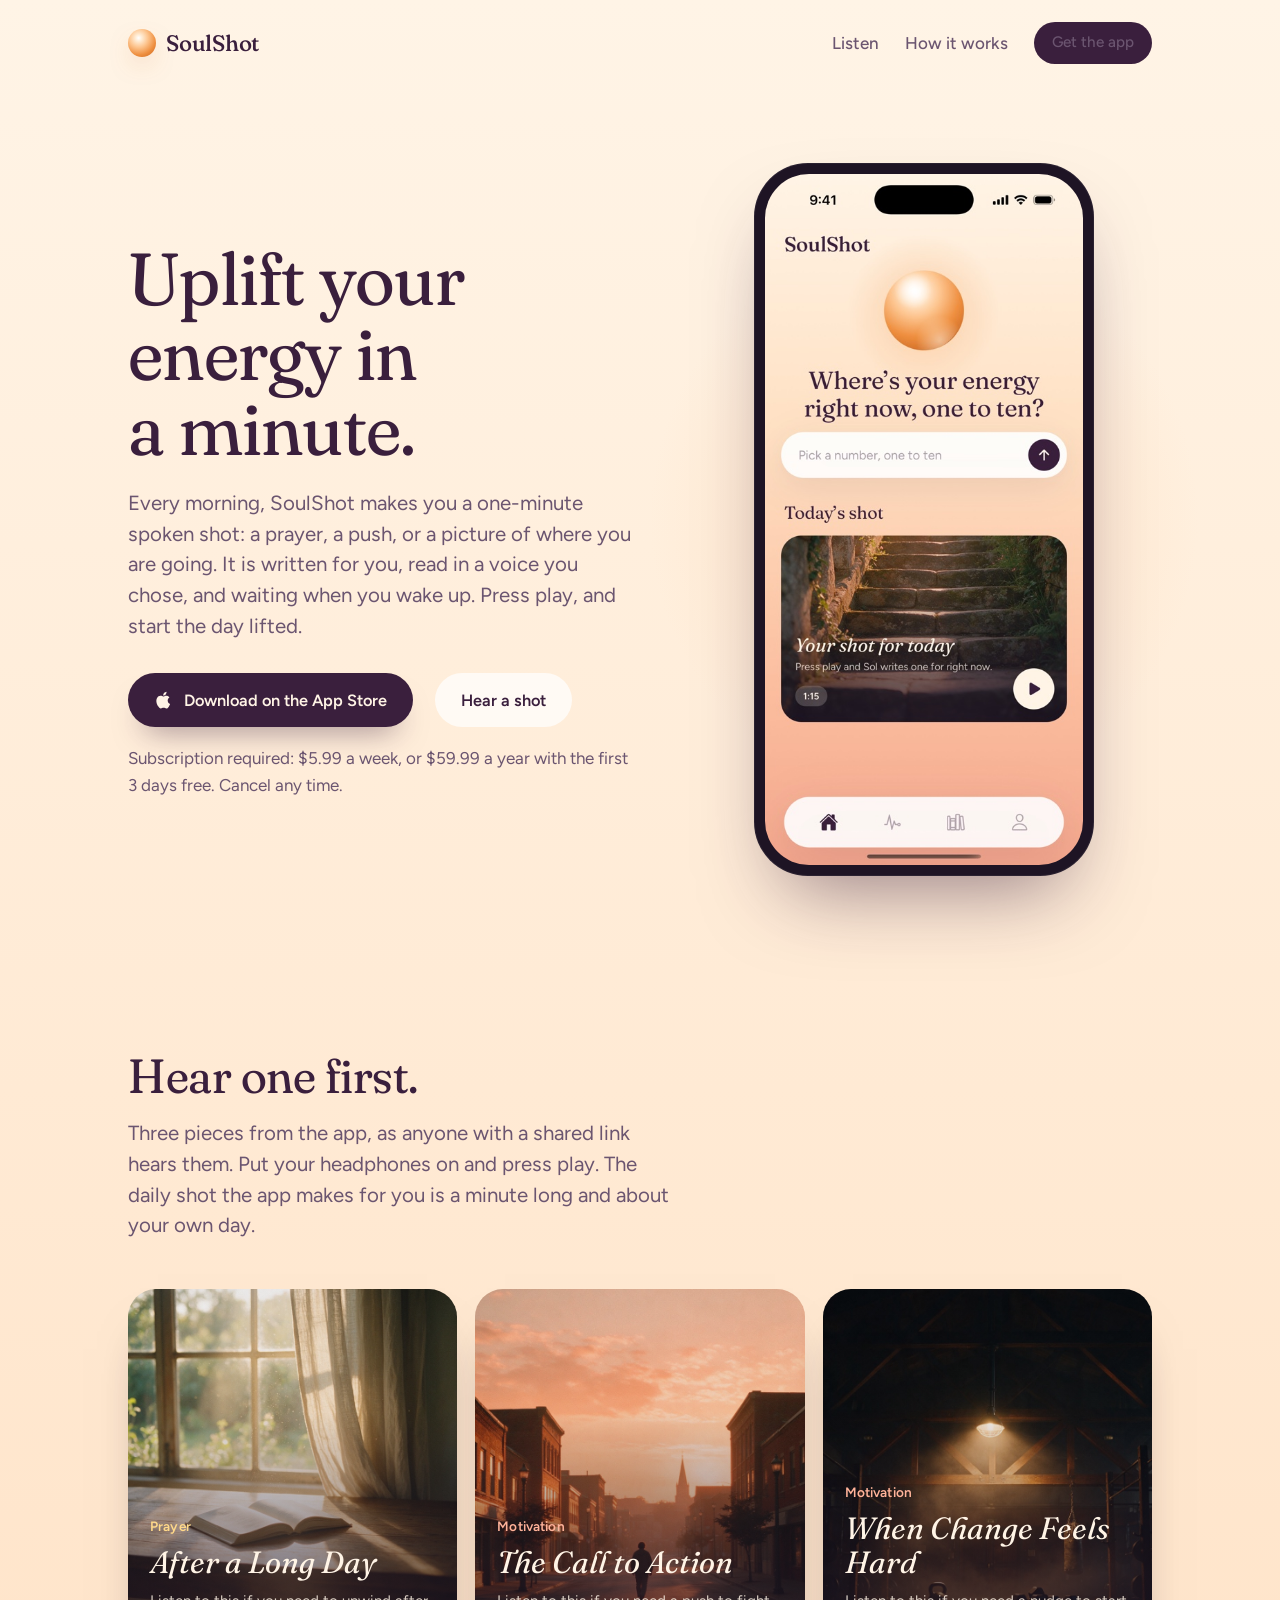
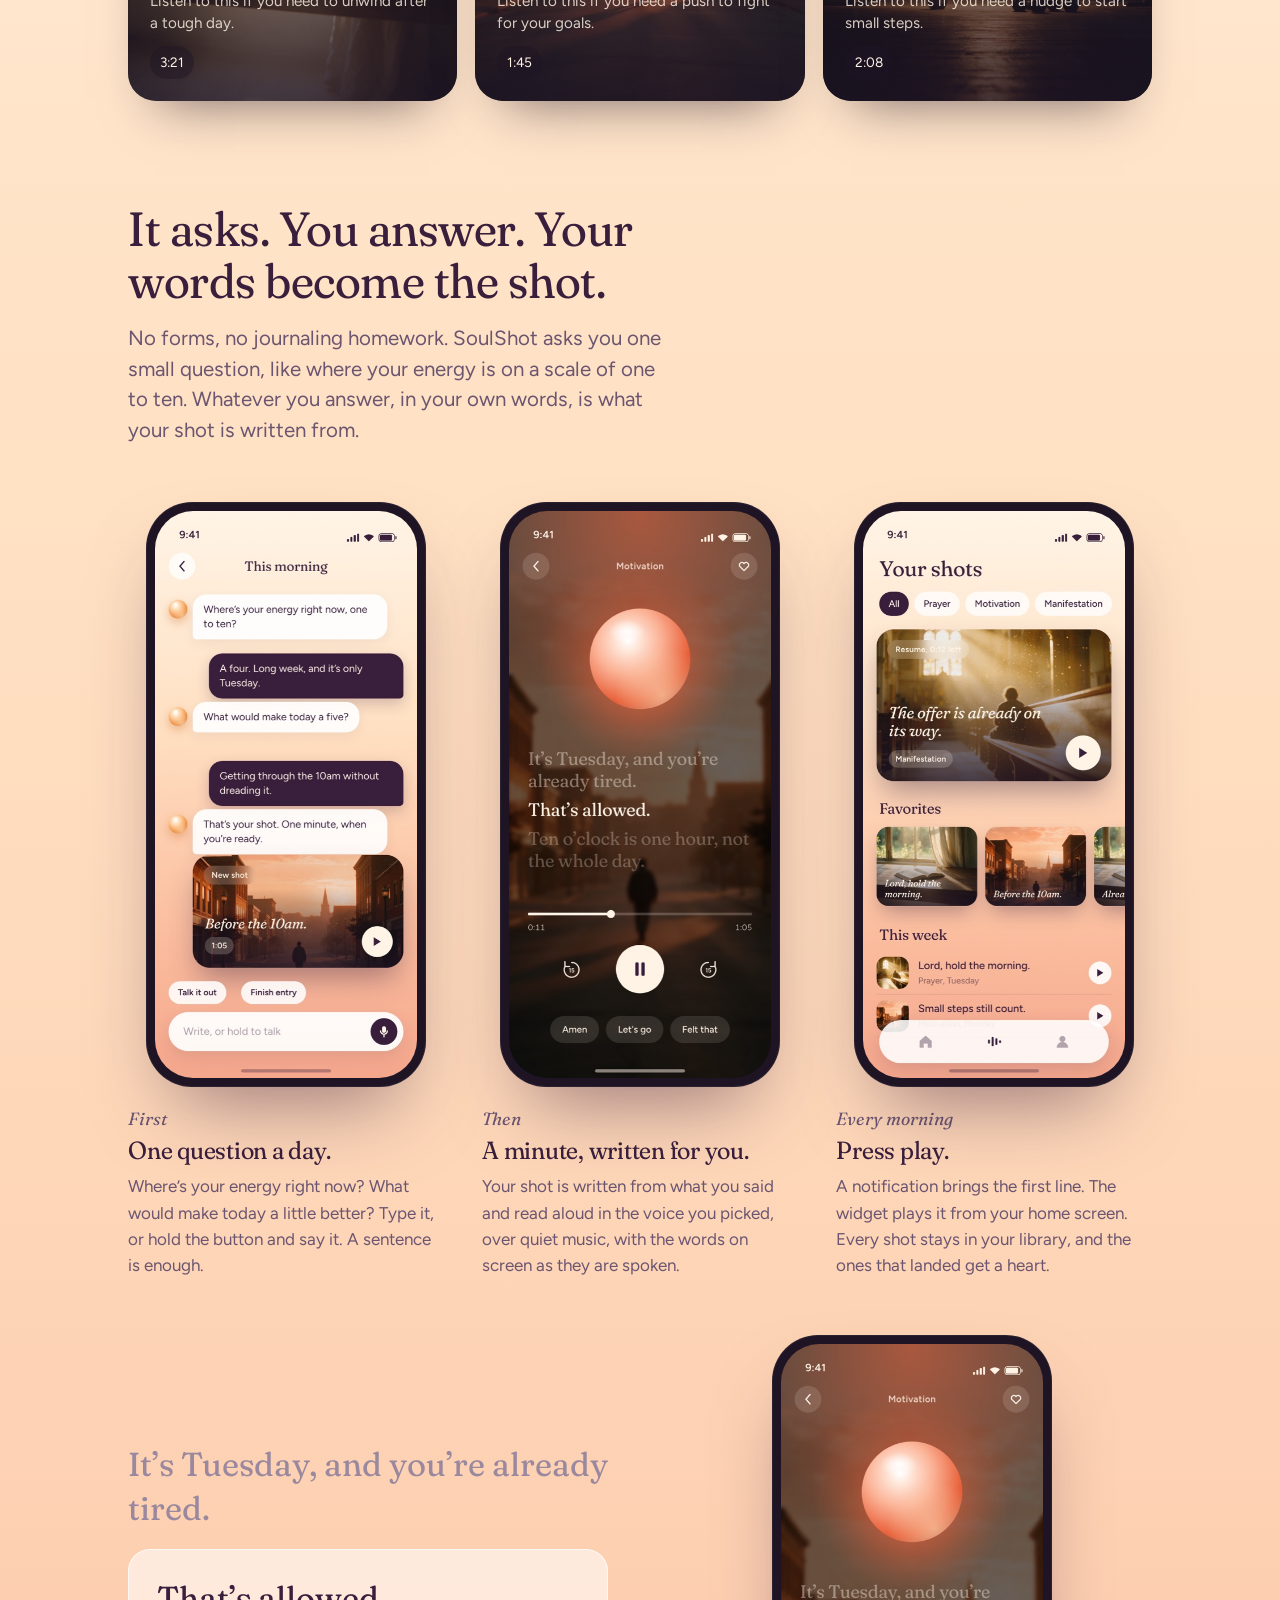
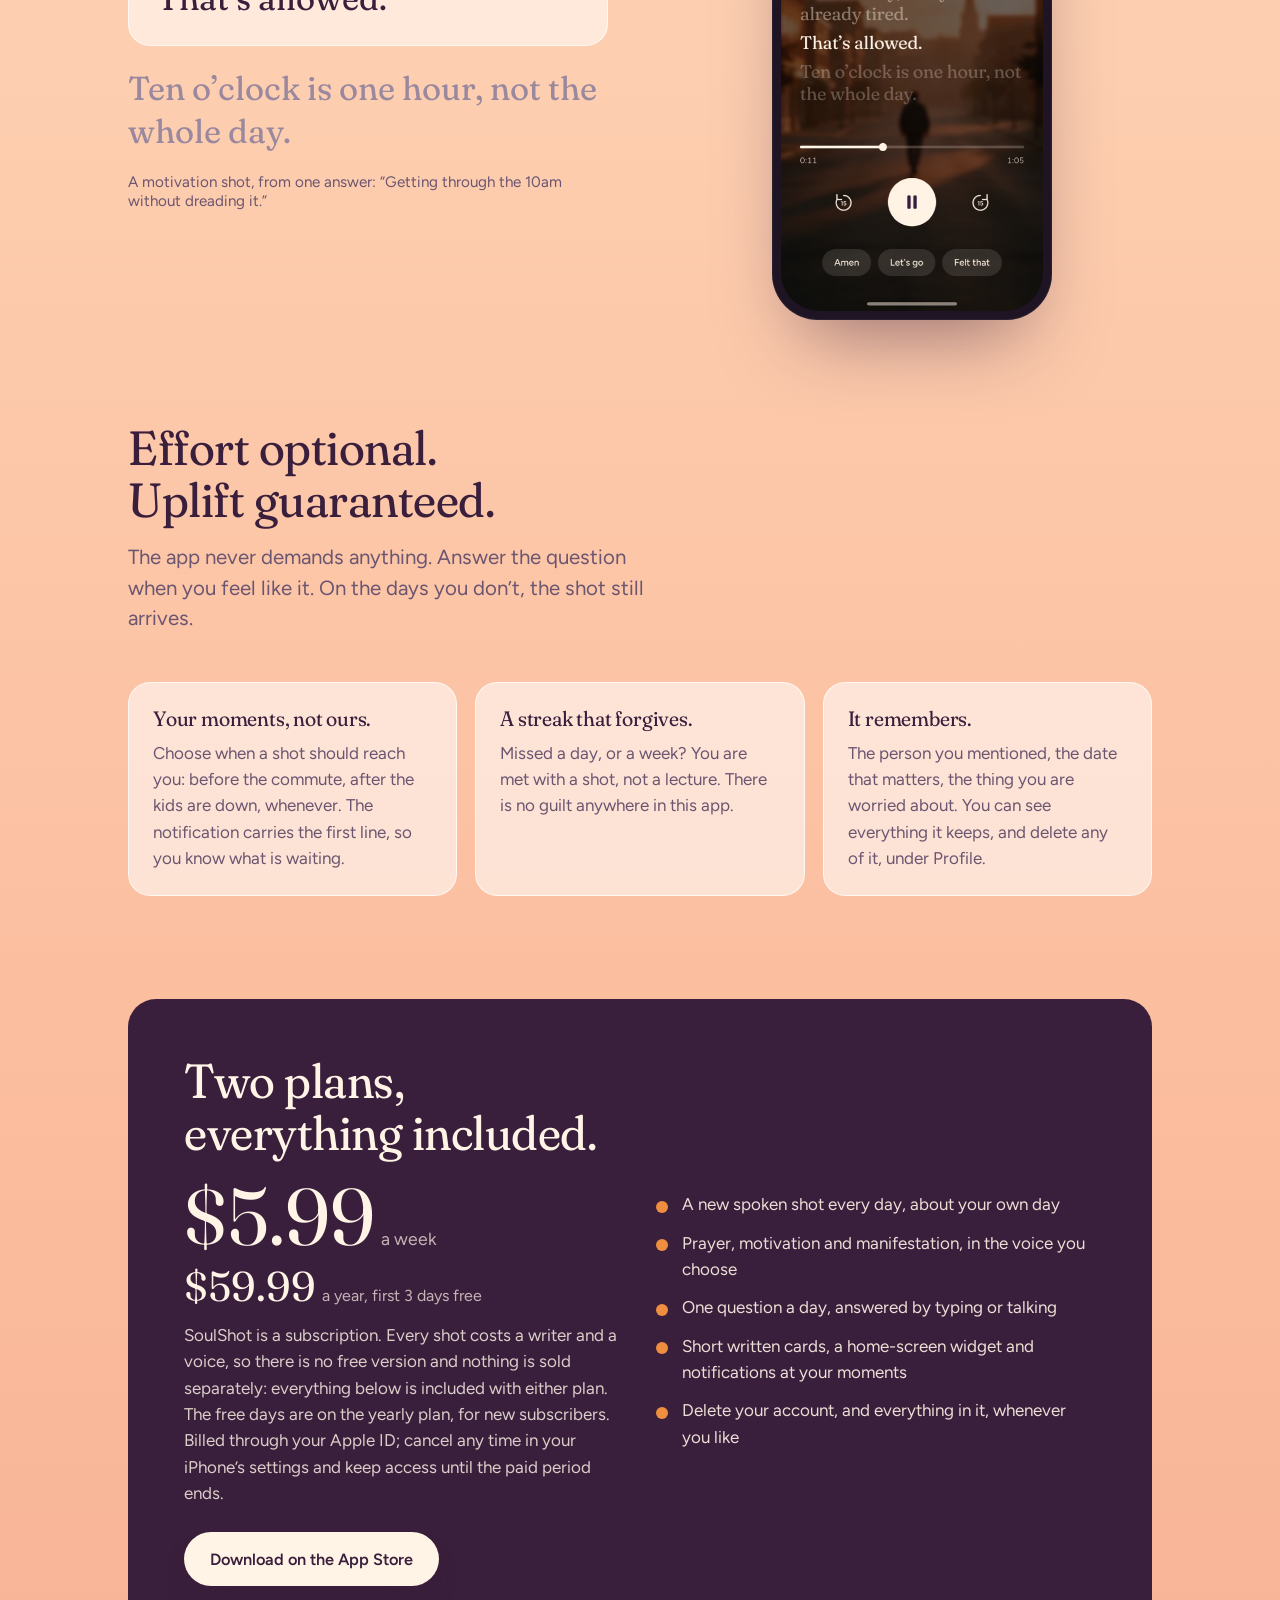
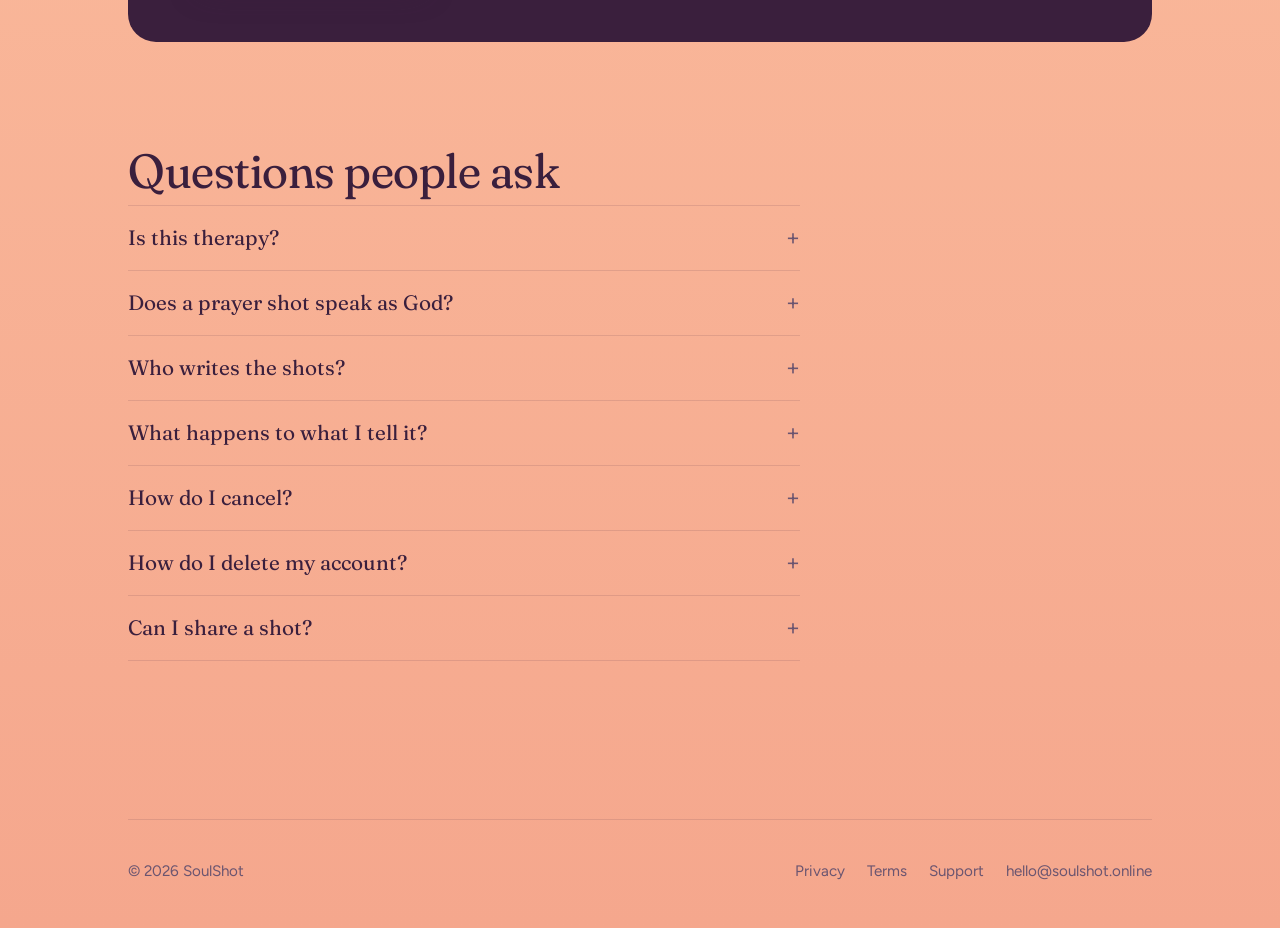
<file: index.html>
<!doctype html>
<html lang="en">
<head>
<meta charset="utf-8">
<meta name="viewport" content="width=device-width, initial-scale=1, viewport-fit=cover">
<title>SoulShot</title>
<meta name="description" content="Uplift your energy in a minute. A one-minute spoken shot of prayer, motivation or manifestation, made for you every morning. Press play. Subscription required.">
<link rel="canonical" href="https://soulshot.online/">
<meta property="og:type" content="website">
<meta property="og:site_name" content="SoulShot">
<meta property="og:title" content="SoulShot">
<meta property="og:description" content="Uplift your energy in a minute. A one-minute spoken shot of prayer, motivation or manifestation, made for you every morning.">
<meta property="og:url" content="https://soulshot.online/">
<meta property="og:image" content="https://soulshot.online/img/og.png">
<meta name="twitter:card" content="summary_large_image">
<meta name="theme-color" content="#FFF4E6">
<meta name="apple-itunes-app" content="app-id=6813150517">
<link rel="icon" href="img/favicon.png" type="image/png">
<link rel="apple-touch-icon" href="img/apple-touch-icon.png">
<link rel="preconnect" href="https://fonts.googleapis.com">
<link rel="preconnect" href="https://fonts.gstatic.com" crossorigin>
<link rel="stylesheet" href="https://fonts.googleapis.com/css2?family=Fraunces:ital,opsz,wght,SOFT@0,9..144,400;0,9..144,500;1,9..144,400;1,9..144,500&family=Figtree:wght@400;500;600&display=swap">
<link rel="stylesheet" href="site.css">
<script>
  // Shared shots used to open at the site root (?t=token). They now live at /s/.
  (function(){var q=location.search;if(/[?&]t=/.test(q)){location.replace('s/'+q+location.hash)}})();
</script>
</head>
<body>
<div class="sky">
<header class="wrap">
  <nav class="nav" aria-label="Site">
    <a class="brand" href="./"><span class="orb" aria-hidden="true"></span>SoulShot</a>
    <div class="nav-links">
      <a class="plain listen-only" href="#listen" hidden>Listen</a>
      <a class="plain" href="#how">How it works</a>
      <a class="btn sm" href="https://apps.apple.com/app/id6813150517">Get the app</a>
    </div>
  </nav>
</header>

<main class="wrap">
  <section class="hero" aria-labelledby="hero-title">
    <div class="hero-copy">
      <h1 id="hero-title">Uplift your energy in a minute.</h1>
      <p class="lede">Every morning, SoulShot makes you a one-minute spoken shot: a prayer, a push, or a picture of where you are going. It is written for you, read in a voice you chose, and waiting when you wake up. Press play, and start the day lifted.</p>
      <div class="hero-cta">
        <a class="btn" href="https://apps.apple.com/app/id6813150517">
          <svg viewBox="0 0 24 24" aria-hidden="true"><path d="M16.4 12.6c0-2.5 2-3.7 2.1-3.7-1.2-1.7-3-1.9-3.6-2-1.5-.2-3 .9-3.8.9-.8 0-2-.9-3.3-.8-1.7 0-3.2 1-4.1 2.5-1.8 3-.5 7.6 1.3 10.1.9 1.2 1.9 2.6 3.2 2.6 1.3-.1 1.8-.8 3.3-.8 1.6 0 2 .8 3.3.8 1.4 0 2.3-1.3 3.1-2.5 1-1.4 1.4-2.8 1.4-2.9-.1 0-2.9-1.1-2.9-4.2zM14 5.3c.7-.8 1.2-2 1-3.2-1 .1-2.2.7-2.9 1.5-.6.7-1.2 1.9-1.1 3.1 1.1.1 2.3-.6 3-1.4z"/></svg>
          Download on the App Store
        </a>
        <a class="btn ghost listen-only" href="#listen" hidden>Hear a shot</a>
      </div>
      <p class="hero-price">Subscription required: $5.99 a week, or $59.99 a year with the first 3 days free. Cancel any time.</p>
    </div>
    <div class="hero-art">
      <div class="orb-video" aria-hidden="true">
        <video autoplay muted loop playsinline src="img/orb.mp4"></video>
      </div>
      <div class="glow" aria-hidden="true"></div>
      <div class="phone">
        <img src="img/home.jpg" width="1000" height="2174" alt="The SoulShot home screen: the orb, the question ‘Where’s your energy right now, one to ten?’, and today’s shot ready to play." fetchpriority="high">
      </div>
    </div>
  </section>

  <section class="section" id="listen" aria-labelledby="listen-title">
    <div class="section-head">
      <h2 id="listen-title" data-live="Hear one first." data-still="Three kinds of shot. You choose.">Three kinds of shot. You choose.</h2>
      <p class="lede" id="listen-lede" data-live="Three pieces from the app, as anyone with a shared link hears them. Put your headphones on and press play. The daily shot the app makes for you is a minute long and about your own day." data-still="Pick the kind of lift you want, and change it whenever you like.">Pick the kind of lift you want, and change it whenever you like.</p>
    </div>
    <div class="lanes samples" id="samples">
      <article class="shot prayer sample" data-token="long-d6a1d5a7-d20a-48a1-bf06-2ded9d63ea09">
        <img src="img/prayer.jpg" alt="" loading="lazy">
        <div class="lane">Prayer</div>
        <div class="title">After a Long Day</div>
        <p class="desc">Listen to this if you need to unwind after a tough day.</p>
        <div class="bar" aria-hidden="true"><i></i></div>
        <div class="meta"><span class="dur">3:21</span><button class="play" type="button" aria-label="Play After a Long Day"><svg class="ic-play" viewBox="0 0 24 24"><path d="M8 5v14l11-7z"/></svg><svg class="ic-pause" viewBox="0 0 24 24"><path d="M6 5h4v14H6zm8 0h4v14h-4z"/></svg></button></div>
      </article>
      <article class="shot motivation sample" data-token="long-bce236e6-82da-464e-83e7-87c27c03a95f">
        <img src="img/motivation.jpg" alt="" loading="lazy">
        <div class="lane">Motivation</div>
        <div class="title">The Call to Action</div>
        <p class="desc">Listen to this if you need a push to fight for your goals.</p>
        <div class="bar" aria-hidden="true"><i></i></div>
        <div class="meta"><span class="dur">1:45</span><button class="play" type="button" aria-label="Play The Call to Action"><svg class="ic-play" viewBox="0 0 24 24"><path d="M8 5v14l11-7z"/></svg><svg class="ic-pause" viewBox="0 0 24 24"><path d="M6 5h4v14H6zm8 0h4v14h-4z"/></svg></button></div>
      </article>
      <article class="shot motivation sample" data-token="long-a0811104-c10b-48c2-85b3-9d3c6eac5b7a">
        <img src="img/fire.jpg" alt="" loading="lazy">
        <div class="lane">Motivation</div>
        <div class="title">When Change Feels Hard</div>
        <p class="desc">Listen to this if you need a nudge to start small steps.</p>
        <div class="bar" aria-hidden="true"><i></i></div>
        <div class="meta"><span class="dur">2:08</span><button class="play" type="button" aria-label="Play When Change Feels Hard"><svg class="ic-play" viewBox="0 0 24 24"><path d="M8 5v14l11-7z"/></svg><svg class="ic-pause" viewBox="0 0 24 24"><path d="M6 5h4v14H6zm8 0h4v14h-4z"/></svg></button></div>
      </article>
    </div>
    <div class="now" id="now" hidden>
      <div class="now-head"><span class="now-lane" id="now-lane"></span><span class="now-title serif" id="now-title"></span></div>
      <div class="now-words" id="now-words"></div>
    </div>
    <audio id="voice" preload="none"></audio>
    <audio id="bed" preload="none" loop></audio>
  </section>

  <section class="section" id="how" aria-labelledby="how-title">
    <div class="section-head">
      <h2 id="how-title">It asks. You answer. Your words become the shot.</h2>
      <p class="lede">No forms, no journaling homework. SoulShot asks you one small question, like where your energy is on a scale of one to ten. Whatever you answer, in your own words, is what your shot is written from.</p>
    </div>
    <div class="steps">
      <div class="step">
        <div class="phone sm"><img src="img/thread.jpg" width="1000" height="2164" alt="A conversation in the app: it asks where your energy is, you say a four, it asks what would make today a five." loading="lazy"></div>
        <div>
          <div class="step-num">First</div>
          <h3>One question a day.</h3>
          <p>Where’s your energy right now? What would make today a little better? Type it, or hold the button and say it. A sentence is enough.</p>
        </div>
      </div>
      <div class="step">
        <div class="phone sm"><img src="img/player.jpg" width="1000" height="2164" alt="The player: a dark photo, the orb, and the shot’s words lighting up line by line as they are spoken." loading="lazy"></div>
        <div>
          <div class="step-num">Then</div>
          <h3>A minute, written for you.</h3>
          <p>Your shot is written from what you said and read aloud in the voice you picked, over quiet music, with the words on screen as they are spoken.</p>
        </div>
      </div>
      <div class="step">
        <div class="phone sm"><img src="img/library.jpg" width="1000" height="2164" alt="The library: every shot kept as a photo card, with the ones you hearted." loading="lazy"></div>
        <div>
          <div class="step-num">Every morning</div>
          <h3>Press play.</h3>
          <p>A notification brings the first line. The widget plays it from your home screen. Every shot stays in your library, and the ones that landed get a heart.</p>
        </div>
      </div>
    </div>
    <div class="words">
      <div class="script" aria-label="Sample shot">
        <p>It’s Tuesday, and you’re already tired.</p>
        <p class="now">That’s allowed.</p>
        <p>Ten o’clock is one hour, not the whole day.</p>
        <small>A motivation shot, from one answer: “Getting through the 10am without dreading it.”</small>
      </div>
      <div class="phone sm"><img src="img/player.jpg" width="1000" height="2164" alt="" loading="lazy"></div>
    </div>
  </section>

  <section class="section" id="ritual" aria-labelledby="ritual-title">
    <div class="section-head">
      <h2 id="ritual-title">Effort optional. Uplift guaranteed.</h2>
      <p class="lede">The app never demands anything. Answer the question when you feel like it. On the days you don’t, the shot still arrives.</p>
    </div>
    <div class="ritual">
      <div>
        <h3>Your moments, not ours.</h3>
        <p>Choose when a shot should reach you: before the commute, after the kids are down, whenever. The notification carries the first line, so you know what is waiting.</p>
      </div>
      <div>
        <h3>A streak that forgives.</h3>
        <p>Missed a day, or a week? You are met with a shot, not a lecture. There is no guilt anywhere in this app.</p>
      </div>
      <div>
        <h3>It remembers.</h3>
        <p>The person you mentioned, the date that matters, the thing you are worried about. You can see everything it keeps, and delete any of it, under Profile.</p>
      </div>
    </div>
  </section>

  <section class="section" id="price" aria-labelledby="price-title">
    <div class="price">
      <div>
        <h2 id="price-title">Two plans, everything included.</h2>
        <div class="amount" style="margin-top:18px">$5.99<span>a week</span></div>
        <div class="amount alt">$59.99<span>a year, first 3 days free</span></div>
        <p>SoulShot is a subscription. Every shot costs a writer and a voice, so there is no free version and nothing is sold separately: everything below is included with either plan. The free days are on the yearly plan, for new subscribers. Billed through your Apple ID; cancel any time in your iPhone’s settings and keep access until the paid period ends.</p>
        <a class="btn" href="https://apps.apple.com/app/id6813150517" style="margin-top:26px">Download on the App Store</a>
      </div>
      <ul>
        <li>A new spoken shot every day, about your own day</li>
        <li>Prayer, motivation and manifestation, in the voice you choose</li>
        <li>One question a day, answered by typing or talking</li>
        <li>Short written cards, a home-screen widget and notifications at your moments</li>
        <li>Delete your account, and everything in it, whenever you like</li>
      </ul>
    </div>
  </section>

  <section class="section" id="faq" aria-labelledby="faq-title">
    <h2 id="faq-title">Questions people ask</h2>
    <div class="faq">
      <details>
        <summary>Is this therapy?</summary>
        <p>No. SoulShot asks a question and writes you a minute of encouragement from your answer. It is not medical, psychological, financial or legal advice. If something you write suggests you may be in danger, the app shows support resources instead of a reply.</p>
      </details>
      <details>
        <summary>Does a prayer shot speak as God?</summary>
        <p>Never. A prayer shot is written in your own voice, addressed to God as you understand God. It does not claim to know God’s will, and you can tell the app your tradition so the words fit.</p>
      </details>
      <details>
        <summary>Who writes the shots?</summary>
        <p>AI writes and voices them, from your own answers, with rules about what a shot may and may not say. A shot can still miss the point; tap thumbs-down and the next one learns from it.</p>
      </details>
      <details>
        <summary>What happens to what I tell it?</summary>
        <p>It is used for one thing: to write your shots. Entries are stored encrypted and only your account can read them. We do not sell your information or use it for ads. The <a href="privacy/">Privacy Policy</a> lists every company that touches it and why.</p>
      </details>
      <details>
        <summary>How do I cancel?</summary>
        <p>In your iPhone’s Settings: tap your name, then Subscriptions, then SoulShot. Cancel at least 24 hours before the current period ends (or before the free days end) to avoid the next charge. You keep access until then.</p>
      </details>
      <details>
        <summary>How do I delete my account?</summary>
        <p>Profile, then Delete account. It removes every entry, every shot and its audio, and everything the app remembered. It cannot be undone, and it does not cancel your subscription, so cancel first.</p>
      </details>
      <details>
        <summary>Can I share a shot?</summary>
        <p>Yes. Tap Share in the player and you get a link anyone can open in a browser, no app needed. Only that one shot is on the link.</p>
      </details>
    </div>
  </section>
</main>

<script>
(function(){
  // The hero clip: some browsers hold a muted autoplay until the page settles.
  var v=document.querySelector('.orb-video video');
  if(v){var go=function(){v.play().catch(function(){})};if(v.readyState>=2)go();else v.addEventListener('canplay',go,{once:true})}

  // The samples: three published long plays, fetched from the share function
  // by their public id (the same way a shared link plays), voice over the
  // lane's music bed. A card with no token stays a still card.
  var API='https://uipfkozpxhfnmvrdkhsc.supabase.co/functions/v1/share/';
  var voice=document.getElementById('voice'),bed=document.getElementById('bed');
  var cards=Array.prototype.slice.call(document.querySelectorAll('.sample'));
  var live=cards.filter(function(c){return c.dataset.token});
  var on=live.length>0,h=document.getElementById('listen-title'),l=document.getElementById('listen-lede');
  h.textContent=on?h.dataset.live:h.dataset.still;l.textContent=on?l.dataset.live:l.dataset.still;
  Array.prototype.forEach.call(document.querySelectorAll('.listen-only'),function(a){a.hidden=!on});
  cards.forEach(function(c){if(!c.dataset.token)c.classList.add('still')});
  var current=null,gain=0,fade=null;
  function fmt(s){s=Math.max(0,Math.round(s));return Math.floor(s/60)+':'+String(s%60).padStart(2,'0')}
  function ramp(to,ms,done){clearInterval(fade);var from=bed.volume,steps=10,i=0;fade=setInterval(function(){i++;bed.volume=Math.max(0,Math.min(1,from+(to-from)*i/steps));if(i>=steps){clearInterval(fade);done&&done()}},ms/steps)}
  var now=document.getElementById('now');
  function showWords(card,s){
    document.getElementById('now-lane').textContent=card.querySelector('.lane').textContent;
    document.getElementById('now-title').textContent=s.title||'';
    var w=document.getElementById('now-words');w.innerHTML='';
    String(s.script||'').split(/\n+/).forEach(function(p){p=p.trim();if(!p)return;var el=document.createElement('p');el.textContent=p;w.appendChild(el)});
    now.hidden=false;
  }
  function stop(){if(!current)return;voice.pause();current.classList.remove('playing');current.querySelector('.bar i').style.width='0';current=null}
  live.forEach(function(card){
    var btn=card.querySelector('.play'),shot=null;
    fetch(API+encodeURIComponent(card.dataset.token)+'?format=json',{headers:{accept:'application/json'}})
      .then(function(r){if(!r.ok)throw 0;return r.json()})
      .then(function(s){shot=s;if(s.title)card.querySelector('.title').textContent=s.title;if(s.durationSeconds)card.querySelector('.dur').textContent=fmt(s.durationSeconds)})
      .catch(function(){card.classList.add('still')});
    btn.addEventListener('click',function(){
      if(current===card){if(voice.paused){voice.play()}else{voice.pause()}return}
      if(!shot||!shot.audioUrl)return;
      stop();current=card;showWords(card,shot);
      voice.src=shot.audioUrl;
      gain=shot.bed&&shot.bed.url?Math.max(0,Math.min(1,shot.bed.gain||0.3)):0;
      if(gain){bed.src=shot.bed.url;bed.volume=0}
      voice.play().catch(function(){});
    });
  });
  voice.addEventListener('play',function(){if(!current)return;current.classList.add('playing');current.querySelector('.play').setAttribute('aria-label','Pause');if(gain){bed.play().catch(function(){});ramp(gain,900)}});
  voice.addEventListener('pause',function(){if(!current)return;current.classList.remove('playing');current.querySelector('.play').setAttribute('aria-label','Play');if(gain&&!voice.ended)ramp(0,400,function(){bed.pause()})});
  voice.addEventListener('timeupdate',function(){if(current&&voice.duration)current.querySelector('.bar i').style.width=(voice.currentTime/voice.duration*100)+'%'});
  voice.addEventListener('ended',function(){if(gain)ramp(0,1500,function(){bed.pause();bed.currentTime=0});stop()});
})();
</script>

<footer class="wrap">
  <div class="foot">
    <div>© 2026 SoulShot</div>
    <nav aria-label="Legal">
      <a href="privacy/">Privacy</a>
      <a href="terms/">Terms</a>
      <a href="support/">Support</a>
      <a href="mailto:hello@soulshot.online">hello@soulshot.online</a>
    </nav>
  </div>
</footer>
</div>
</body>
</html>
</file>
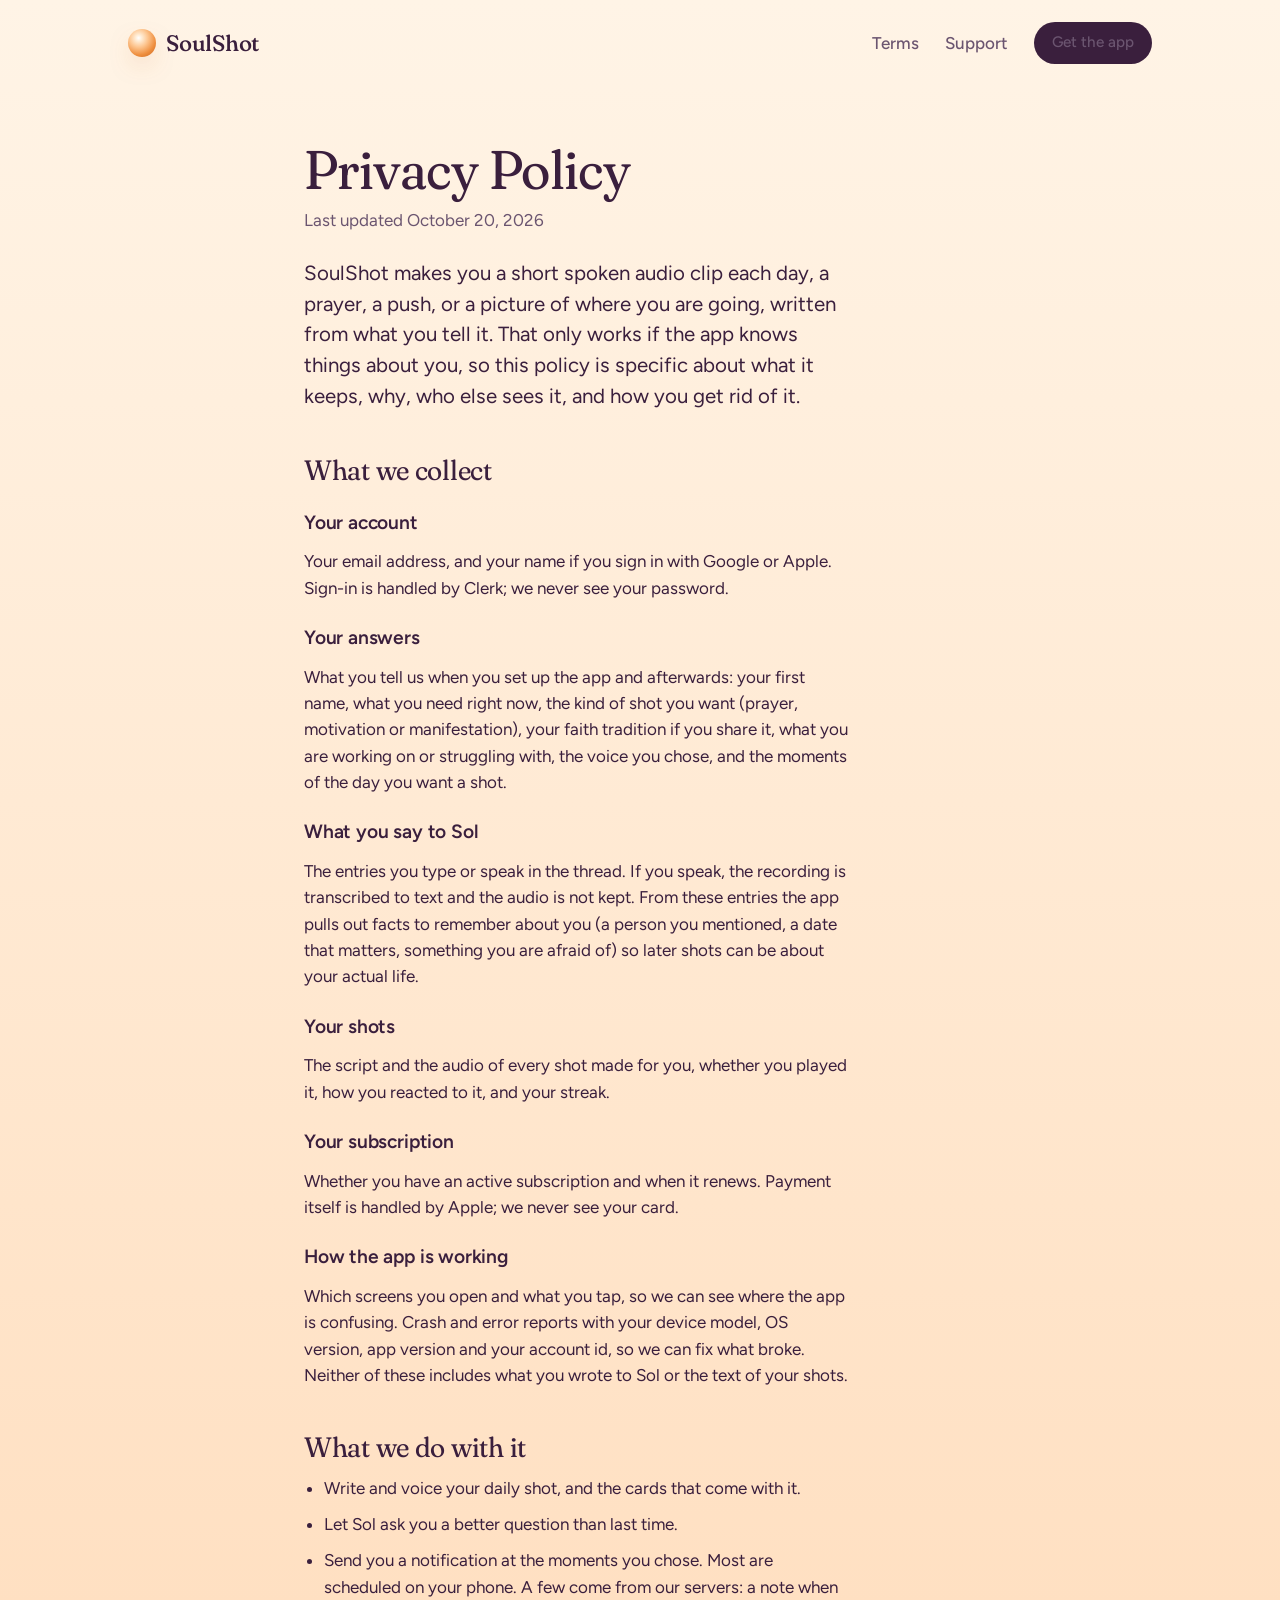
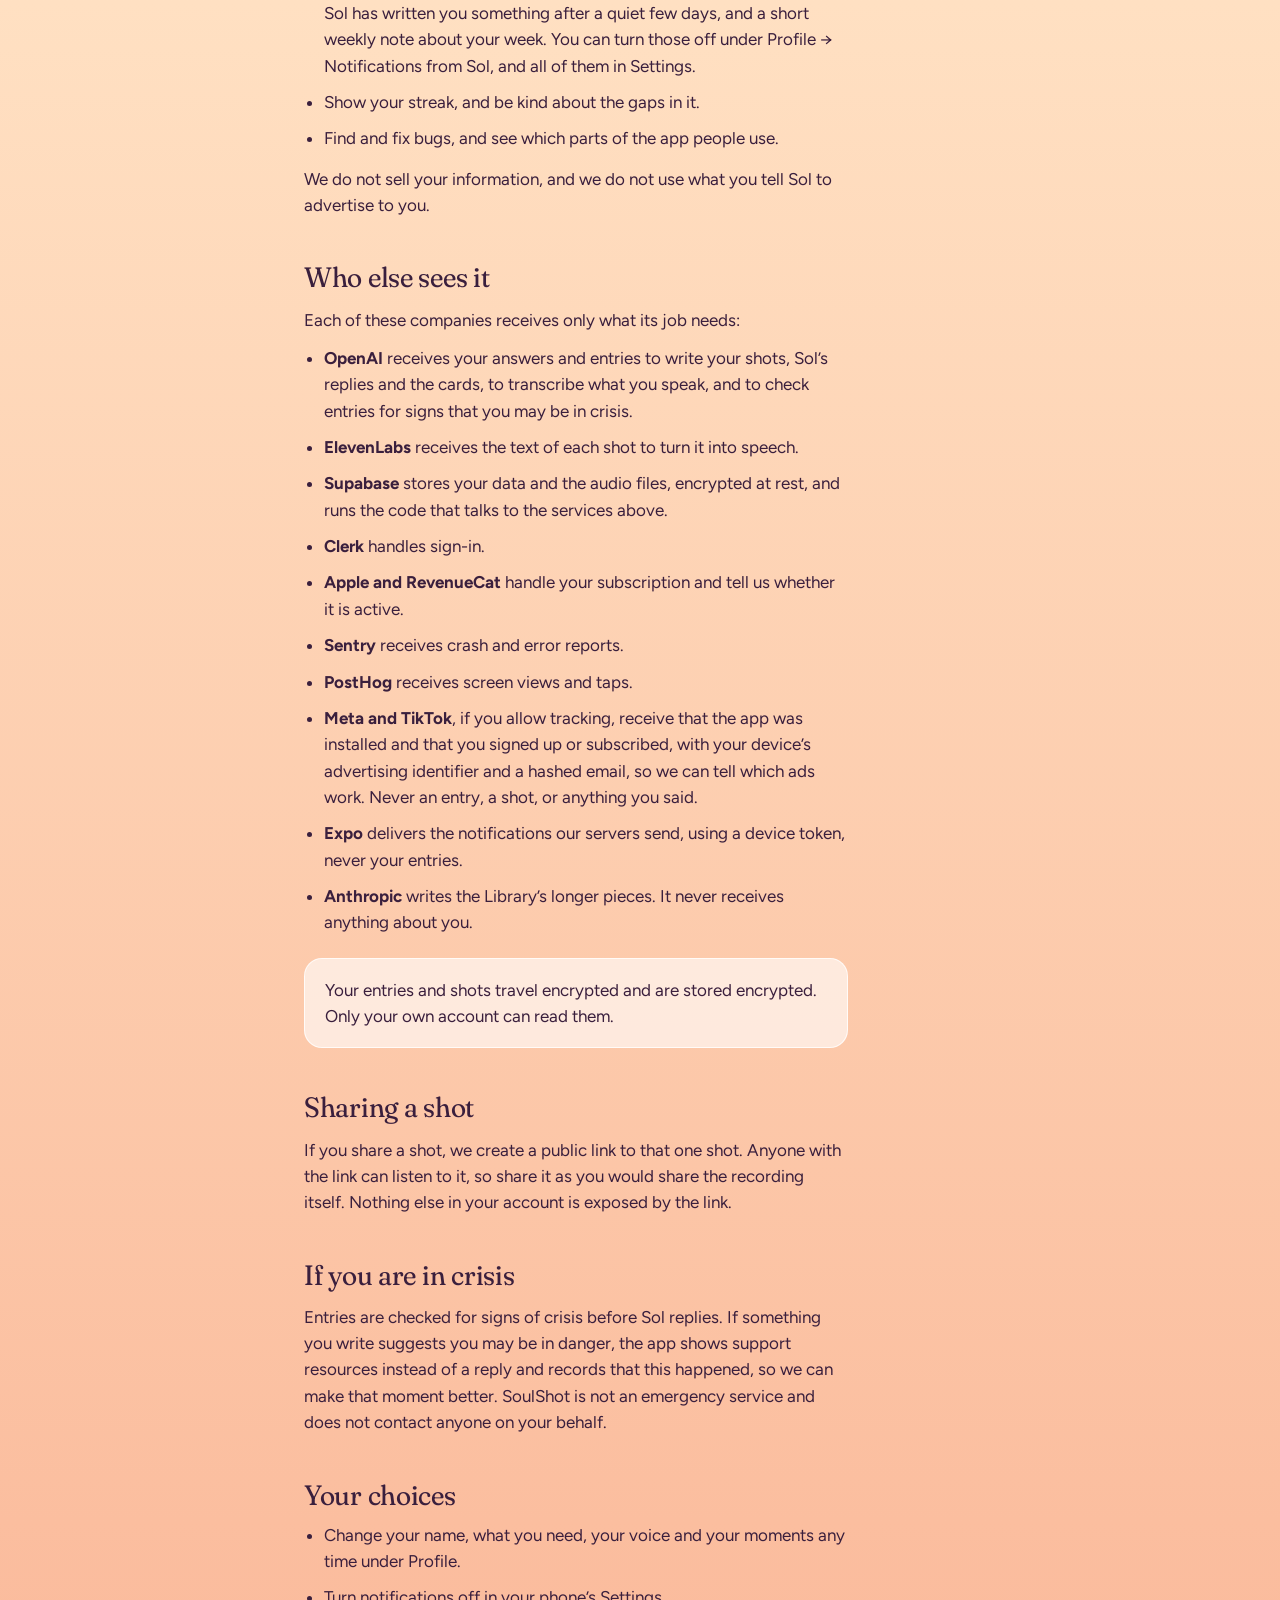
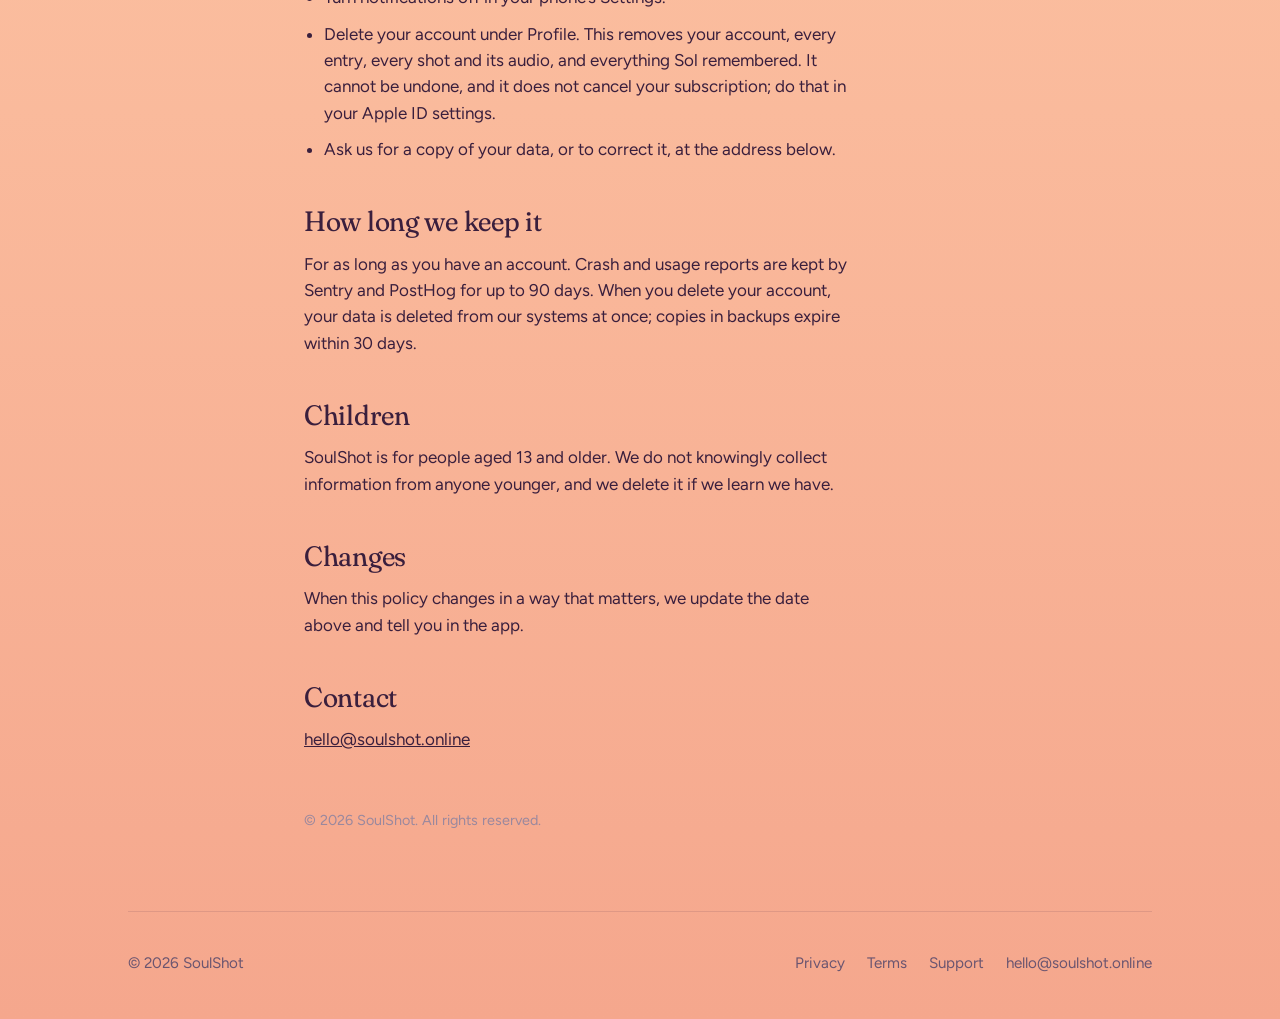
<file: privacy/index.html>
<!doctype html>
<html lang="en">
<head>
<meta charset="utf-8">
<meta name="viewport" content="width=device-width, initial-scale=1, viewport-fit=cover">
<title>Privacy Policy · SoulShot</title>
<meta name="description" content="What SoulShot keeps about you, why, who else sees it, and how you get rid of it.">
<link rel="canonical" href="https://soulshot.online/privacy/">
<meta name="theme-color" content="#FFF4E6">
<link rel="icon" href="../img/favicon.png" type="image/png">
<link rel="apple-touch-icon" href="../img/apple-touch-icon.png">
<link rel="preconnect" href="https://fonts.googleapis.com">
<link rel="preconnect" href="https://fonts.gstatic.com" crossorigin>
<link rel="stylesheet" href="https://fonts.googleapis.com/css2?family=Fraunces:ital,opsz,wght,SOFT@0,9..144,400;0,9..144,500;1,9..144,400&family=Figtree:wght@400;500;600&display=swap">
<link rel="stylesheet" href="../site.css">
</head>
<body>
<div class="sky">
<header class="wrap">
  <nav class="nav" aria-label="Site">
    <a class="brand" href="../"><span class="orb" aria-hidden="true"></span>SoulShot</a>
    <div class="nav-links">
      <a class="plain" href="../terms/">Terms</a>
      <a class="plain" href="../support/">Support</a>
      <a class="btn sm" href="https://apps.apple.com/app/id6813150517">Get the app</a>
    </div>
  </nav>
</header>

<main class="narrow doc">
  <h1>Privacy Policy</h1>
  <p class="updated">Last updated October 20, 2026</p>

  <p class="lede">SoulShot makes you a short spoken audio clip each day, a prayer, a push, or a picture of where you are going, written from what you tell it. That only works if the app knows things about you, so this policy is specific about what it keeps, why, who else sees it, and how you get rid of it.</p>

  <h2>What we collect</h2>

  <h3>Your account</h3>
  <p>Your email address, and your name if you sign in with Google or Apple. Sign-in is handled by Clerk; we never see your password.</p>

  <h3>Your answers</h3>
  <p>What you tell us when you set up the app and afterwards: your first name, what you need right now, the kind of shot you want (prayer, motivation or manifestation), your faith tradition if you share it, what you are working on or struggling with, the voice you chose, and the moments of the day you want a shot.</p>

  <h3>What you say to Sol</h3>
  <p>The entries you type or speak in the thread. If you speak, the recording is transcribed to text and the audio is not kept. From these entries the app pulls out facts to remember about you (a person you mentioned, a date that matters, something you are afraid of) so later shots can be about your actual life.</p>

  <h3>Your shots</h3>
  <p>The script and the audio of every shot made for you, whether you played it, how you reacted to it, and your streak.</p>

  <h3>Your subscription</h3>
  <p>Whether you have an active subscription and when it renews. Payment itself is handled by Apple; we never see your card.</p>

  <h3>How the app is working</h3>
  <p>Which screens you open and what you tap, so we can see where the app is confusing. Crash and error reports with your device model, OS version, app version and your account id, so we can fix what broke. Neither of these includes what you wrote to Sol or the text of your shots.</p>

  <h2>What we do with it</h2>
  <ul>
    <li>Write and voice your daily shot, and the cards that come with it.</li>
    <li>Let Sol ask you a better question than last time.</li>
    <li>Send you a notification at the moments you chose. Most are scheduled on your phone. A few come from our servers: a note when Sol has written you something after a quiet few days, and a short weekly note about your week. You can turn those off under Profile → Notifications from Sol, and all of them in Settings.</li>
    <li>Show your streak, and be kind about the gaps in it.</li>
    <li>Find and fix bugs, and see which parts of the app people use.</li>
  </ul>
  <p>We do not sell your information, and we do not use what you tell Sol to advertise to you.</p>

  <h2>Who else sees it</h2>
  <p>Each of these companies receives only what its job needs:</p>
  <ul>
    <li><strong>OpenAI</strong> receives your answers and entries to write your shots, Sol’s replies and the cards, to transcribe what you speak, and to check entries for signs that you may be in crisis.</li>
    <li><strong>ElevenLabs</strong> receives the text of each shot to turn it into speech.</li>
    <li><strong>Supabase</strong> stores your data and the audio files, encrypted at rest, and runs the code that talks to the services above.</li>
    <li><strong>Clerk</strong> handles sign-in.</li>
    <li><strong>Apple and RevenueCat</strong> handle your subscription and tell us whether it is active.</li>
    <li><strong>Sentry</strong> receives crash and error reports.</li>
    <li><strong>PostHog</strong> receives screen views and taps.</li>
    <li><strong>Meta and TikTok</strong>, if you allow tracking, receive that the app was installed and that you signed up or subscribed, with your device’s advertising identifier and a hashed email, so we can tell which ads work. Never an entry, a shot, or anything you said.</li>
    <li><strong>Expo</strong> delivers the notifications our servers send, using a device token, never your entries.</li>
    <li><strong>Anthropic</strong> writes the Library’s longer pieces. It never receives anything about you.</li>
  </ul>
  <div class="note">Your entries and shots travel encrypted and are stored encrypted. Only your own account can read them.</div>

  <h2>Sharing a shot</h2>
  <p>If you share a shot, we create a public link to that one shot. Anyone with the link can listen to it, so share it as you would share the recording itself. Nothing else in your account is exposed by the link.</p>

  <h2>If you are in crisis</h2>
  <p>Entries are checked for signs of crisis before Sol replies. If something you write suggests you may be in danger, the app shows support resources instead of a reply and records that this happened, so we can make that moment better. SoulShot is not an emergency service and does not contact anyone on your behalf.</p>

  <h2>Your choices</h2>
  <ul>
    <li>Change your name, what you need, your voice and your moments any time under Profile.</li>
    <li>Turn notifications off in your phone’s Settings.</li>
    <li>Delete your account under Profile. This removes your account, every entry, every shot and its audio, and everything Sol remembered. It cannot be undone, and it does not cancel your subscription; do that in your Apple ID settings.</li>
    <li>Ask us for a copy of your data, or to correct it, at the address below.</li>
  </ul>

  <h2>How long we keep it</h2>
  <p>For as long as you have an account. Crash and usage reports are kept by Sentry and PostHog for up to 90 days. When you delete your account, your data is deleted from our systems at once; copies in backups expire within 30 days.</p>

  <h2>Children</h2>
  <p>SoulShot is for people aged 13 and older. We do not knowingly collect information from anyone younger, and we delete it if we learn we have.</p>

  <h2>Changes</h2>
  <p>When this policy changes in a way that matters, we update the date above and tell you in the app.</p>

  <h2>Contact</h2>
  <p><a href="mailto:hello@soulshot.online?subject=Privacy">hello@soulshot.online</a></p>

  <p class="copyright">© 2026 SoulShot. All rights reserved.</p>
</main>

<footer class="wrap">
  <div class="foot">
    <div>© 2026 SoulShot</div>
    <nav aria-label="Legal">
      <a href="../privacy/">Privacy</a>
      <a href="../terms/">Terms</a>
      <a href="../support/">Support</a>
      <a href="mailto:hello@soulshot.online">hello@soulshot.online</a>
    </nav>
  </div>
</footer>
</div>
</body>
</html>
</file>
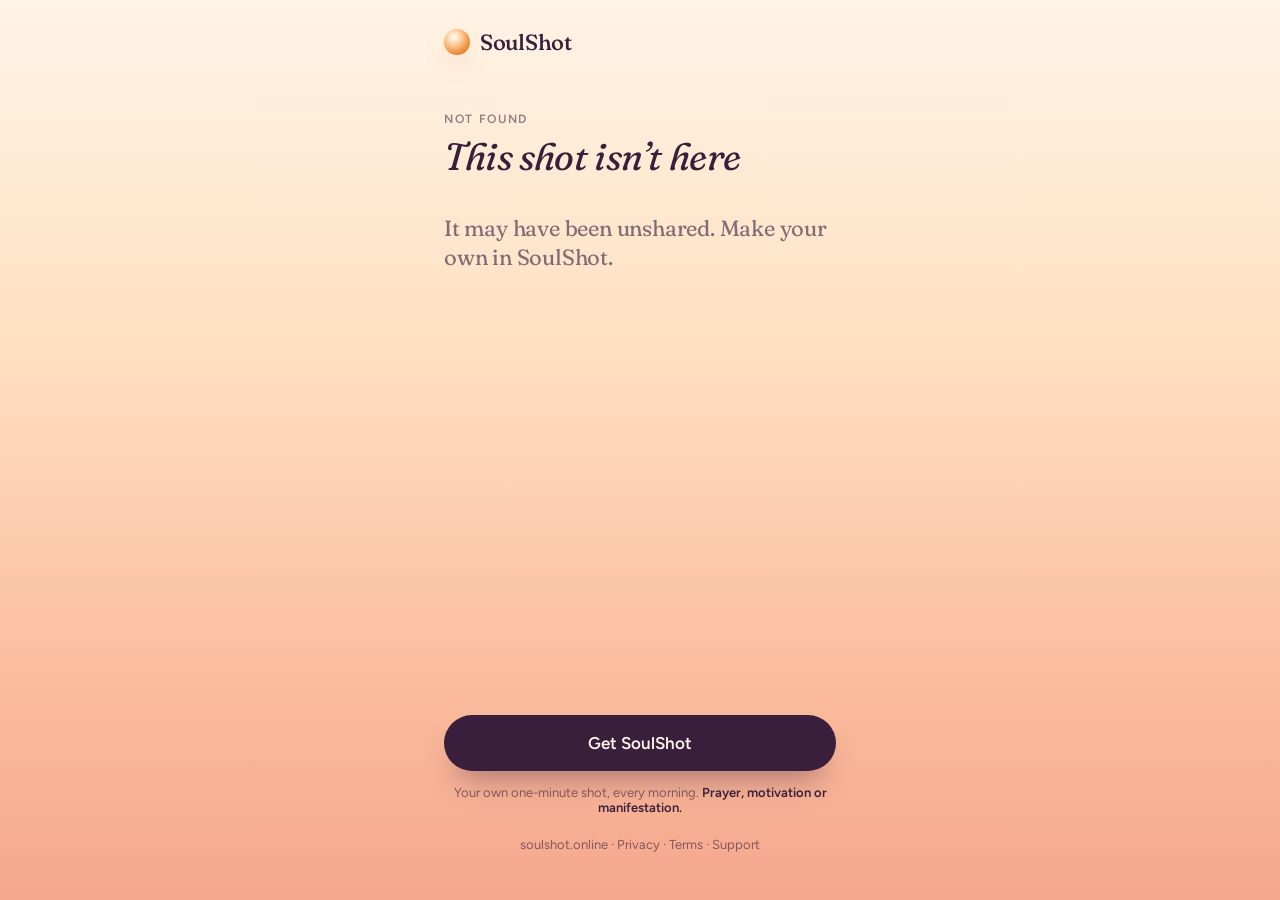
<file: s/index.html>
<!doctype html>
<html lang="en">
<head>
<meta charset="utf-8">
<meta name="viewport" content="width=device-width, initial-scale=1, viewport-fit=cover">
<title>A shot, shared with you · SoulShot</title>
<meta name="description" content="A one-minute shot from SoulShot. Tap to listen.">
<meta property="og:title" content="A SoulShot, shared with you">
<meta property="og:description" content="A one-minute shot. Tap to listen.">
<meta property="og:site_name" content="SoulShot">
<meta name="twitter:card" content="summary">
<meta property="og:url" content="https://soulshot.online/s/">
<link rel="icon" href="../img/favicon.png" type="image/png">
<link rel="apple-touch-icon" href="../img/apple-touch-icon.png">
<meta name="apple-itunes-app" content="app-id=6813150517">
<meta name="theme-color" content="#FFF4E6">
<link rel="preconnect" href="https://fonts.gstatic.com" crossorigin>
<link rel="stylesheet" href="https://fonts.googleapis.com/css2?family=Fraunces:ital,opsz,wght,SOFT@0,9..144,400;0,9..144,500;1,9..144,400&family=Figtree:wght@400;500;600&display=swap">
<style>
  :root{--plum:#3A1F3D;--night:#1E1424;--cream:#FFF4E6;--peach:#FFE0C2;--salmon:#F5A78D;--sun:#EE8E3E;--lane:#E9633C}
  *{box-sizing:border-box}
  html,body{margin:0;min-height:100%}
  body{font-family:Figtree,-apple-system,"Segoe UI",sans-serif;color:var(--plum);background:linear-gradient(180deg,var(--cream) 0%,var(--peach) 38%,#FBBE9F 74%,var(--salmon) 100%) fixed;-webkit-font-smoothing:antialiased}
  .wrap{max-width:440px;margin:0 auto;padding:max(28px,env(safe-area-inset-top)) 24px 48px;min-height:100vh;display:flex;flex-direction:column}
  .brand{display:flex;align-items:center;gap:10px;font-family:Fraunces,Georgia,serif;font-variation-settings:"SOFT" 60;font-weight:500;font-size:22px;letter-spacing:-.3px}
  .orb{width:26px;height:26px;border-radius:50%;background:radial-gradient(circle at 38% 32%,#fff 0%,#FFEBD3 13%,#FDC58F 36%,#EE8E3E 66%,#C4611E 100%);box-shadow:0 10px 24px -8px rgba(200,100,30,.55);animation:breathe 4.4s ease-in-out infinite}
  @keyframes breathe{50%{transform:scale(1.06)}}
  .eyebrow{margin-top:56px;font-size:12px;font-weight:600;letter-spacing:.14em;text-transform:uppercase;color:rgba(58,31,61,.55)}
  h1{font-family:Fraunces,Georgia,serif;font-variation-settings:"SOFT" 60;font-style:italic;font-weight:400;font-size:38px;line-height:1.08;letter-spacing:-.4px;margin:10px 0 0;text-wrap:balance;min-height:1.1em}
  .lane{display:inline-block;align-self:flex-start;margin-top:8px;padding:5px 10px;border-radius:999px;background:rgba(255,255,255,.7);font-size:12px;font-weight:600;color:var(--lane);text-transform:capitalize}
  .player{margin-top:28px;display:flex;align-items:center;gap:16px}
  button.play{width:72px;height:72px;border-radius:50%;border:0;background:var(--plum);color:var(--cream);display:grid;place-items:center;cursor:pointer;box-shadow:0 18px 30px -14px rgba(58,31,61,.5);flex:0 0 auto}
  button.play svg{width:26px;height:26px;fill:currentColor}
  button.play .pause{display:none}
  button.play.on .play{display:none}
  button.play.on .pause{display:block}
  .track{flex:1}
  .bar{height:4px;border-radius:4px;background:rgba(58,31,61,.18);overflow:hidden}
  .fill{height:100%;width:0;background:var(--plum);border-radius:4px;transition:width .2s linear}
  .times{display:flex;justify-content:space-between;font-size:12px;color:rgba(58,31,61,.6);margin-top:8px;font-variant-numeric:tabular-nums}
  .words{margin-top:36px;font-family:Fraunces,Georgia,serif;font-variation-settings:"SOFT" 60;font-size:22px;line-height:1.35;letter-spacing:-.2px}
  .words p{margin:0 0 14px}
  .quiet{color:rgba(58,31,61,.62)}
  .get{margin-top:auto;padding-top:48px}
  a.cta{display:flex;align-items:center;justify-content:center;height:56px;border-radius:999px;background:var(--plum);color:var(--cream);text-decoration:none;font-weight:600;font-size:17px;box-shadow:0 18px 30px -14px rgba(58,31,61,.5)}
  .foot{margin-top:14px;text-align:center;font-size:13px;color:rgba(58,31,61,.6)}
  .foot b{font-weight:600;color:var(--plum)}
  .foot.links{margin-top:22px}.foot.links a{color:inherit;text-decoration:none}.foot.links a:hover{text-decoration:underline}
  [hidden]{display:none!important}
  @media (prefers-reduced-motion:reduce){.fill{transition:none}.orb{animation:none}}
</style>
</head>
<body>
<div class="wrap">
  <a class="brand" href="../" style="text-decoration:none;color:inherit"><span class="orb"></span>SoulShot</a>
  <div class="eyebrow" id="eyebrow">A shot, shared with you</div>
  <h1 id="title"></h1>
  <span class="lane" id="lane" hidden></span>
  <div class="player" id="player" hidden>
    <button class="play" id="play" aria-label="Play">
      <svg class="play" viewBox="0 0 24 24"><path d="M8 5v14l11-7z"/></svg>
      <svg class="pause" viewBox="0 0 24 24"><path d="M6 5h4v14H6zm8 0h4v14h-4z"/></svg>
    </button>
    <div class="track"><div class="bar"><div class="fill" id="fill"></div></div>
      <div class="times"><span id="now">0:00</span><span id="end">1:15</span></div>
    </div>
  </div>
  <audio id="audio" preload="metadata"></audio>
  <audio id="bed" preload="auto" loop></audio>
  <div class="words" id="words"><p class="quiet">Opening…</p></div>
  <div class="get">
    <a class="cta" id="cta" href="https://apps.apple.com/app/id6813150517">Get SoulShot</a>
    <div class="foot">Your own one-minute shot, every morning. <b>Prayer, motivation or manifestation.</b></div>
    <div class="foot links"><a href="../">soulshot.online</a> · <a href="../privacy/">Privacy</a> · <a href="../terms/">Terms</a> · <a href="../support/">Support</a></div>
  </div>
</div>
<script>
(function(){
  // The shot comes from the SoulShot backend by its share token; only shots
  // their owner shared have one, and the link names nothing else.
  var API='https://uipfkozpxhfnmvrdkhsc.supabase.co/functions/v1/share/';
  var LANE={prayer:'#D9A23F',motivation:'#E9633C',manifestation:'#7F63C8'};
  var q=new URLSearchParams(location.search);
  var token=q.get('t')||(location.hash||'').replace(/^#/,'');
  var $=function(id){return document.getElementById(id)};
  function fmt(s){s=Math.max(0,Math.round(s));return Math.floor(s/60)+':'+String(s%60).padStart(2,'0')}
  function notFound(){
    $('eyebrow').textContent='Not found';
    $('title').textContent='This shot isn’t here';
    $('words').innerHTML='<p class="quiet">It may have been unshared. Make your own in SoulShot.</p>';
  }
  if(!token||!/^[A-Za-z0-9_-]{6,64}$/.test(token)){notFound();return}
  fetch(API+encodeURIComponent(token)+'?format=json',{headers:{accept:'application/json'}})
    .then(function(r){if(!r.ok)throw new Error(String(r.status));return r.json()})
    .then(function(shot){
      document.title=shot.title+' · SoulShot';
      $('title').textContent=shot.title;
      var lane=$('lane');lane.textContent=shot.lane;lane.style.color=LANE[shot.lane]||LANE.motivation;lane.hidden=false;
      var words=$('words');words.innerHTML='';
      String(shot.script||'').split(/(?<=[.!?…]["'”’)\]]*)\s+/).forEach(function(s){s=s.trim();if(!s)return;var p=document.createElement('p');p.textContent=s;words.appendChild(p)});
      if(shot.appStoreUrl)$('cta').href=shot.appStoreUrl;
      if(!shot.audioUrl)return;
      var a=$('audio'),b=$('play'),f=$('fill'),n=$('now'),m=$('bed');
      a.src=shot.audioUrl;
      // The music under the voice, as the app plays it: the delivery's own
      // bed, looping quietly, in with the voice and out with the last word.
      var bed=shot.bed&&shot.bed.url?shot.bed:null,gain=bed?Math.max(0,Math.min(1,bed.gain||0.3)):0,fade=null;
      if(bed){m.src=bed.url;m.volume=gain}
      function ramp(to,ms,done){if(!bed)return;clearInterval(fade);var from=m.volume,steps=10,i=0;fade=setInterval(function(){i++;m.volume=Math.max(0,Math.min(1,from+(to-from)*i/steps));if(i>=steps){clearInterval(fade);done&&done()}},ms/steps)}
      $('end').textContent=fmt(shot.durationSeconds||75);
      $('player').hidden=false;
      b.addEventListener('click',function(){if(a.paused){a.play()}else{a.pause()}});
      a.addEventListener('play',function(){b.classList.add('on');b.setAttribute('aria-label','Pause');if(bed){m.volume=0;m.play().catch(function(){});ramp(gain,900)}});
      a.addEventListener('pause',function(){b.classList.remove('on');b.setAttribute('aria-label','Play');if(bed&&!a.ended)ramp(0,400,function(){m.pause()})});
      a.addEventListener('loadedmetadata',function(){if(a.duration)$('end').textContent=fmt(a.duration)});
      a.addEventListener('timeupdate',function(){if(a.duration){f.style.width=(a.currentTime/a.duration*100)+'%';n.textContent=fmt(a.currentTime)}});
      a.addEventListener('ended',function(){f.style.width='100%';if(bed)ramp(0,1500,function(){m.pause();m.currentTime=0})});
    })
    .catch(notFound);
})();
</script>
</body>
</html>
</file>
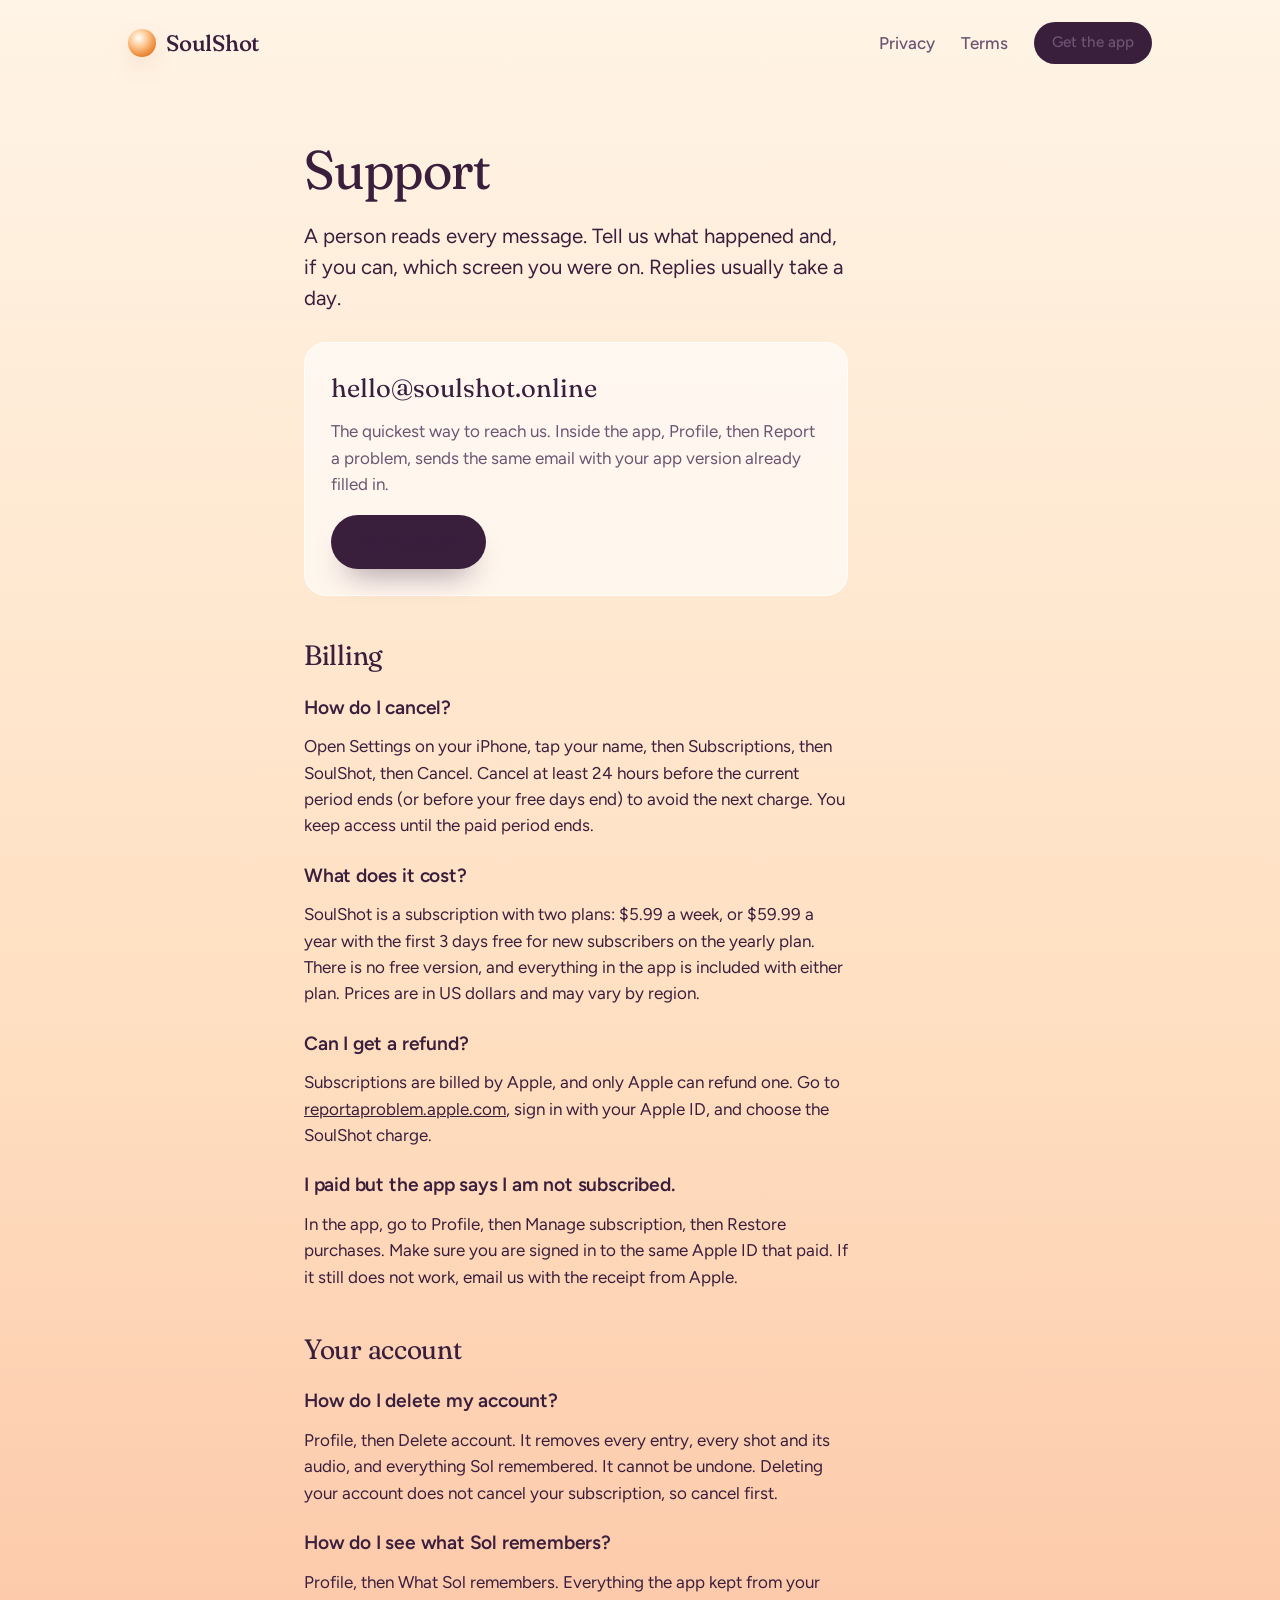
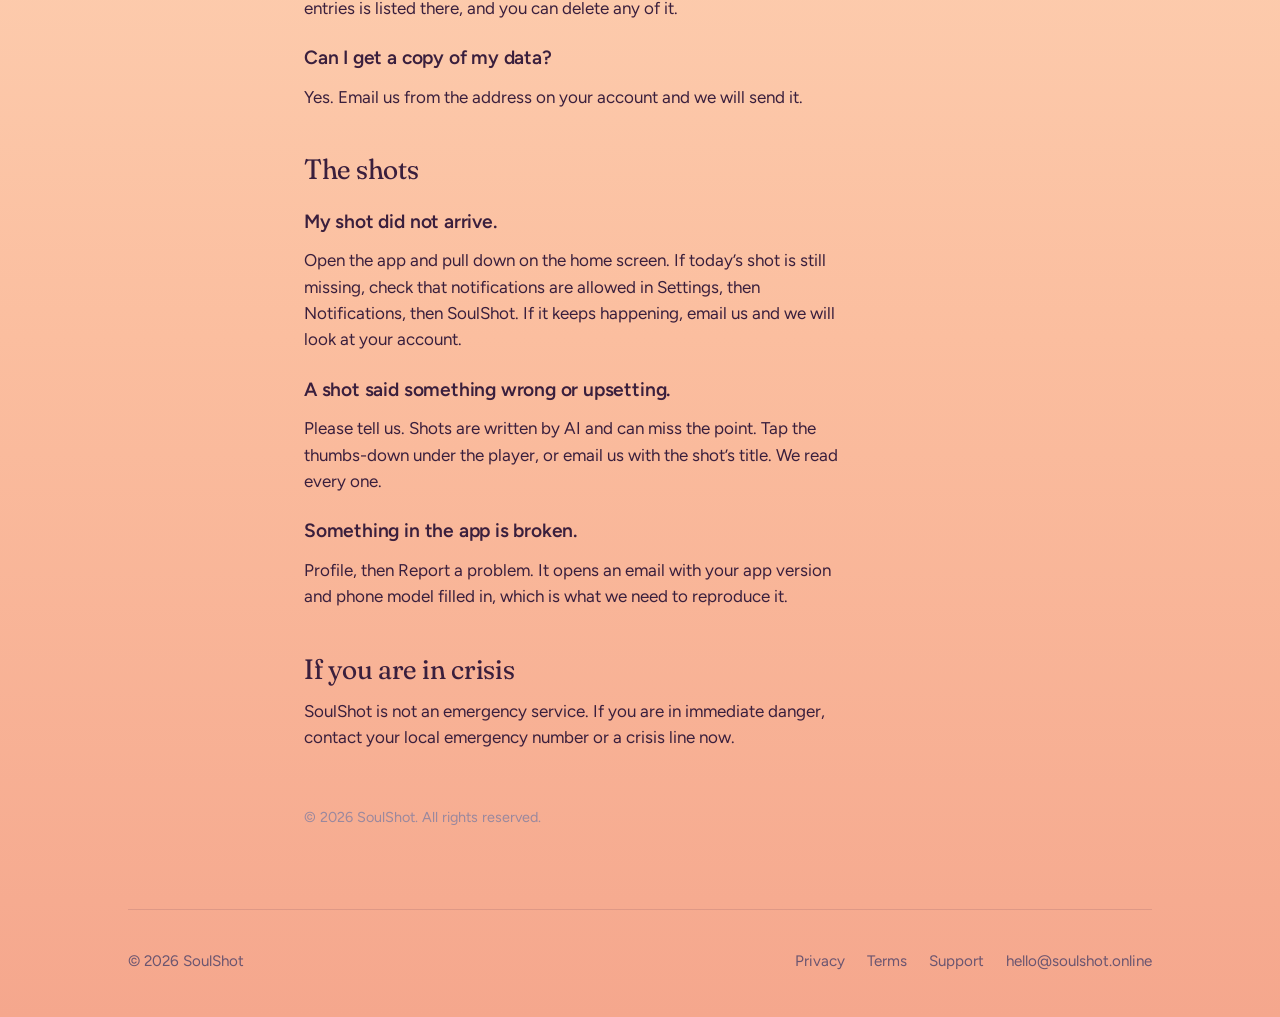
<file: support/index.html>
<!doctype html>
<html lang="en">
<head>
<meta charset="utf-8">
<meta name="viewport" content="width=device-width, initial-scale=1, viewport-fit=cover">
<title>Support · SoulShot</title>
<meta name="description" content="Get help with SoulShot: billing, cancelling, deleting your account, and anything that broke.">
<link rel="canonical" href="https://soulshot.online/support/">
<meta name="theme-color" content="#FFF4E6">
<link rel="icon" href="../img/favicon.png" type="image/png">
<link rel="apple-touch-icon" href="../img/apple-touch-icon.png">
<link rel="preconnect" href="https://fonts.googleapis.com">
<link rel="preconnect" href="https://fonts.gstatic.com" crossorigin>
<link rel="stylesheet" href="https://fonts.googleapis.com/css2?family=Fraunces:ital,opsz,wght,SOFT@0,9..144,400;0,9..144,500;1,9..144,400&family=Figtree:wght@400;500;600&display=swap">
<link rel="stylesheet" href="../site.css">
</head>
<body>
<div class="sky">
<header class="wrap">
  <nav class="nav" aria-label="Site">
    <a class="brand" href="../"><span class="orb" aria-hidden="true"></span>SoulShot</a>
    <div class="nav-links">
      <a class="plain" href="../privacy/">Privacy</a>
      <a class="plain" href="../terms/">Terms</a>
      <a class="btn sm" href="https://apps.apple.com/app/id6813150517">Get the app</a>
    </div>
  </nav>
</header>

<main class="narrow doc">
  <h1>Support</h1>
  <p class="lede">A person reads every message. Tell us what happened and, if you can, which screen you were on. Replies usually take a day.</p>

  <div class="contact-card">
    <div class="email">hello@soulshot.online</div>
    <p>The quickest way to reach us. Inside the app, Profile, then Report a problem, sends the same email with your app version already filled in.</p>
    <a class="btn" href="mailto:hello@soulshot.online?subject=SoulShot%20help">Email support</a>
  </div>

  <h2>Billing</h2>

  <h3>How do I cancel?</h3>
  <p>Open Settings on your iPhone, tap your name, then Subscriptions, then SoulShot, then Cancel. Cancel at least 24 hours before the current period ends (or before your free days end) to avoid the next charge. You keep access until the paid period ends.</p>

  <h3>What does it cost?</h3>
  <p>SoulShot is a subscription with two plans: $5.99 a week, or $59.99 a year with the first 3 days free for new subscribers on the yearly plan. There is no free version, and everything in the app is included with either plan. Prices are in US dollars and may vary by region.</p>

  <h3>Can I get a refund?</h3>
  <p>Subscriptions are billed by Apple, and only Apple can refund one. Go to <a href="https://reportaproblem.apple.com">reportaproblem.apple.com</a>, sign in with your Apple ID, and choose the SoulShot charge.</p>

  <h3>I paid but the app says I am not subscribed.</h3>
  <p>In the app, go to Profile, then Manage subscription, then Restore purchases. Make sure you are signed in to the same Apple ID that paid. If it still does not work, email us with the receipt from Apple.</p>

  <h2>Your account</h2>

  <h3>How do I delete my account?</h3>
  <p>Profile, then Delete account. It removes every entry, every shot and its audio, and everything Sol remembered. It cannot be undone. Deleting your account does not cancel your subscription, so cancel first.</p>

  <h3>How do I see what Sol remembers?</h3>
  <p>Profile, then What Sol remembers. Everything the app kept from your entries is listed there, and you can delete any of it.</p>

  <h3>Can I get a copy of my data?</h3>
  <p>Yes. Email us from the address on your account and we will send it.</p>

  <h2>The shots</h2>

  <h3>My shot did not arrive.</h3>
  <p>Open the app and pull down on the home screen. If today’s shot is still missing, check that notifications are allowed in Settings, then Notifications, then SoulShot. If it keeps happening, email us and we will look at your account.</p>

  <h3>A shot said something wrong or upsetting.</h3>
  <p>Please tell us. Shots are written by AI and can miss the point. Tap the thumbs-down under the player, or email us with the shot’s title. We read every one.</p>

  <h3>Something in the app is broken.</h3>
  <p>Profile, then Report a problem. It opens an email with your app version and phone model filled in, which is what we need to reproduce it.</p>

  <h2>If you are in crisis</h2>
  <p>SoulShot is not an emergency service. If you are in immediate danger, contact your local emergency number or a crisis line now.</p>

  <p class="copyright">© 2026 SoulShot. All rights reserved.</p>
</main>

<footer class="wrap">
  <div class="foot">
    <div>© 2026 SoulShot</div>
    <nav aria-label="Legal">
      <a href="../privacy/">Privacy</a>
      <a href="../terms/">Terms</a>
      <a href="../support/">Support</a>
      <a href="mailto:hello@soulshot.online">hello@soulshot.online</a>
    </nav>
  </div>
</footer>
</div>
</body>
</html>
</file>
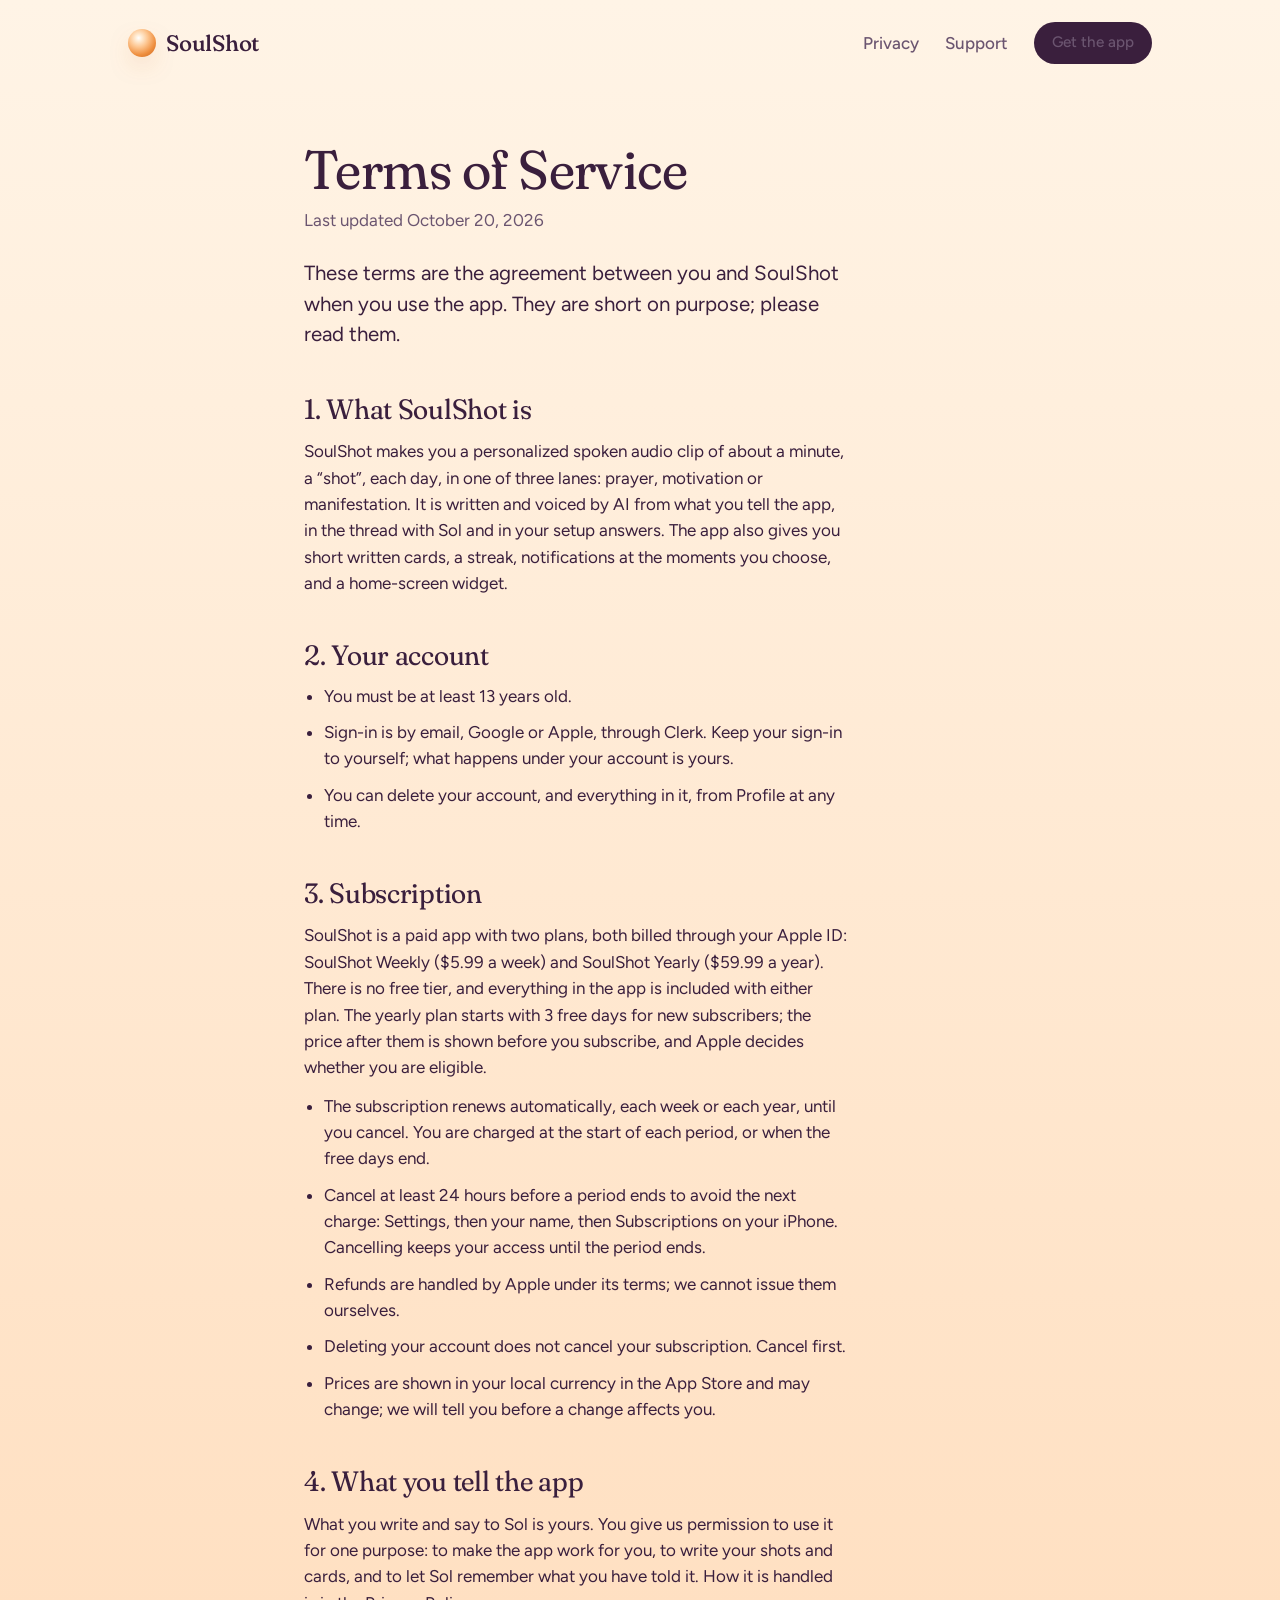
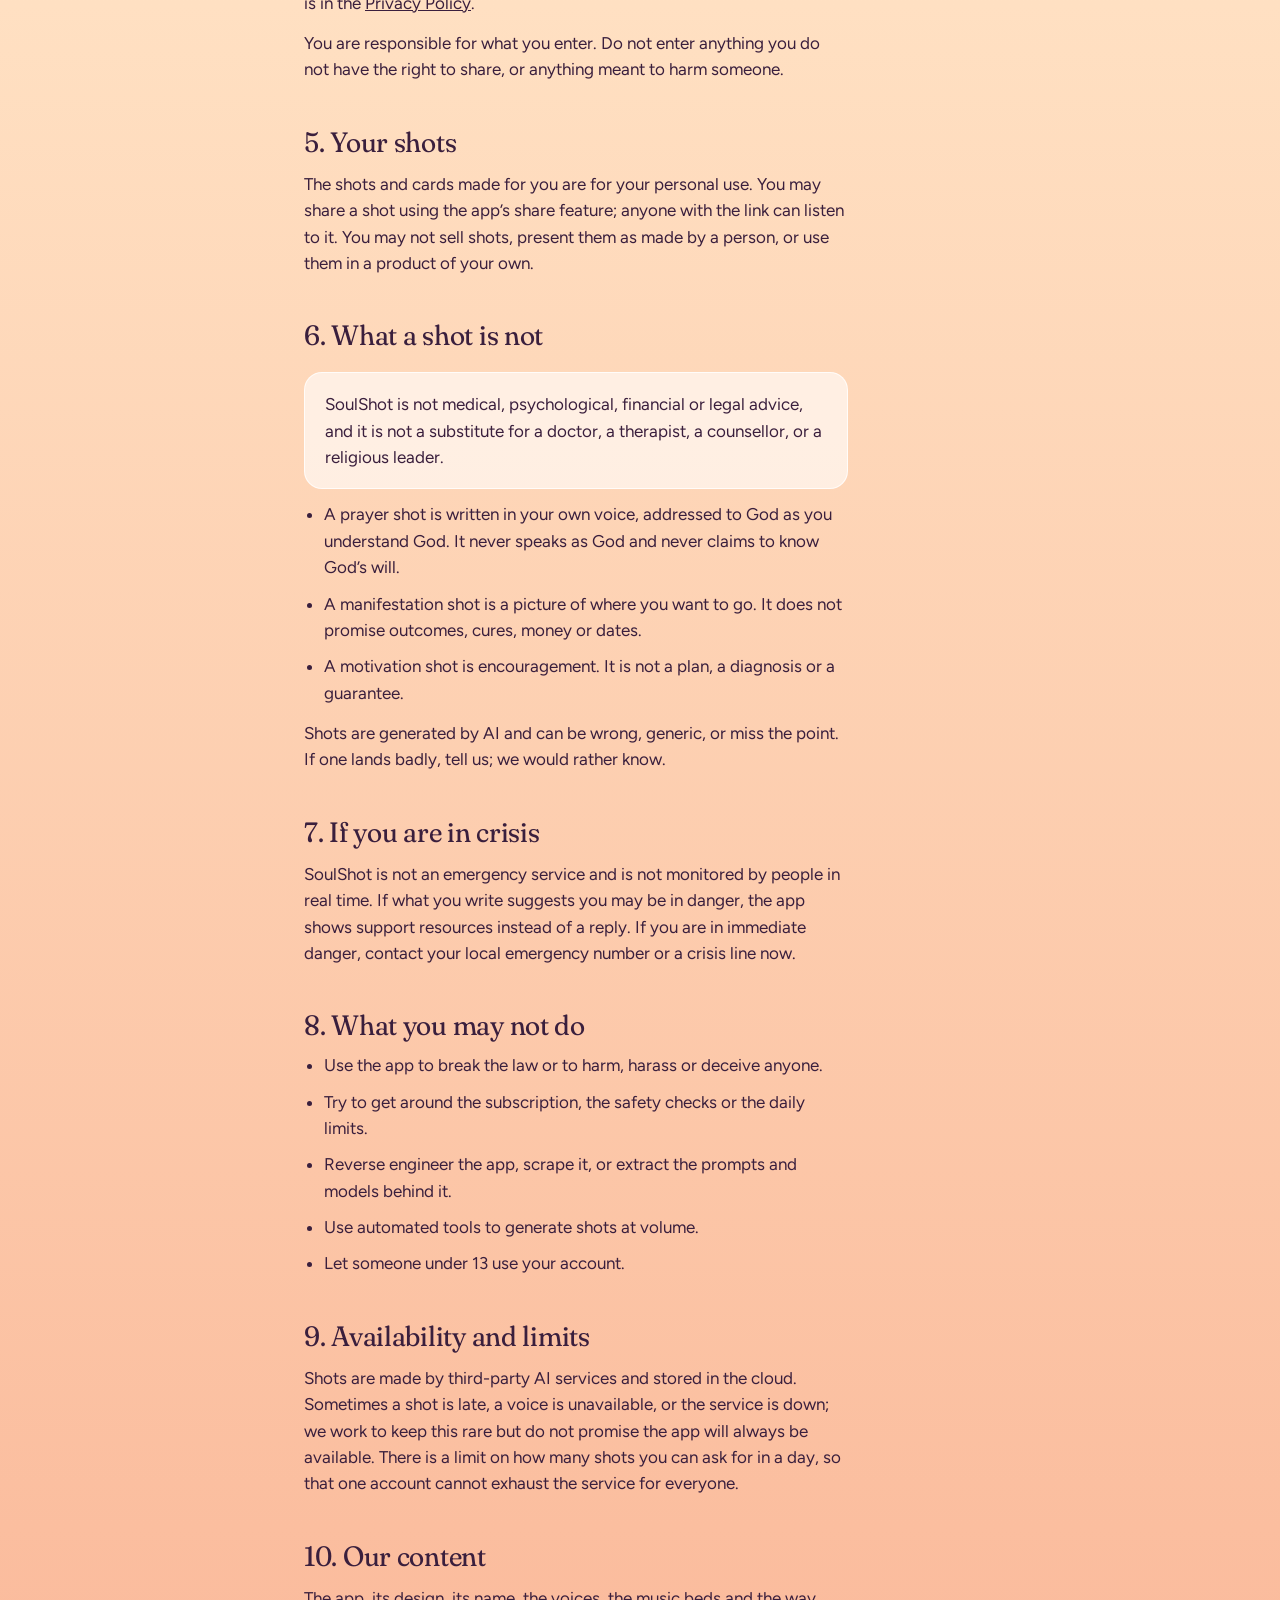
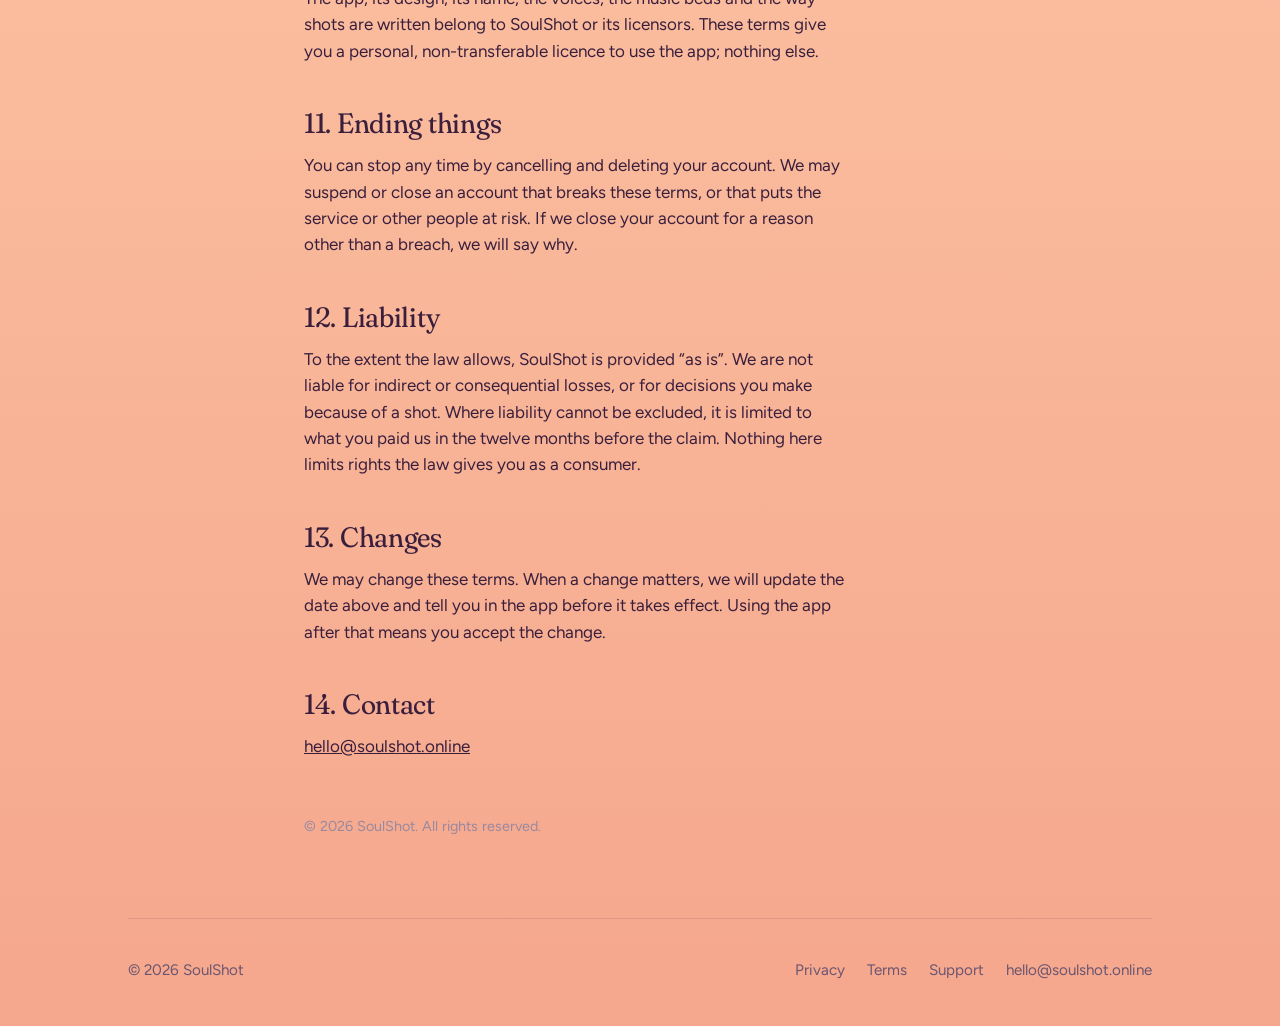
<file: terms/index.html>
<!doctype html>
<html lang="en">
<head>
<meta charset="utf-8">
<meta name="viewport" content="width=device-width, initial-scale=1, viewport-fit=cover">
<title>Terms of Service · SoulShot</title>
<meta name="description" content="The agreement between you and SoulShot when you use the app. Short on purpose.">
<link rel="canonical" href="https://soulshot.online/terms/">
<meta name="theme-color" content="#FFF4E6">
<link rel="icon" href="../img/favicon.png" type="image/png">
<link rel="apple-touch-icon" href="../img/apple-touch-icon.png">
<link rel="preconnect" href="https://fonts.googleapis.com">
<link rel="preconnect" href="https://fonts.gstatic.com" crossorigin>
<link rel="stylesheet" href="https://fonts.googleapis.com/css2?family=Fraunces:ital,opsz,wght,SOFT@0,9..144,400;0,9..144,500;1,9..144,400&family=Figtree:wght@400;500;600&display=swap">
<link rel="stylesheet" href="../site.css">
</head>
<body>
<div class="sky">
<header class="wrap">
  <nav class="nav" aria-label="Site">
    <a class="brand" href="../"><span class="orb" aria-hidden="true"></span>SoulShot</a>
    <div class="nav-links">
      <a class="plain" href="../privacy/">Privacy</a>
      <a class="plain" href="../support/">Support</a>
      <a class="btn sm" href="https://apps.apple.com/app/id6813150517">Get the app</a>
    </div>
  </nav>
</header>

<main class="narrow doc">
  <h1>Terms of Service</h1>
  <p class="updated">Last updated October 20, 2026</p>

  <p class="lede">These terms are the agreement between you and SoulShot when you use the app. They are short on purpose; please read them.</p>

  <h2>1. What SoulShot is</h2>
  <p>SoulShot makes you a personalized spoken audio clip of about a minute, a “shot”, each day, in one of three lanes: prayer, motivation or manifestation. It is written and voiced by AI from what you tell the app, in the thread with Sol and in your setup answers. The app also gives you short written cards, a streak, notifications at the moments you choose, and a home-screen widget.</p>

  <h2>2. Your account</h2>
  <ul>
    <li>You must be at least 13 years old.</li>
    <li>Sign-in is by email, Google or Apple, through Clerk. Keep your sign-in to yourself; what happens under your account is yours.</li>
    <li>You can delete your account, and everything in it, from Profile at any time.</li>
  </ul>

  <h2>3. Subscription</h2>
  <p>SoulShot is a paid app with two plans, both billed through your Apple ID: SoulShot Weekly ($5.99 a week) and SoulShot Yearly ($59.99 a year). There is no free tier, and everything in the app is included with either plan. The yearly plan starts with 3 free days for new subscribers; the price after them is shown before you subscribe, and Apple decides whether you are eligible.</p>
  <ul>
    <li>The subscription renews automatically, each week or each year, until you cancel. You are charged at the start of each period, or when the free days end.</li>
    <li>Cancel at least 24 hours before a period ends to avoid the next charge: Settings, then your name, then Subscriptions on your iPhone. Cancelling keeps your access until the period ends.</li>
    <li>Refunds are handled by Apple under its terms; we cannot issue them ourselves.</li>
    <li>Deleting your account does not cancel your subscription. Cancel first.</li>
    <li>Prices are shown in your local currency in the App Store and may change; we will tell you before a change affects you.</li>
  </ul>

  <h2>4. What you tell the app</h2>
  <p>What you write and say to Sol is yours. You give us permission to use it for one purpose: to make the app work for you, to write your shots and cards, and to let Sol remember what you have told it. How it is handled is in the <a href="../privacy/">Privacy Policy</a>.</p>
  <p>You are responsible for what you enter. Do not enter anything you do not have the right to share, or anything meant to harm someone.</p>

  <h2>5. Your shots</h2>
  <p>The shots and cards made for you are for your personal use. You may share a shot using the app’s share feature; anyone with the link can listen to it. You may not sell shots, present them as made by a person, or use them in a product of your own.</p>

  <h2>6. What a shot is not</h2>
  <div class="note">SoulShot is not medical, psychological, financial or legal advice, and it is not a substitute for a doctor, a therapist, a counsellor, or a religious leader.</div>
  <ul>
    <li>A prayer shot is written in your own voice, addressed to God as you understand God. It never speaks as God and never claims to know God’s will.</li>
    <li>A manifestation shot is a picture of where you want to go. It does not promise outcomes, cures, money or dates.</li>
    <li>A motivation shot is encouragement. It is not a plan, a diagnosis or a guarantee.</li>
  </ul>
  <p>Shots are generated by AI and can be wrong, generic, or miss the point. If one lands badly, tell us; we would rather know.</p>

  <h2>7. If you are in crisis</h2>
  <p>SoulShot is not an emergency service and is not monitored by people in real time. If what you write suggests you may be in danger, the app shows support resources instead of a reply. If you are in immediate danger, contact your local emergency number or a crisis line now.</p>

  <h2>8. What you may not do</h2>
  <ul>
    <li>Use the app to break the law or to harm, harass or deceive anyone.</li>
    <li>Try to get around the subscription, the safety checks or the daily limits.</li>
    <li>Reverse engineer the app, scrape it, or extract the prompts and models behind it.</li>
    <li>Use automated tools to generate shots at volume.</li>
    <li>Let someone under 13 use your account.</li>
  </ul>

  <h2>9. Availability and limits</h2>
  <p>Shots are made by third-party AI services and stored in the cloud. Sometimes a shot is late, a voice is unavailable, or the service is down; we work to keep this rare but do not promise the app will always be available. There is a limit on how many shots you can ask for in a day, so that one account cannot exhaust the service for everyone.</p>

  <h2>10. Our content</h2>
  <p>The app, its design, its name, the voices, the music beds and the way shots are written belong to SoulShot or its licensors. These terms give you a personal, non-transferable licence to use the app; nothing else.</p>

  <h2>11. Ending things</h2>
  <p>You can stop any time by cancelling and deleting your account. We may suspend or close an account that breaks these terms, or that puts the service or other people at risk. If we close your account for a reason other than a breach, we will say why.</p>

  <h2>12. Liability</h2>
  <p>To the extent the law allows, SoulShot is provided “as is”. We are not liable for indirect or consequential losses, or for decisions you make because of a shot. Where liability cannot be excluded, it is limited to what you paid us in the twelve months before the claim. Nothing here limits rights the law gives you as a consumer.</p>

  <h2>13. Changes</h2>
  <p>We may change these terms. When a change matters, we will update the date above and tell you in the app before it takes effect. Using the app after that means you accept the change.</p>

  <h2>14. Contact</h2>
  <p><a href="mailto:hello@soulshot.online?subject=Terms">hello@soulshot.online</a></p>

  <p class="copyright">© 2026 SoulShot. All rights reserved.</p>
</main>

<footer class="wrap">
  <div class="foot">
    <div>© 2026 SoulShot</div>
    <nav aria-label="Legal">
      <a href="../privacy/">Privacy</a>
      <a href="../terms/">Terms</a>
      <a href="../support/">Support</a>
      <a href="mailto:hello@soulshot.online">hello@soulshot.online</a>
    </nav>
  </div>
</footer>
</div>
</body>
</html>
</file>
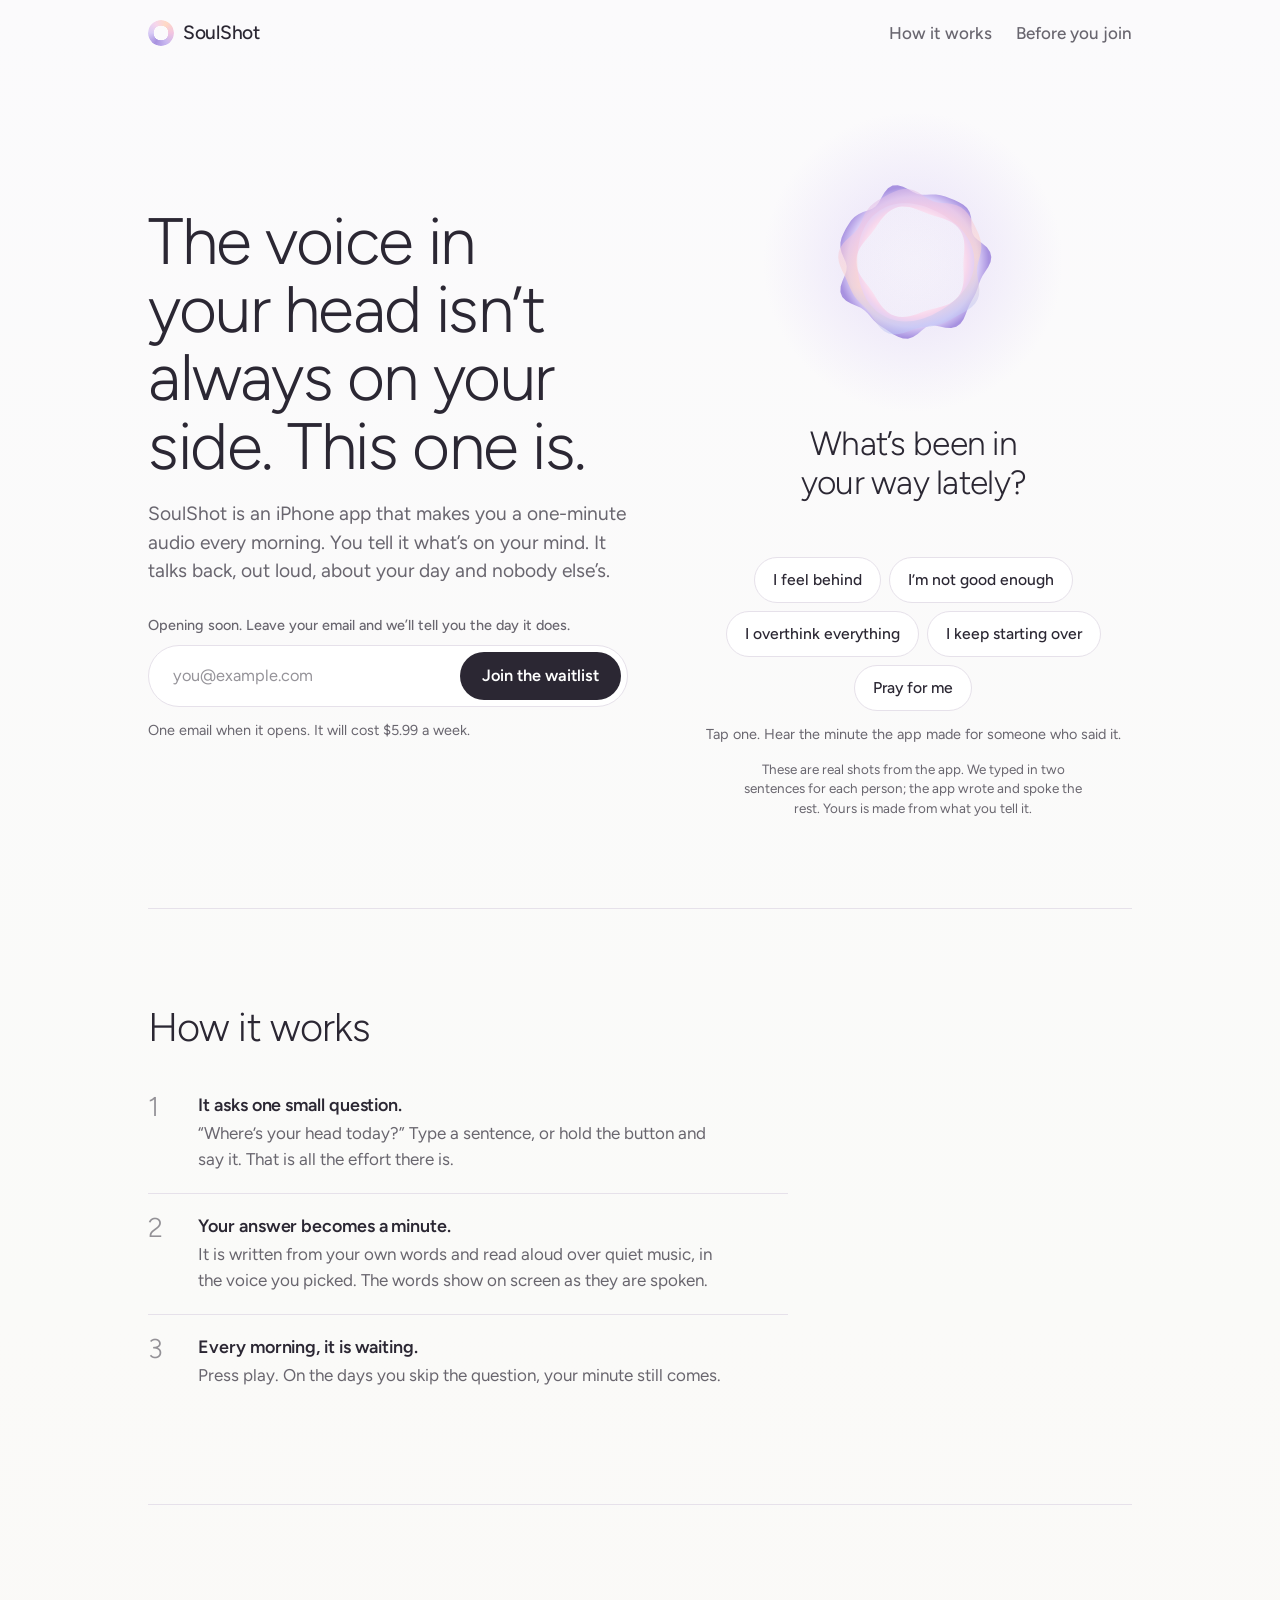
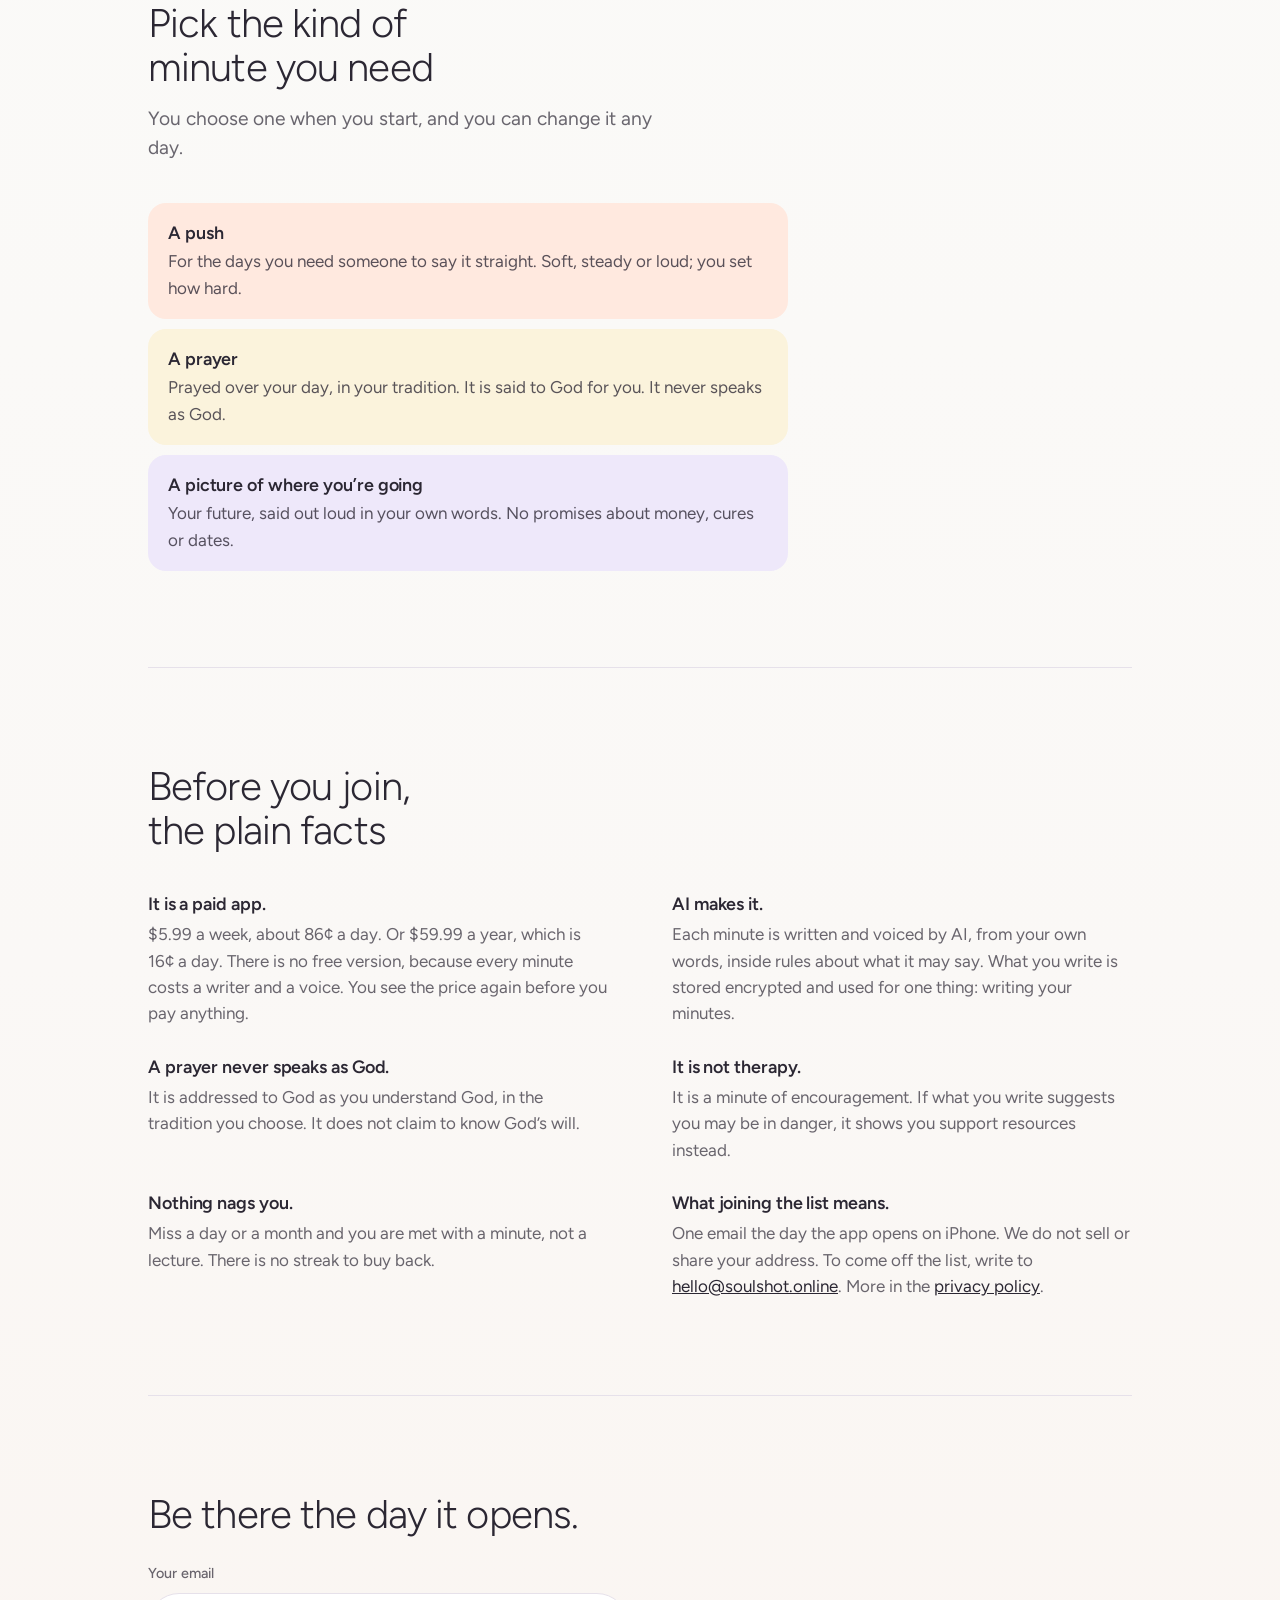
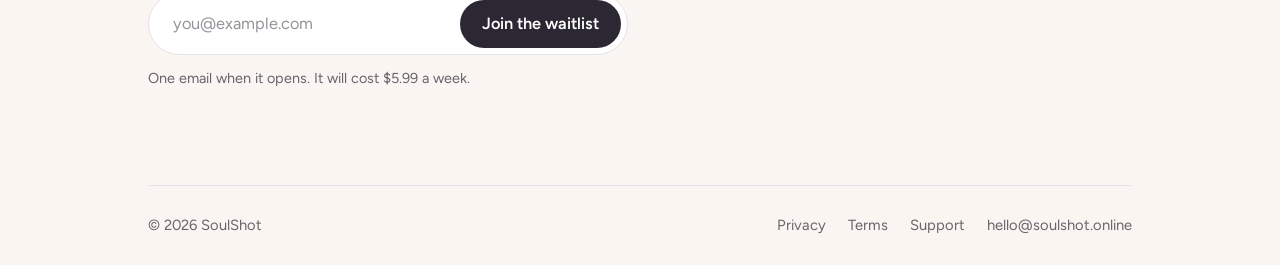
<file: waitlist/index.html>
<!doctype html>
<html lang="en">
<head>
<meta charset="utf-8">
<meta name="viewport" content="width=device-width, initial-scale=1, viewport-fit=cover">
<title>SoulShot: one minute a day, made for you</title>
<meta name="description" content="SoulShot is an iPhone app that makes you a one-minute audio every morning, from what you tell it. Opening soon. Join the waitlist.">
<link rel="canonical" href="https://soulshot.online/waitlist/">
<meta property="og:type" content="website">
<meta property="og:site_name" content="SoulShot">
<meta property="og:title" content="The voice in your head isn’t always on your side. This one is.">
<meta property="og:description" content="A one-minute audio made for you every morning, from what you tell it. Opening soon on iPhone. Join the waitlist.">
<meta property="og:url" content="https://soulshot.online/waitlist/">
<meta property="og:image" content="https://soulshot.online/waitlist/img/og.png">
<meta name="twitter:card" content="summary_large_image">
<meta name="theme-color" content="#FBFAFC">
<link rel="icon" href="img/favicon.png" type="image/png">
<link rel="apple-touch-icon" href="img/apple-touch-icon.png">
<link rel="preconnect" href="https://fonts.googleapis.com">
<link rel="preconnect" href="https://fonts.gstatic.com" crossorigin>
<link rel="stylesheet" href="https://fonts.googleapis.com/css2?family=Figtree:wght@300;400;500;600&family=Fraunces:opsz,wght,SOFT@9..144,400,50&display=swap">
<link rel="stylesheet" href="site.css">
<script>
  // Shared shots used to open at the site root (?t=token). They now live at /s/.
  (function(){var q=location.search;if(/[?&]t=/.test(q)){location.replace('s/'+q+location.hash)}})();

  // The one switch for launch day. While `live` is false the page collects
  // emails; set it to true and every form becomes the App Store button.
  window.SOULSHOT = {
    live: false,
    appStore: 'https://apps.apple.com/app/id6813150517',
    api: 'https://uipfkozpxhfnmvrdkhsc.supabase.co/functions/v1/waitlist'
  };
  // Which version of the page this is: soulshot.online/?for=prayer or ?for=manifest
  // (also reached as /prayer/ and /manifest/). Set before first paint so the right words show.
  (function(){
    var f=(new URLSearchParams(location.search).get('for')||'').toLowerCase();
    document.documentElement.dataset.for=(f==='prayer'||f==='manifest')?f:'main';
    if(window.SOULSHOT.live)document.documentElement.classList.add('is-live');
  })();
</script>
</head>
<body class="has-dock">
<div class="sky">
<header class="wrap">
  <nav class="nav" aria-label="Site">
    <a class="brand" href="./"><span class="orb" aria-hidden="true"></span>SoulShot</a>
    <div class="nav-links">
      <a class="plain" href="#how">How it works</a>
      <a class="plain" href="#answers">Before you join</a>
    </div>
  </nav>
</header>

<main class="wrap">
  <section class="hero" aria-labelledby="hero-title">
    <div class="hero-copy">
      <h1 id="hero-title"
          data-prayer="When you can’t find the words to pray, press play."
          data-manifest="Say where you’re going out loud, every morning.">The voice in your head isn’t always on your side. This one is.</h1>
      <p class="lede"
         data-prayer="SoulShot is an iPhone app that makes you a one-minute prayer every morning. You tell it what you’re carrying. It prays over your day, out loud, in a voice you pick."
         data-manifest="SoulShot is an iPhone app that makes you a one-minute audio every morning. You tell it where you’re headed. It says it back to you, out loud, in a voice you pick.">SoulShot is an iPhone app that makes you a one-minute audio every morning. You tell it what’s on your mind. It talks back, out loud, about your day and nobody else’s.</p>

      <form class="join" data-join novalidate>
        <label for="email-top">Opening soon. Leave your email and we’ll tell you the day it does.</label>
        <div class="field">
          <input id="email-top" name="email" type="email" inputmode="email" autocomplete="email" autocapitalize="off" spellcheck="false" placeholder="you@example.com" required>
          <button class="btn" type="submit">Join the waitlist</button>
        </div>
        <input class="hp" type="text" name="website" tabindex="-1" autocomplete="off" aria-hidden="true">
        <p class="form-note">One email when it opens. It will cost $5.99 a week.</p>
        <p class="form-error" role="alert" hidden></p>
      </form>

      <div class="get">
        <a class="btn" data-appstore href="https://apps.apple.com/app/id6813150517">
          <svg viewBox="0 0 24 24" aria-hidden="true"><path d="M16.4 12.6c0-2.5 2-3.7 2.1-3.7-1.2-1.7-3-1.9-3.6-2-1.5-.2-3 .9-3.8.9-.8 0-2-.9-3.3-.8-1.7 0-3.2 1-4.1 2.5-1.8 3-.5 7.6 1.3 10.1.9 1.2 1.9 2.6 3.2 2.6 1.3-.1 1.8-.8 3.3-.8 1.6 0 2 .8 3.3.8 1.4 0 2.3-1.3 3.1-2.5 1-1.4 1.4-2.8 1.4-2.9-.1 0-2.9-1.1-2.9-4.2zM14 5.3c.7-.8 1.2-2 1-3.2-1 .1-2.2.7-2.9 1.5-.6.7-1.2 1.9-1.1 3.1 1.1.1 2.3-.6 3-1.4z"/></svg>
          Download on the App Store
        </a>
        <p>Subscription required: $5.99 a week, or $59.99 a year with the first 3 days free.</p>
      </div>
    </div>

    <div class="stage" id="listen">
      <div class="orb-live" aria-hidden="true">
        <svg viewBox="0 0 400 400" role="presentation">
          <defs>
            <radialGradient id="g-halo" gradientUnits="userSpaceOnUse" cx="200" cy="200" r="200">
              <stop offset="0" stop-color="#D9CCF6" stop-opacity=".04"/>
              <stop offset=".48" stop-color="#D9CCF6" stop-opacity=".3"/>
              <stop offset="1" stop-color="#D9CCF6" stop-opacity="0"/>
            </radialGradient>
            <radialGradient id="g-core" gradientUnits="userSpaceOnUse" cx="200" cy="200" r="97">
              <stop offset="0" stop-color="#D9CCF6" stop-opacity=".18"/>
              <stop offset=".74" stop-color="#D9CCF6" stop-opacity=".05"/>
              <stop offset="1" stop-color="#D9CCF6" stop-opacity="0"/>
            </radialGradient>
            <radialGradient id="g-band" gradientUnits="userSpaceOnUse" cx="200" cy="200" r="101">
              <stop offset=".58" stop-color="#FFF0F6"/>
              <stop offset=".72" stop-color="#F6D6EC"/>
              <stop offset=".86" stop-color="#D9CCF6"/>
              <stop offset="1" stop-color="#A892E0"/>
            </radialGradient>
            <linearGradient id="g-spec" gradientUnits="userSpaceOnUse" x1="100" y1="100" x2="300" y2="300">
              <stop offset="0" stop-color="#C9B8F0"/>
              <stop offset=".3" stop-color="#F2C4E0"/>
              <stop offset=".55" stop-color="#FFD9C4"/>
              <stop offset=".8" stop-color="#BFC8F6"/>
              <stop offset="1" stop-color="#C9B8F0"/>
            </linearGradient>
          </defs>
          <circle cx="200" cy="200" r="200" fill="url(#g-halo)"/>
          <circle cx="200" cy="200" r="97" fill="url(#g-core)"/>
          <path id="orb-band" fill="url(#g-band)" fill-rule="evenodd"/>
          <path id="orb-spec" fill="url(#g-spec)" fill-rule="evenodd" opacity=".55"/>
        </svg>
      </div>

      <p class="told" id="said" hidden></p>

      <div class="screen">
        <h2 class="ask" id="ask"
            data-prayer="What are you carrying today?"
            data-manifest="What’s between you and where you’re going?">What’s been in your way lately?</h2>
        <div class="lyrics" id="lyrics" hidden><div class="lyrics-roll" id="lyrics-roll"></div></div>
      </div>

      <div class="transport" id="transport" hidden>
        <button class="toggle" id="toggle" type="button" aria-label="Pause">
          <svg class="ic-play" viewBox="0 0 24 24" aria-hidden="true"><path d="M8 5v14l11-7z"/></svg>
          <svg class="ic-pause" viewBox="0 0 24 24" aria-hidden="true"><path d="M6 5h4v14H6zm8 0h4v14h-4z"/></svg>
        </button>
        <div class="track" aria-hidden="true"><i id="progress"></i></div>
        <span class="left" id="left" aria-hidden="true"></span>
      </div>
      <p class="piece" id="piece" hidden></p>

      <div class="chips" role="group" aria-label="Pick one to hear the minute the app made for it">
        <button class="chip" type="button" data-sample="behind" aria-pressed="false">I feel behind</button>
        <button class="chip" type="button" data-sample="enough" aria-pressed="false">I’m not good enough</button>
        <button class="chip" type="button" data-sample="overthink" aria-pressed="false">I overthink everything</button>
        <button class="chip" type="button" data-sample="restart" aria-pressed="false">I keep starting over</button>
        <button class="chip" type="button" data-sample="prayer" aria-pressed="false">Pray for me</button>
      </div>
      <p class="hint" id="hint">Tap one. Hear the minute the app made for someone who said it.</p>
      <p class="fine">These are real shots from the app. We typed in two sentences for each person; the app wrote and spoke the rest. Yours is made from what you tell it.</p>
      <audio id="voice" preload="none" playsinline></audio>
    </div>
  </section>

  <section class="section" id="how" aria-labelledby="how-title">
    <h2 id="how-title">How it works</h2>
    <ol class="steps">
      <li>
        <h3>It asks one small question.</h3>
        <p data-prayer="“What are you carrying today?” Type a sentence, or hold the button and say it. That is all the effort there is."
           >“Where’s your head today?” Type a sentence, or hold the button and say it. That is all the effort there is.</p>
      </li>
      <li>
        <h3 data-prayer="Your answer becomes a prayer.">Your answer becomes a minute.</h3>
        <p data-prayer="It is written from your own words and prayed aloud over quiet music, in the voice you picked. Your name, your day, the people you mentioned."
           >It is written from your own words and read aloud over quiet music, in the voice you picked. The words show on screen as they are spoken.</p>
      </li>
      <li>
        <h3>Every morning, it is waiting.</h3>
        <p>Press play. On the days you skip the question, your minute still comes.</p>
      </li>
    </ol>
  </section>

  <section class="section" id="kinds" aria-labelledby="kinds-title" data-only="main">
    <h2 id="kinds-title">Pick the kind of minute you need</h2>
    <p class="lede">You choose one when you start, and you can change it any day.</p>
    <div class="kinds">
      <div class="kind push">
        <h3>A push</h3>
        <p>For the days you need someone to say it straight. Soft, steady or loud; you set how hard.</p>
      </div>
      <div class="kind prayer">
        <h3>A prayer</h3>
        <p>Prayed over your day, in your tradition. It is said to God for you. It never speaks as God.</p>
      </div>
      <div class="kind future">
        <h3>A picture of where you’re going</h3>
        <p>Your future, said out loud in your own words. No promises about money, cures or dates.</p>
      </div>
    </div>
  </section>

  <section class="section" id="answers" aria-labelledby="answers-title">
    <h2 id="answers-title">Before you join, the plain facts</h2>
    <div class="answers">
      <div>
        <h3>It is a paid app.</h3>
        <p>$5.99 a week, about 86¢ a day. Or $59.99 a year, which is 16¢ a day. There is no free version, because every minute costs a writer and a voice. You see the price again before you pay anything.</p>
      </div>
      <div>
        <h3>AI makes it.</h3>
        <p>Each minute is written and voiced by AI, from your own words, inside rules about what it may say. What you write is stored encrypted and used for one thing: writing your minutes.</p>
      </div>
      <div data-only="main prayer">
        <h3>A prayer never speaks as God.</h3>
        <p>It is addressed to God as you understand God, in the tradition you choose. It does not claim to know God’s will.</p>
      </div>
      <div>
        <h3>It is not therapy.</h3>
        <p>It is a minute of encouragement. If what you write suggests you may be in danger, it shows you support resources instead.</p>
      </div>
      <div>
        <h3>Nothing nags you.</h3>
        <p>Miss a day or a month and you are met with a minute, not a lecture. There is no streak to buy back.</p>
      </div>
      <div>
        <h3>What joining the list means.</h3>
        <p>One email the day the app opens on iPhone. We do not sell or share your address. To come off the list, write to <a href="mailto:hello@soulshot.online">hello@soulshot.online</a>. More in the <a href="privacy/">privacy policy</a>.</p>
      </div>
    </div>
  </section>

  <section class="section closing" aria-labelledby="closing-title">
    <h2 id="closing-title">Be there the day it opens.</h2>
    <form class="join" data-join novalidate>
      <label for="email-end">Your email</label>
      <div class="field">
        <input id="email-end" name="email" type="email" inputmode="email" autocomplete="email" autocapitalize="off" spellcheck="false" placeholder="you@example.com" required>
        <button class="btn" type="submit">Join the waitlist</button>
      </div>
      <input class="hp" type="text" name="website" tabindex="-1" autocomplete="off" aria-hidden="true">
      <p class="form-note">One email when it opens. It will cost $5.99 a week.</p>
      <p class="form-error" role="alert" hidden></p>
    </form>
    <div class="get">
      <a class="btn" data-appstore href="https://apps.apple.com/app/id6813150517">Download on the App Store</a>
      <p>Subscription required: $5.99 a week, or $59.99 a year with the first 3 days free.</p>
    </div>
  </section>
</main>

<!-- Shown where the form was, once someone has joined. -->
<template id="after-template">
  <div class="after" tabindex="-1">
    <p class="after-head">You’re on the list.</p>
    <p class="after-sub" data-after-sub>We’ll email you the day it opens.</p>
    <div class="after-q" data-q="lane">
      <p>Which would you press play on first?</p>
      <div class="picks">
        <button class="pick" type="button" data-lane="motivation">A push</button>
        <button class="pick" type="button" data-lane="prayer">A prayer</button>
        <button class="pick" type="button" data-lane="manifestation">A picture of where I’m going</button>
      </div>
    </div>
    <div class="after-q" data-q="price" hidden>
      <p>It will cost $5.99 a week. Is that okay for you?</p>
      <div class="picks">
        <button class="pick" type="button" data-price="yes">Yes</button>
        <button class="pick" type="button" data-price="maybe">Maybe</button>
        <button class="pick" type="button" data-price="no">No</button>
      </div>
    </div>
    <div class="after-q" data-q="share" hidden>
      <p>Know someone who needs a minute like that?</p>
      <div class="share-row">
        <button class="btn" type="button" data-share>Send them this page</button>
        <span class="share-done" data-share-done role="status"></span>
      </div>
    </div>
  </div>
</template>

<div class="dock" id="dock">
  <button class="btn" type="button" id="dock-join">Join the waitlist</button>
</div>

<footer class="wrap">
  <div class="foot">
    <div>© 2026 SoulShot</div>
    <nav aria-label="Legal">
      <a href="privacy/">Privacy</a>
      <a href="terms/">Terms</a>
      <a href="support/">Support</a>
      <a href="mailto:hello@soulshot.online">hello@soulshot.online</a>
    </nav>
  </div>
</footer>
</div>

<script src="samples.js"></script>
<script src="wait.js"></script>
</body>
</html>
</file>
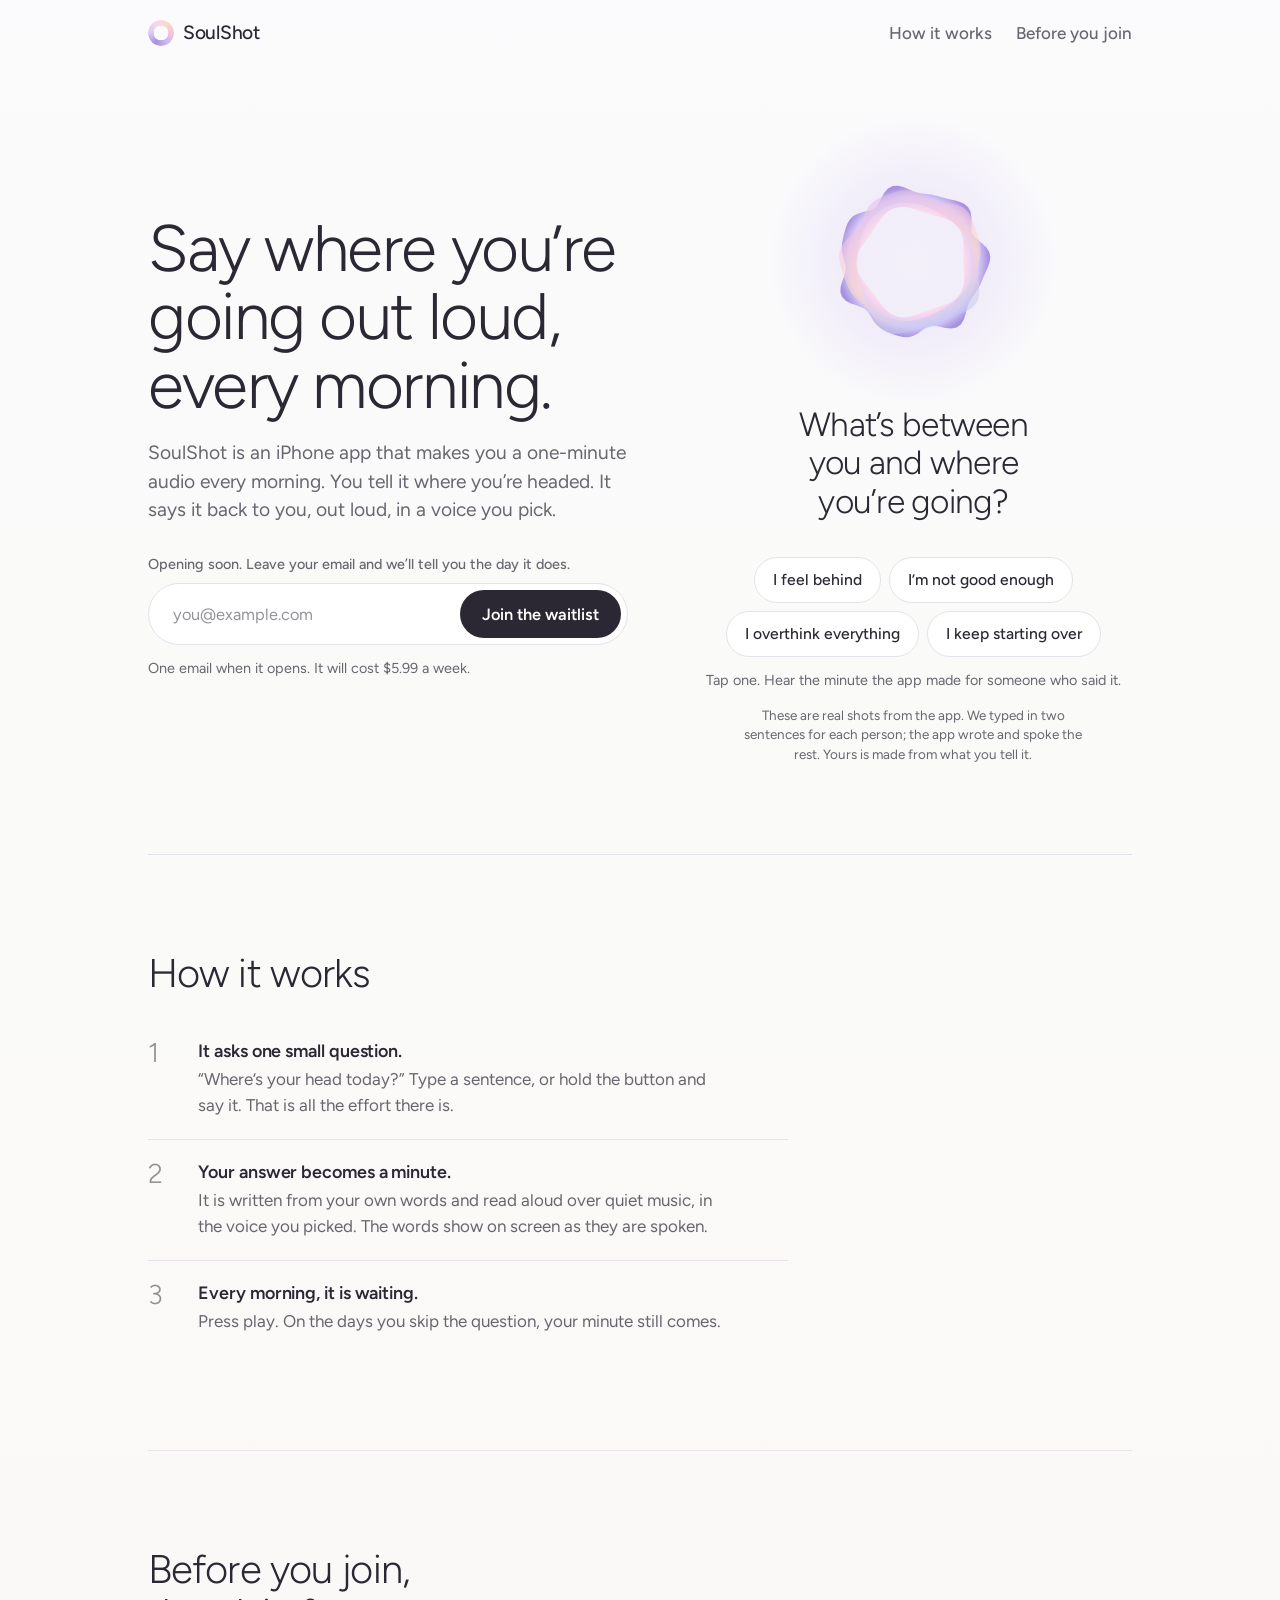
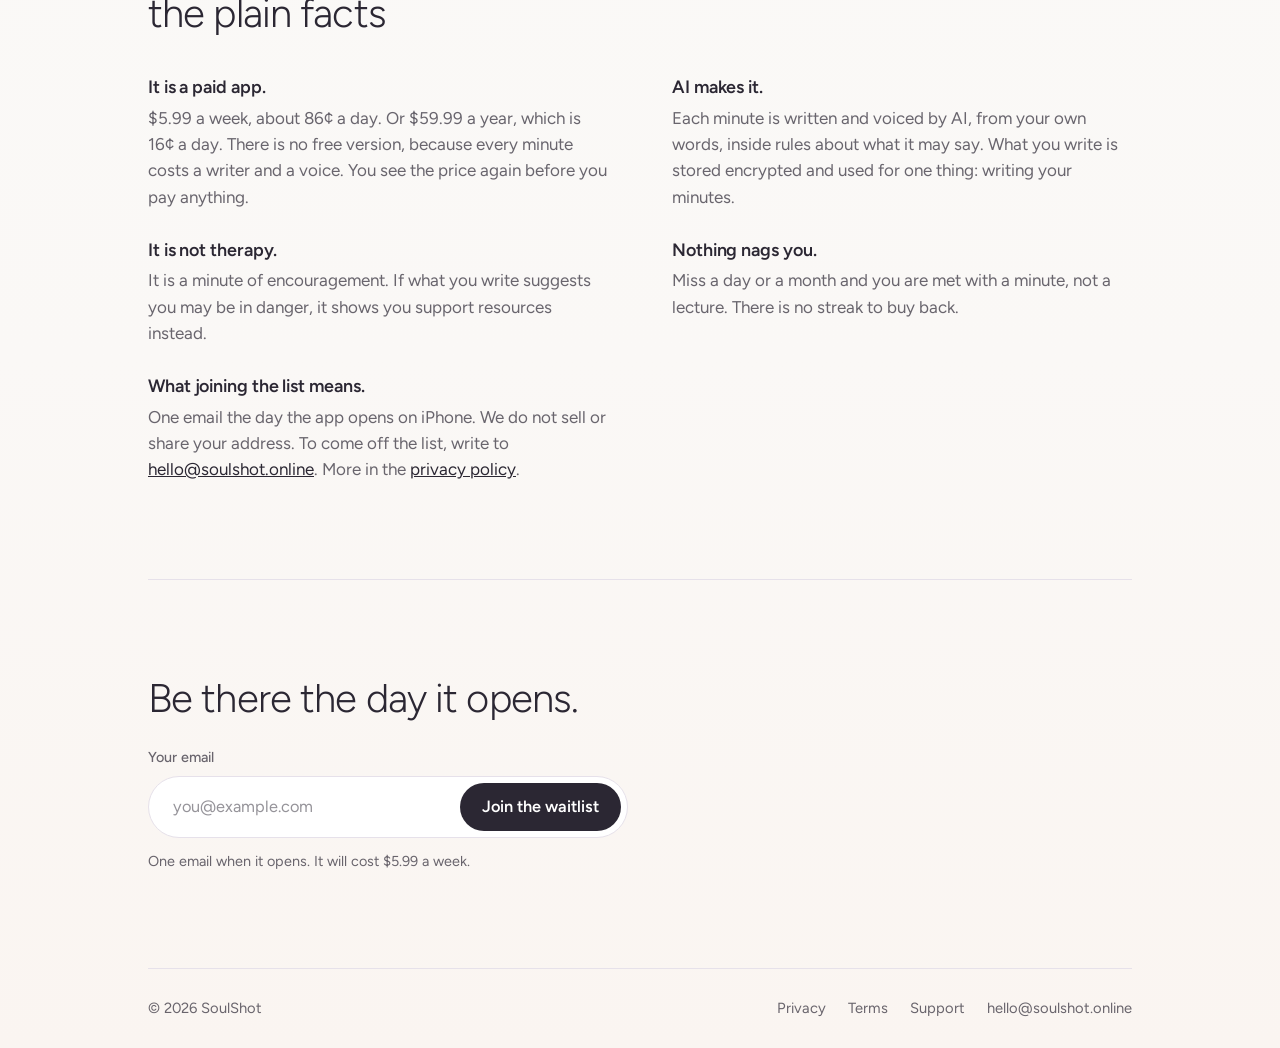
<file: waitlist/manifest/index.html>
<!doctype html>
<html lang="en">
<head>
<meta charset="utf-8">
<meta name="viewport" content="width=device-width, initial-scale=1">
<title>SoulShot</title>
<link rel="canonical" href="https://soulshot.online/?for=manifest">
<meta name="robots" content="noindex">
<script>
  // soulshot.online/manifest is the short link for a profile bio; the page itself is
  // the home page in its "manifest" wording. Campaign tags and a referral code ride along.
  (function(){var q=new URLSearchParams(location.search);q.set('for','manifest');location.replace('../?'+q.toString())})();
</script>
<meta http-equiv="refresh" content="0; url=../?for=manifest">
</head>
<body><p><a href="../?for=manifest">Continue to SoulShot</a></p></body>
</html>
</file>
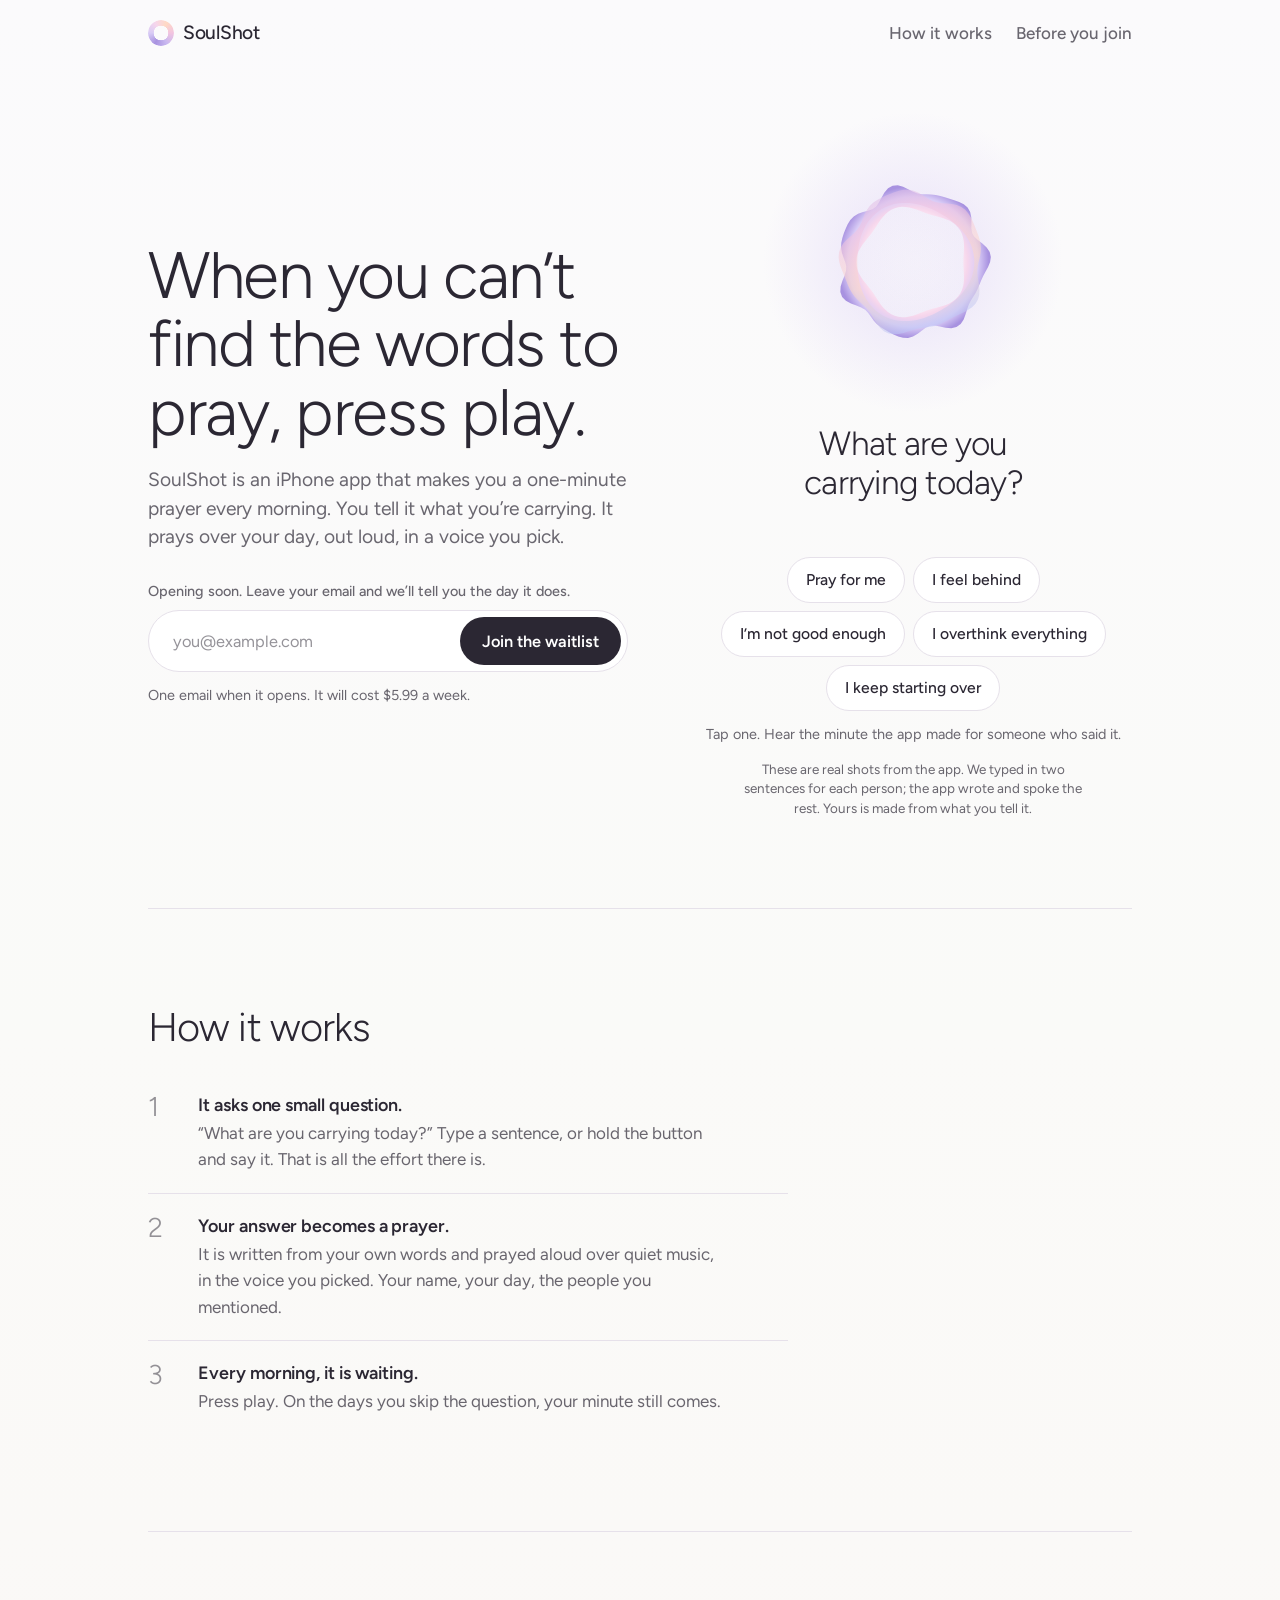
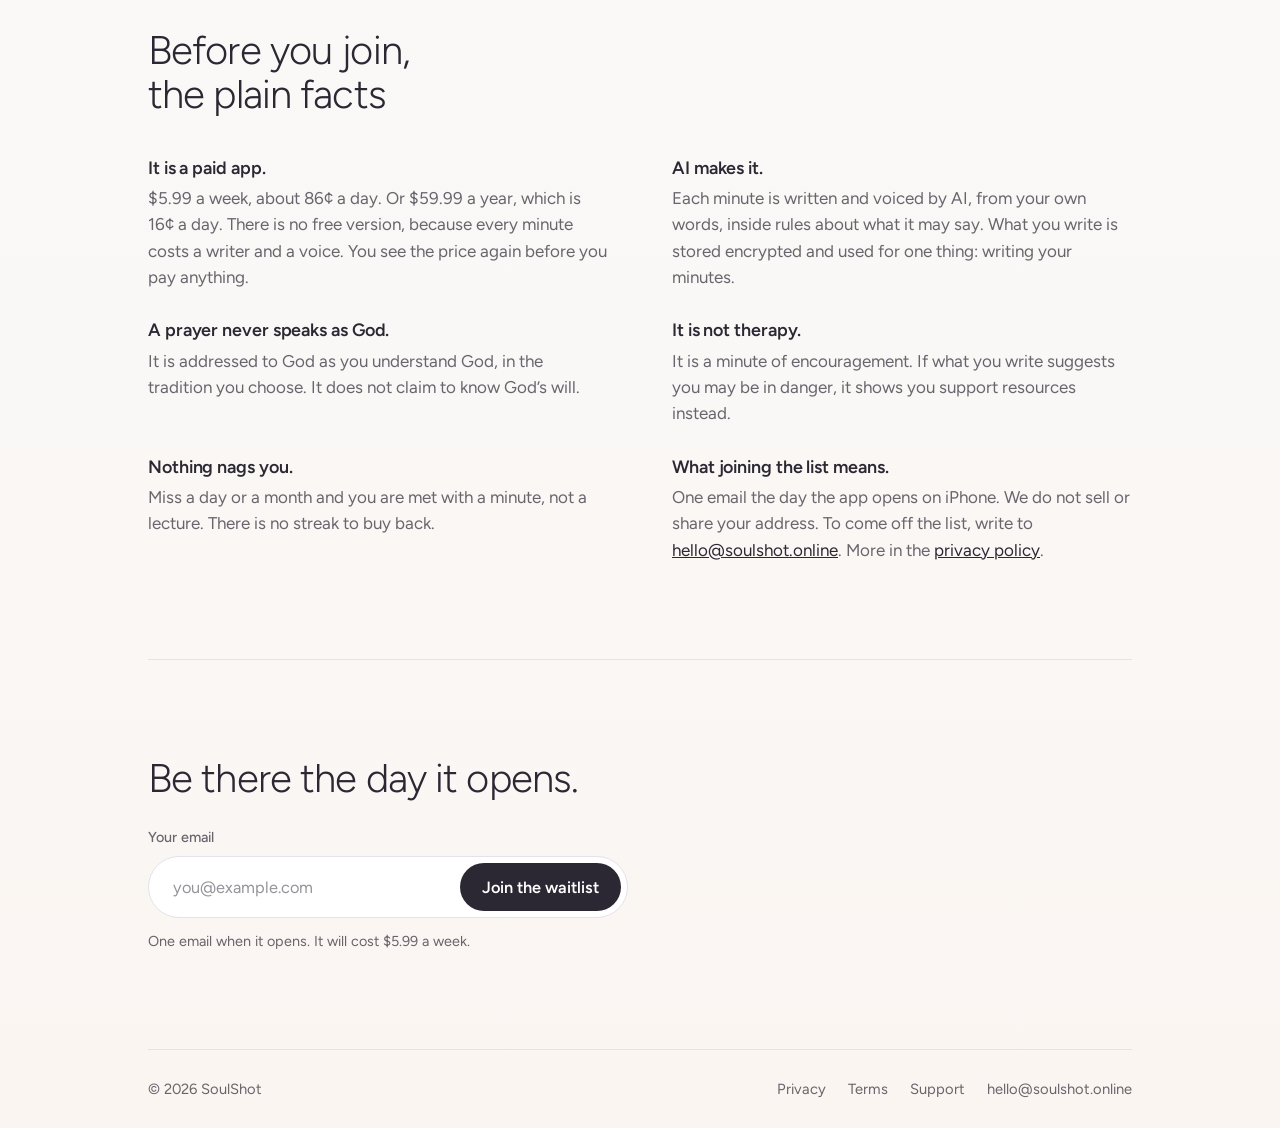
<file: waitlist/prayer/index.html>
<!doctype html>
<html lang="en">
<head>
<meta charset="utf-8">
<meta name="viewport" content="width=device-width, initial-scale=1">
<title>SoulShot</title>
<link rel="canonical" href="https://soulshot.online/?for=prayer">
<meta name="robots" content="noindex">
<script>
  // soulshot.online/prayer is the short link for a profile bio; the page itself is
  // the home page in its "prayer" wording. Campaign tags and a referral code ride along.
  (function(){var q=new URLSearchParams(location.search);q.set('for','prayer');location.replace('../?'+q.toString())})();
</script>
<meta http-equiv="refresh" content="0; url=../?for=prayer">
</head>
<body><p><a href="../?for=prayer">Continue to SoulShot</a></p></body>
</html>
</file>
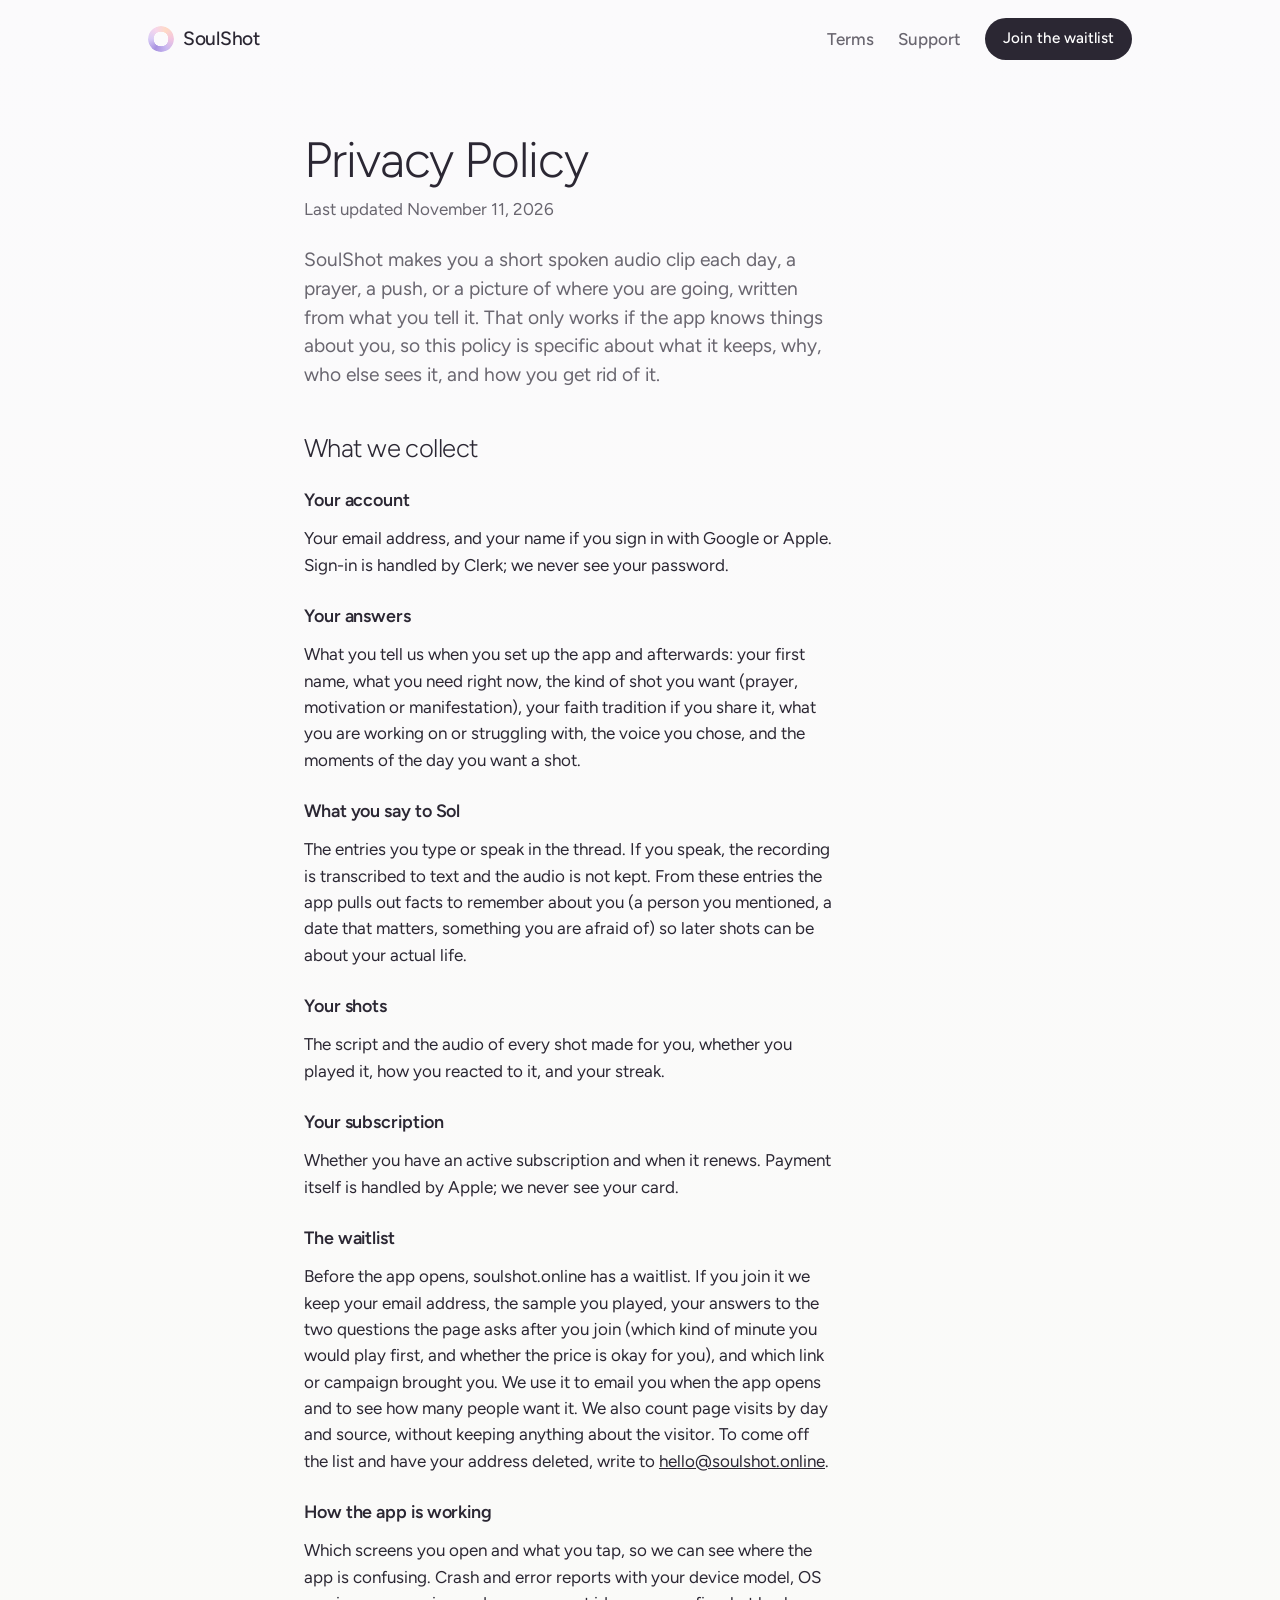
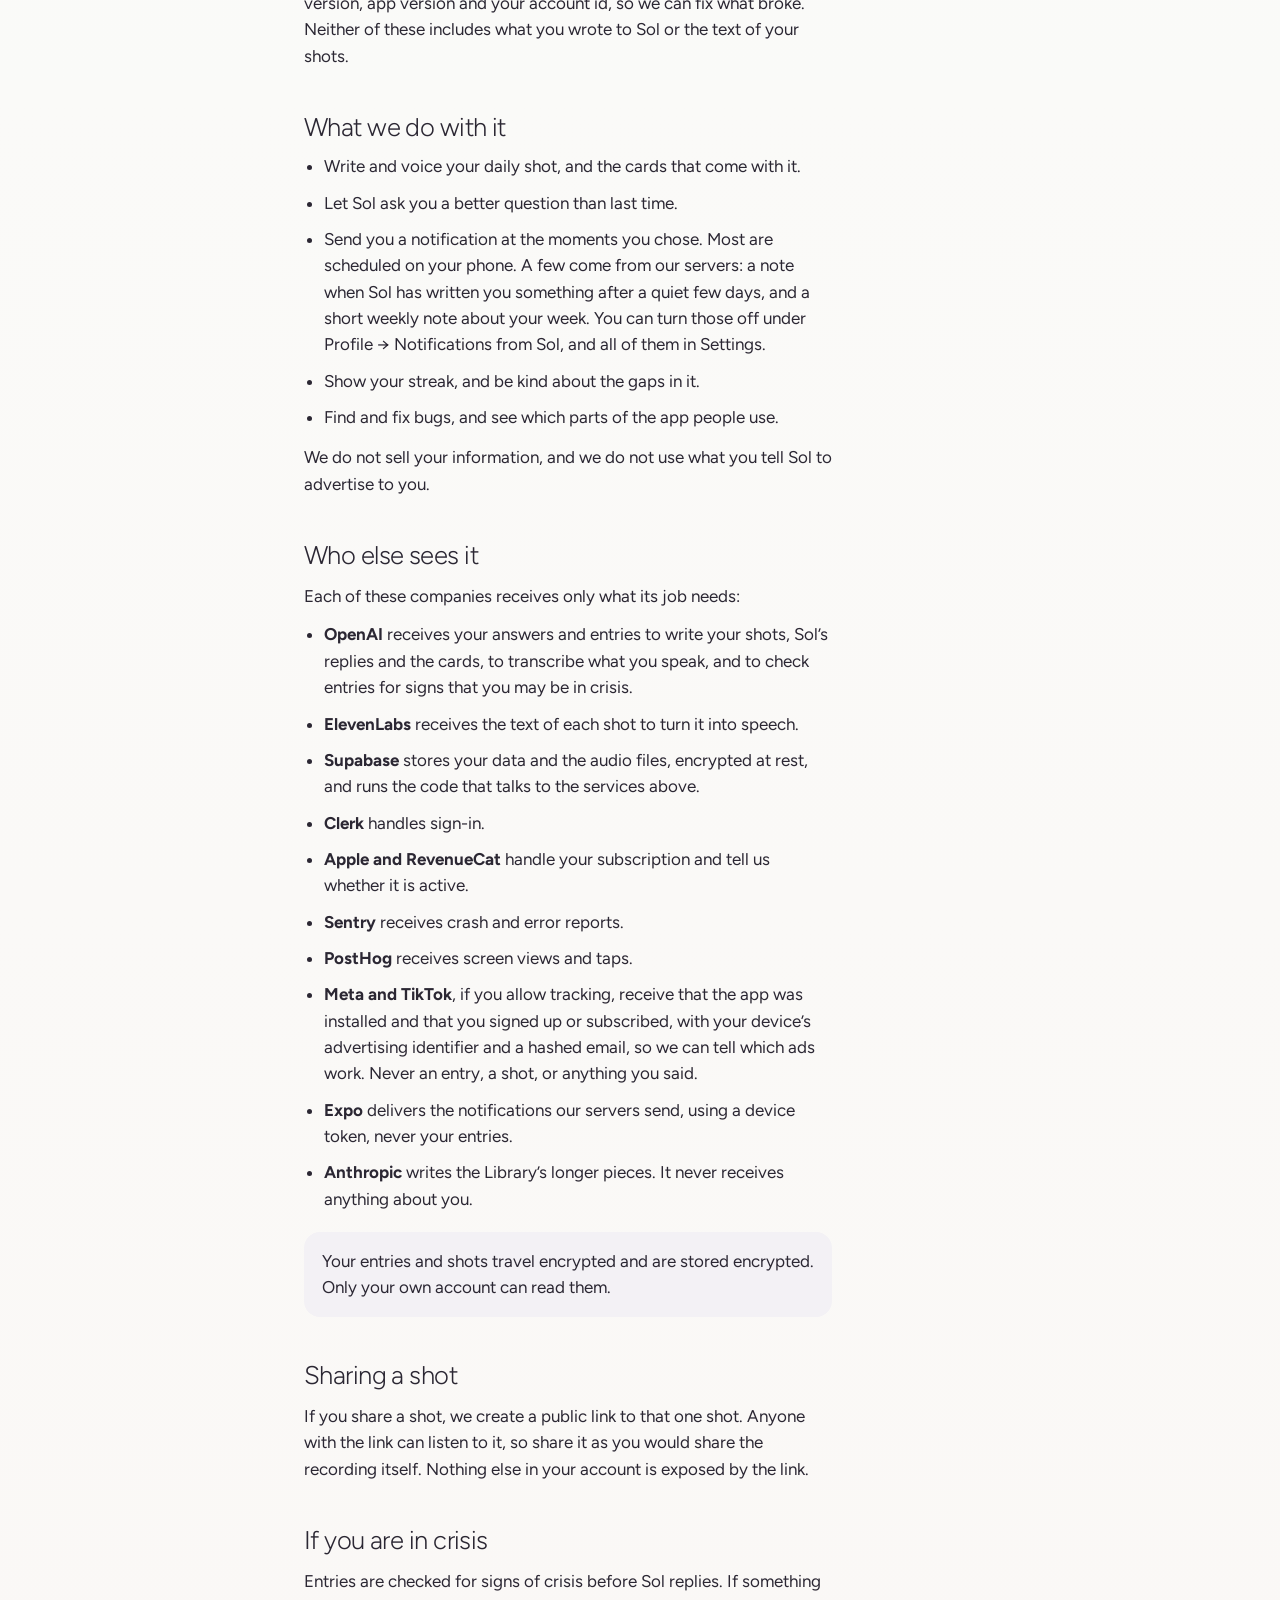
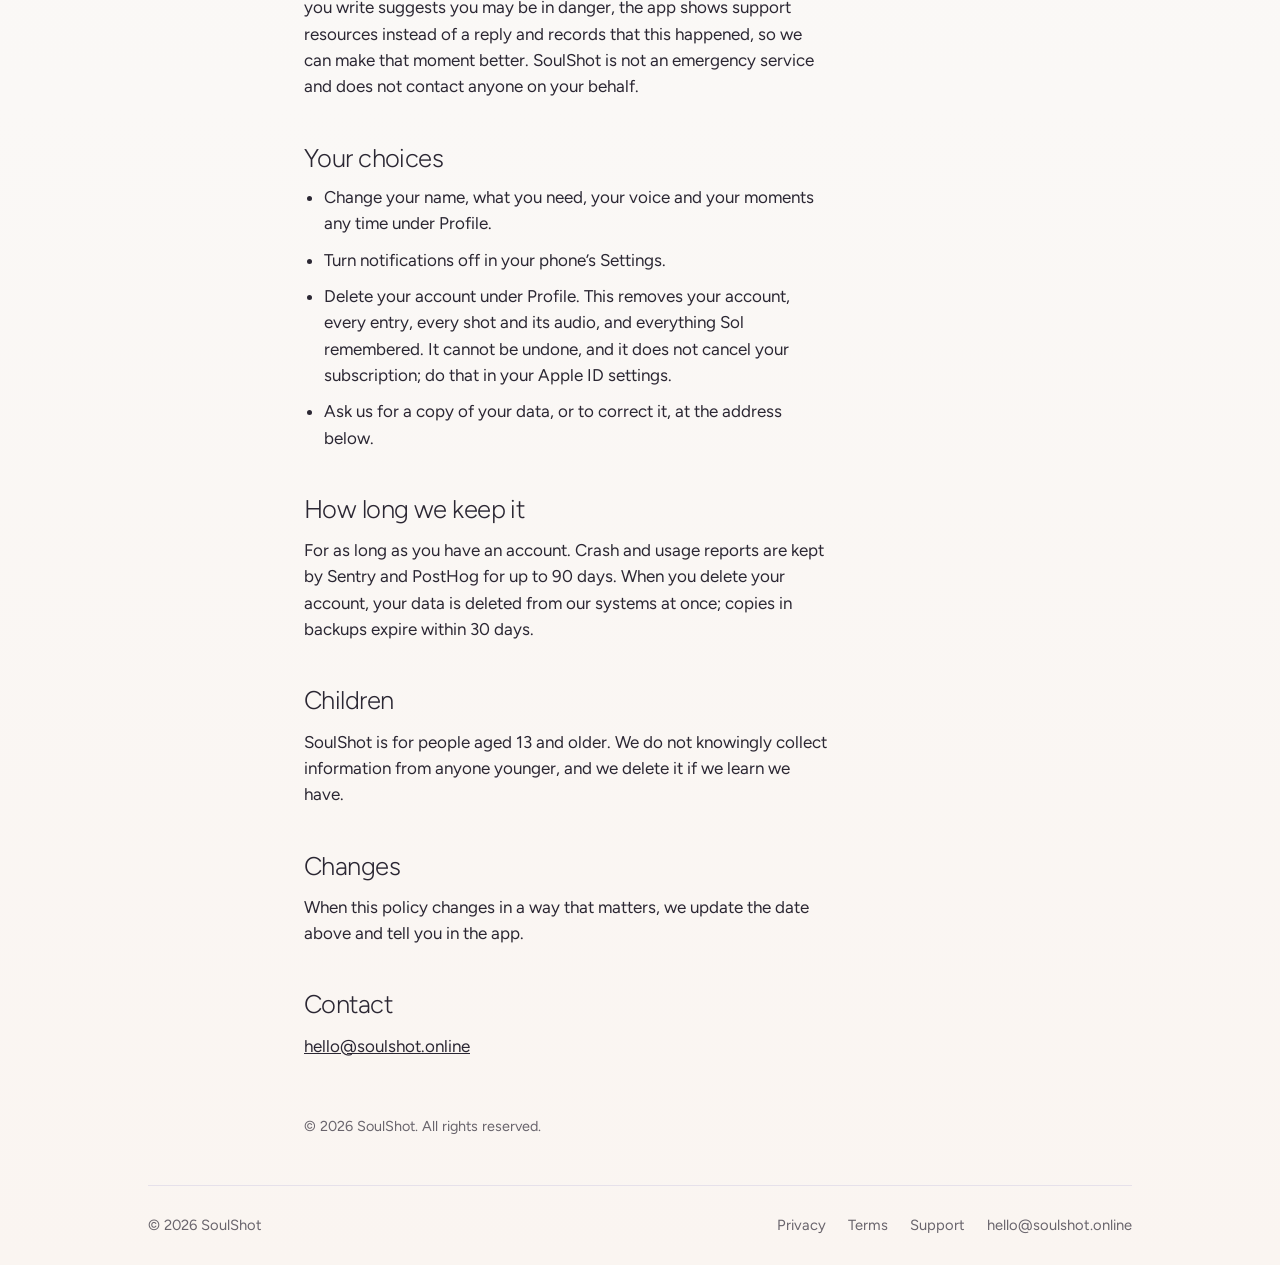
<file: waitlist/privacy/index.html>
<!doctype html>
<html lang="en">
<head>
<meta charset="utf-8">
<meta name="viewport" content="width=device-width, initial-scale=1, viewport-fit=cover">
<title>Privacy Policy · SoulShot</title>
<meta name="description" content="What SoulShot keeps about you, why, who else sees it, and how you get rid of it.">
<link rel="canonical" href="https://soulshot.online/privacy/">
<meta name="theme-color" content="#FBFAFC">
<link rel="icon" href="../img/favicon.png" type="image/png">
<link rel="apple-touch-icon" href="../img/apple-touch-icon.png">
<link rel="preconnect" href="https://fonts.googleapis.com">
<link rel="preconnect" href="https://fonts.gstatic.com" crossorigin>
<link rel="stylesheet" href="https://fonts.googleapis.com/css2?family=Figtree:wght@300;400;500;600&display=swap">
<link rel="stylesheet" href="../site.css">
</head>
<body>
<div class="sky">
<header class="wrap">
  <nav class="nav" aria-label="Site">
    <a class="brand" href="../"><span class="orb" aria-hidden="true"></span>SoulShot</a>
    <div class="nav-links">
      <a class="plain" href="../terms/">Terms</a>
      <a class="plain" href="../support/">Support</a>
      <a class="btn sm" href="../">Join the waitlist</a>
    </div>
  </nav>
</header>

<main class="narrow doc">
  <h1>Privacy Policy</h1>
  <p class="updated">Last updated November 11, 2026</p>

  <p class="lede">SoulShot makes you a short spoken audio clip each day, a prayer, a push, or a picture of where you are going, written from what you tell it. That only works if the app knows things about you, so this policy is specific about what it keeps, why, who else sees it, and how you get rid of it.</p>

  <h2>What we collect</h2>

  <h3>Your account</h3>
  <p>Your email address, and your name if you sign in with Google or Apple. Sign-in is handled by Clerk; we never see your password.</p>

  <h3>Your answers</h3>
  <p>What you tell us when you set up the app and afterwards: your first name, what you need right now, the kind of shot you want (prayer, motivation or manifestation), your faith tradition if you share it, what you are working on or struggling with, the voice you chose, and the moments of the day you want a shot.</p>

  <h3>What you say to Sol</h3>
  <p>The entries you type or speak in the thread. If you speak, the recording is transcribed to text and the audio is not kept. From these entries the app pulls out facts to remember about you (a person you mentioned, a date that matters, something you are afraid of) so later shots can be about your actual life.</p>

  <h3>Your shots</h3>
  <p>The script and the audio of every shot made for you, whether you played it, how you reacted to it, and your streak.</p>

  <h3>Your subscription</h3>
  <p>Whether you have an active subscription and when it renews. Payment itself is handled by Apple; we never see your card.</p>

  <h3>The waitlist</h3>
  <p>Before the app opens, soulshot.online has a waitlist. If you join it we keep your email address, the sample you played, your answers to the two questions the page asks after you join (which kind of minute you would play first, and whether the price is okay for you), and which link or campaign brought you. We use it to email you when the app opens and to see how many people want it. We also count page visits by day and source, without keeping anything about the visitor. To come off the list and have your address deleted, write to <a href="mailto:hello@soulshot.online">hello@soulshot.online</a>.</p>

  <h3>How the app is working</h3>
  <p>Which screens you open and what you tap, so we can see where the app is confusing. Crash and error reports with your device model, OS version, app version and your account id, so we can fix what broke. Neither of these includes what you wrote to Sol or the text of your shots.</p>

  <h2>What we do with it</h2>
  <ul>
    <li>Write and voice your daily shot, and the cards that come with it.</li>
    <li>Let Sol ask you a better question than last time.</li>
    <li>Send you a notification at the moments you chose. Most are scheduled on your phone. A few come from our servers: a note when Sol has written you something after a quiet few days, and a short weekly note about your week. You can turn those off under Profile → Notifications from Sol, and all of them in Settings.</li>
    <li>Show your streak, and be kind about the gaps in it.</li>
    <li>Find and fix bugs, and see which parts of the app people use.</li>
  </ul>
  <p>We do not sell your information, and we do not use what you tell Sol to advertise to you.</p>

  <h2>Who else sees it</h2>
  <p>Each of these companies receives only what its job needs:</p>
  <ul>
    <li><strong>OpenAI</strong> receives your answers and entries to write your shots, Sol’s replies and the cards, to transcribe what you speak, and to check entries for signs that you may be in crisis.</li>
    <li><strong>ElevenLabs</strong> receives the text of each shot to turn it into speech.</li>
    <li><strong>Supabase</strong> stores your data and the audio files, encrypted at rest, and runs the code that talks to the services above.</li>
    <li><strong>Clerk</strong> handles sign-in.</li>
    <li><strong>Apple and RevenueCat</strong> handle your subscription and tell us whether it is active.</li>
    <li><strong>Sentry</strong> receives crash and error reports.</li>
    <li><strong>PostHog</strong> receives screen views and taps.</li>
    <li><strong>Meta and TikTok</strong>, if you allow tracking, receive that the app was installed and that you signed up or subscribed, with your device’s advertising identifier and a hashed email, so we can tell which ads work. Never an entry, a shot, or anything you said.</li>
    <li><strong>Expo</strong> delivers the notifications our servers send, using a device token, never your entries.</li>
    <li><strong>Anthropic</strong> writes the Library’s longer pieces. It never receives anything about you.</li>
  </ul>
  <div class="note">Your entries and shots travel encrypted and are stored encrypted. Only your own account can read them.</div>

  <h2>Sharing a shot</h2>
  <p>If you share a shot, we create a public link to that one shot. Anyone with the link can listen to it, so share it as you would share the recording itself. Nothing else in your account is exposed by the link.</p>

  <h2>If you are in crisis</h2>
  <p>Entries are checked for signs of crisis before Sol replies. If something you write suggests you may be in danger, the app shows support resources instead of a reply and records that this happened, so we can make that moment better. SoulShot is not an emergency service and does not contact anyone on your behalf.</p>

  <h2>Your choices</h2>
  <ul>
    <li>Change your name, what you need, your voice and your moments any time under Profile.</li>
    <li>Turn notifications off in your phone’s Settings.</li>
    <li>Delete your account under Profile. This removes your account, every entry, every shot and its audio, and everything Sol remembered. It cannot be undone, and it does not cancel your subscription; do that in your Apple ID settings.</li>
    <li>Ask us for a copy of your data, or to correct it, at the address below.</li>
  </ul>

  <h2>How long we keep it</h2>
  <p>For as long as you have an account. Crash and usage reports are kept by Sentry and PostHog for up to 90 days. When you delete your account, your data is deleted from our systems at once; copies in backups expire within 30 days.</p>

  <h2>Children</h2>
  <p>SoulShot is for people aged 13 and older. We do not knowingly collect information from anyone younger, and we delete it if we learn we have.</p>

  <h2>Changes</h2>
  <p>When this policy changes in a way that matters, we update the date above and tell you in the app.</p>

  <h2>Contact</h2>
  <p><a href="mailto:hello@soulshot.online?subject=Privacy">hello@soulshot.online</a></p>

  <p class="copyright">© 2026 SoulShot. All rights reserved.</p>
</main>

<footer class="wrap">
  <div class="foot">
    <div>© 2026 SoulShot</div>
    <nav aria-label="Legal">
      <a href="../privacy/">Privacy</a>
      <a href="../terms/">Terms</a>
      <a href="../support/">Support</a>
      <a href="mailto:hello@soulshot.online">hello@soulshot.online</a>
    </nav>
  </div>
</footer>
</div>
</body>
</html>
</file>
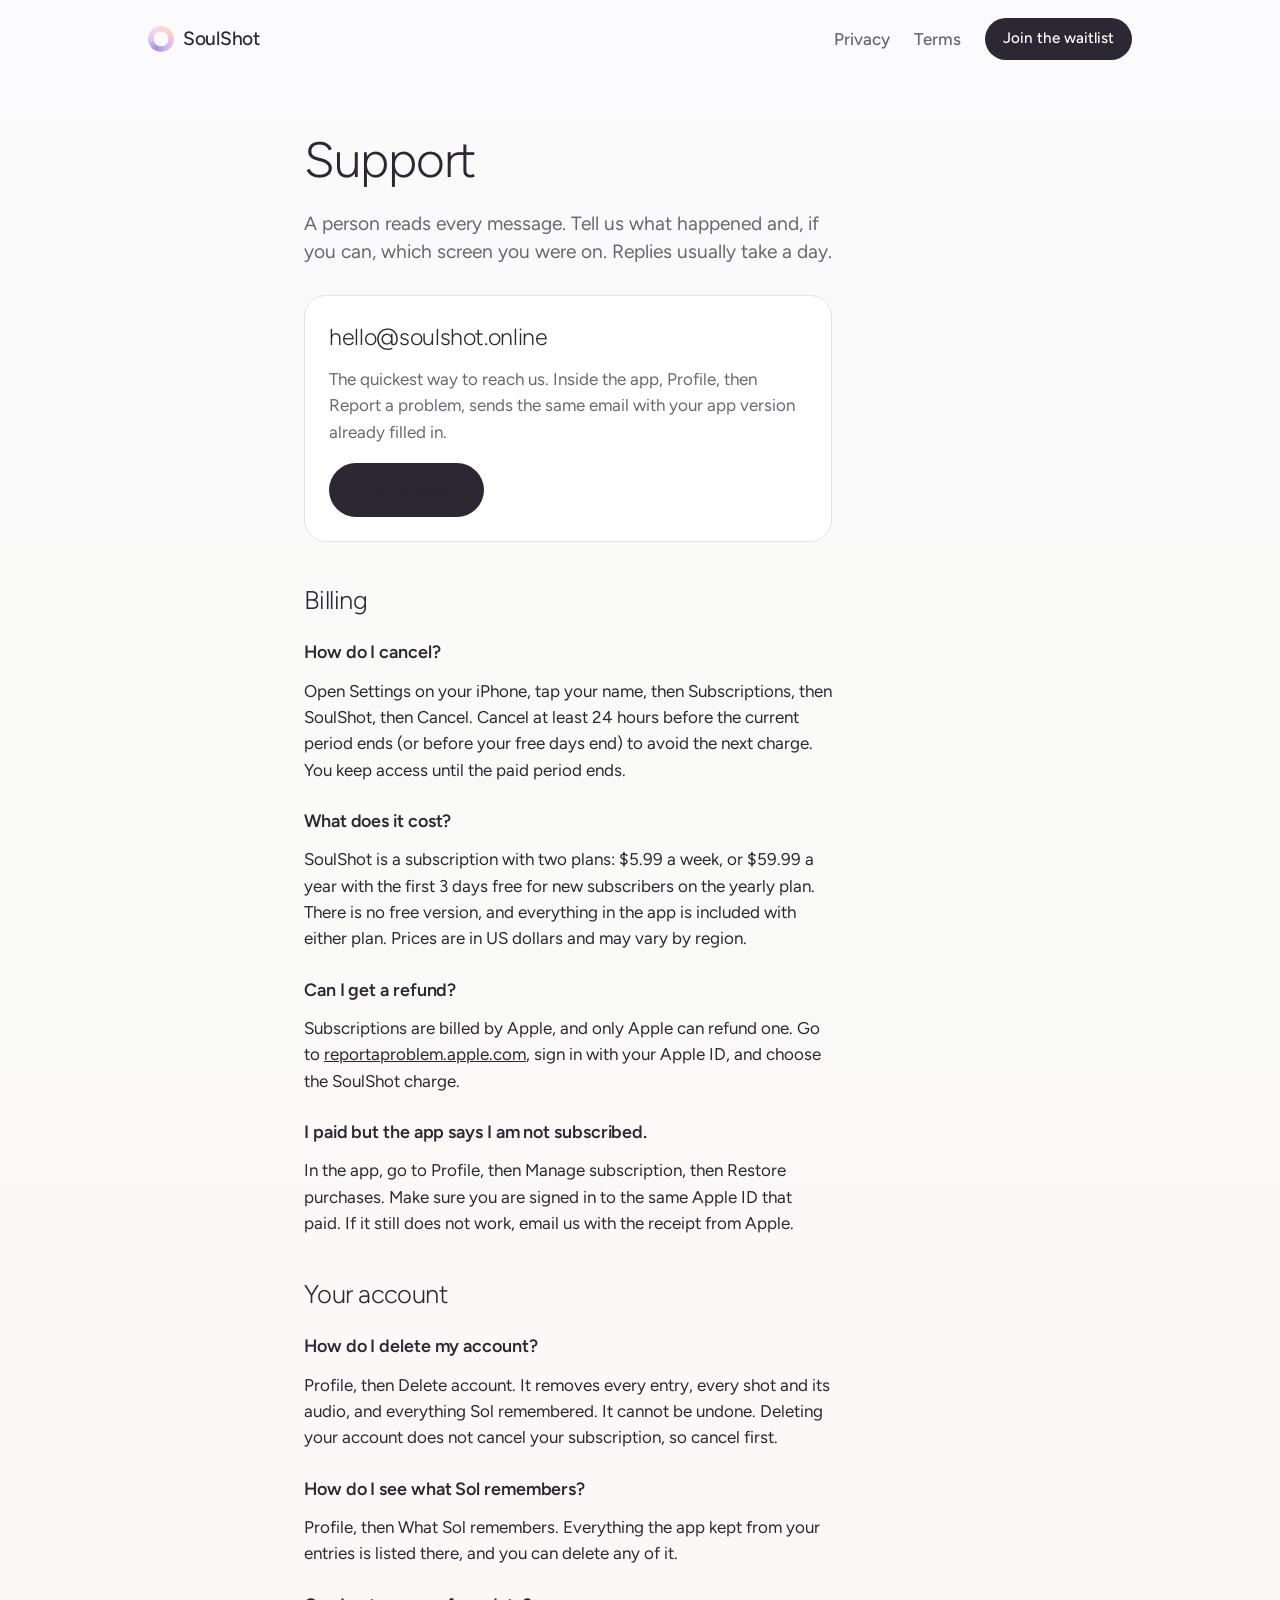
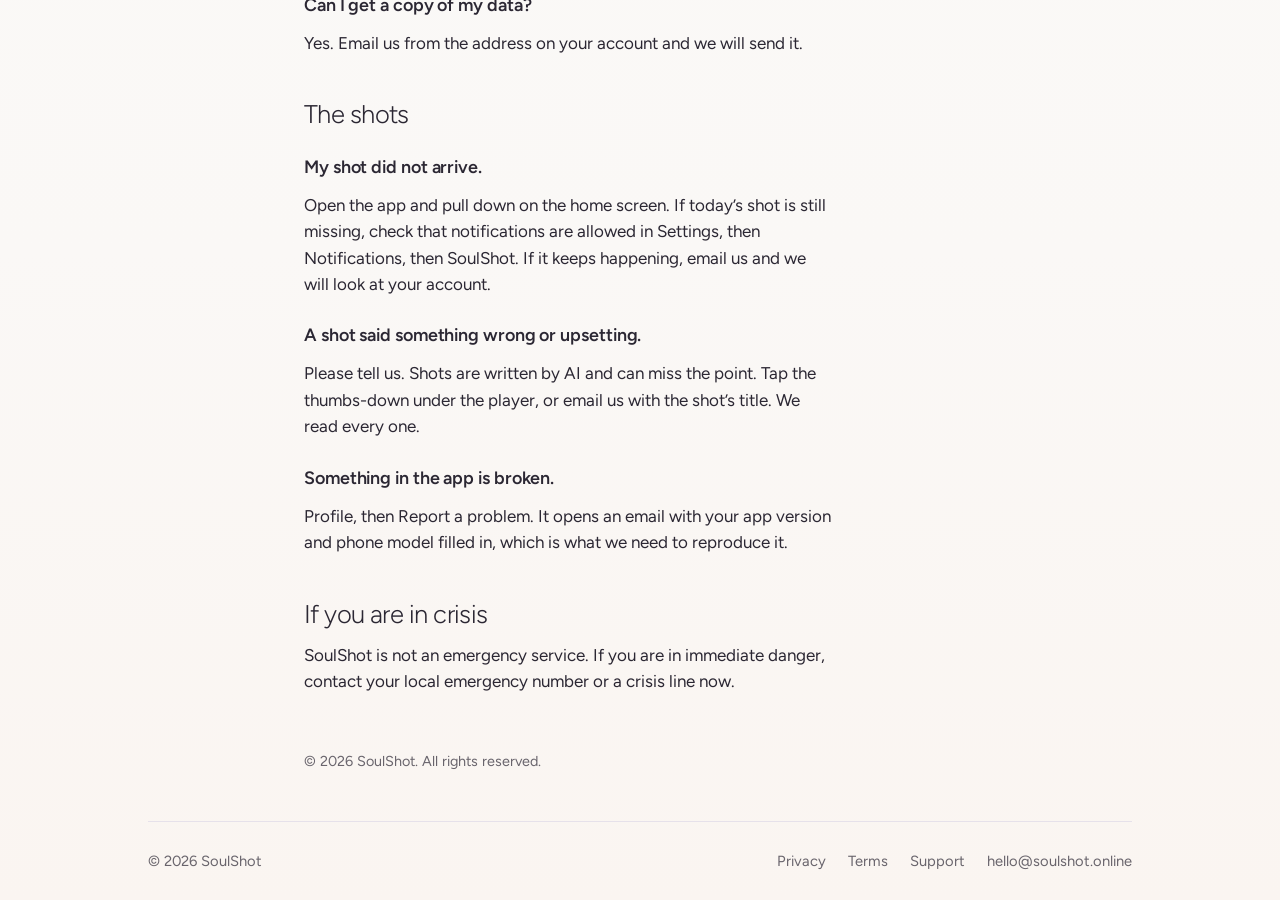
<file: waitlist/support/index.html>
<!doctype html>
<html lang="en">
<head>
<meta charset="utf-8">
<meta name="viewport" content="width=device-width, initial-scale=1, viewport-fit=cover">
<title>Support · SoulShot</title>
<meta name="description" content="Get help with SoulShot: billing, cancelling, deleting your account, and anything that broke.">
<link rel="canonical" href="https://soulshot.online/support/">
<meta name="theme-color" content="#FBFAFC">
<link rel="icon" href="../img/favicon.png" type="image/png">
<link rel="apple-touch-icon" href="../img/apple-touch-icon.png">
<link rel="preconnect" href="https://fonts.googleapis.com">
<link rel="preconnect" href="https://fonts.gstatic.com" crossorigin>
<link rel="stylesheet" href="https://fonts.googleapis.com/css2?family=Figtree:wght@300;400;500;600&display=swap">
<link rel="stylesheet" href="../site.css">
</head>
<body>
<div class="sky">
<header class="wrap">
  <nav class="nav" aria-label="Site">
    <a class="brand" href="../"><span class="orb" aria-hidden="true"></span>SoulShot</a>
    <div class="nav-links">
      <a class="plain" href="../privacy/">Privacy</a>
      <a class="plain" href="../terms/">Terms</a>
      <a class="btn sm" href="../">Join the waitlist</a>
    </div>
  </nav>
</header>

<main class="narrow doc">
  <h1>Support</h1>
  <p class="lede">A person reads every message. Tell us what happened and, if you can, which screen you were on. Replies usually take a day.</p>

  <div class="contact-card">
    <div class="email">hello@soulshot.online</div>
    <p>The quickest way to reach us. Inside the app, Profile, then Report a problem, sends the same email with your app version already filled in.</p>
    <a class="btn" href="mailto:hello@soulshot.online?subject=SoulShot%20help">Email support</a>
  </div>

  <h2>Billing</h2>

  <h3>How do I cancel?</h3>
  <p>Open Settings on your iPhone, tap your name, then Subscriptions, then SoulShot, then Cancel. Cancel at least 24 hours before the current period ends (or before your free days end) to avoid the next charge. You keep access until the paid period ends.</p>

  <h3>What does it cost?</h3>
  <p>SoulShot is a subscription with two plans: $5.99 a week, or $59.99 a year with the first 3 days free for new subscribers on the yearly plan. There is no free version, and everything in the app is included with either plan. Prices are in US dollars and may vary by region.</p>

  <h3>Can I get a refund?</h3>
  <p>Subscriptions are billed by Apple, and only Apple can refund one. Go to <a href="https://reportaproblem.apple.com">reportaproblem.apple.com</a>, sign in with your Apple ID, and choose the SoulShot charge.</p>

  <h3>I paid but the app says I am not subscribed.</h3>
  <p>In the app, go to Profile, then Manage subscription, then Restore purchases. Make sure you are signed in to the same Apple ID that paid. If it still does not work, email us with the receipt from Apple.</p>

  <h2>Your account</h2>

  <h3>How do I delete my account?</h3>
  <p>Profile, then Delete account. It removes every entry, every shot and its audio, and everything Sol remembered. It cannot be undone. Deleting your account does not cancel your subscription, so cancel first.</p>

  <h3>How do I see what Sol remembers?</h3>
  <p>Profile, then What Sol remembers. Everything the app kept from your entries is listed there, and you can delete any of it.</p>

  <h3>Can I get a copy of my data?</h3>
  <p>Yes. Email us from the address on your account and we will send it.</p>

  <h2>The shots</h2>

  <h3>My shot did not arrive.</h3>
  <p>Open the app and pull down on the home screen. If today’s shot is still missing, check that notifications are allowed in Settings, then Notifications, then SoulShot. If it keeps happening, email us and we will look at your account.</p>

  <h3>A shot said something wrong or upsetting.</h3>
  <p>Please tell us. Shots are written by AI and can miss the point. Tap the thumbs-down under the player, or email us with the shot’s title. We read every one.</p>

  <h3>Something in the app is broken.</h3>
  <p>Profile, then Report a problem. It opens an email with your app version and phone model filled in, which is what we need to reproduce it.</p>

  <h2>If you are in crisis</h2>
  <p>SoulShot is not an emergency service. If you are in immediate danger, contact your local emergency number or a crisis line now.</p>

  <p class="copyright">© 2026 SoulShot. All rights reserved.</p>
</main>

<footer class="wrap">
  <div class="foot">
    <div>© 2026 SoulShot</div>
    <nav aria-label="Legal">
      <a href="../privacy/">Privacy</a>
      <a href="../terms/">Terms</a>
      <a href="../support/">Support</a>
      <a href="mailto:hello@soulshot.online">hello@soulshot.online</a>
    </nav>
  </div>
</footer>
</div>
</body>
</html>
</file>
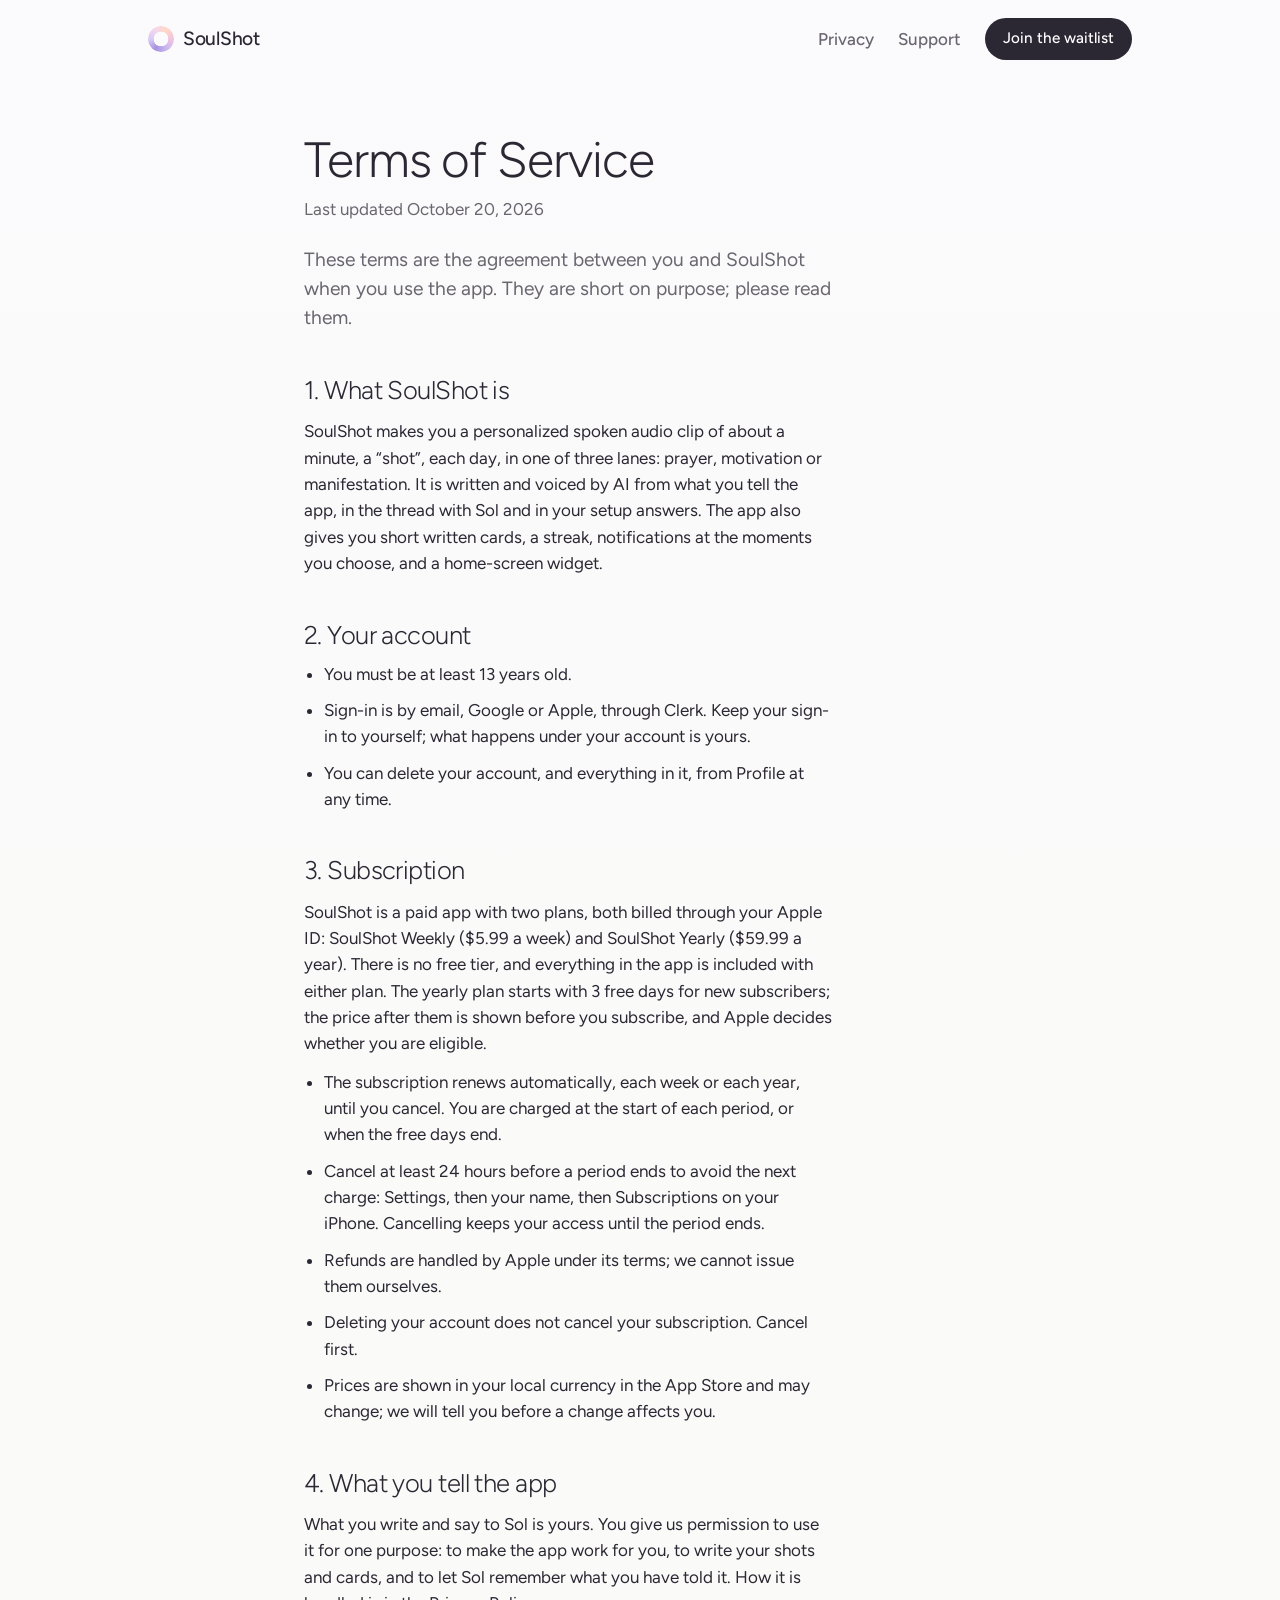
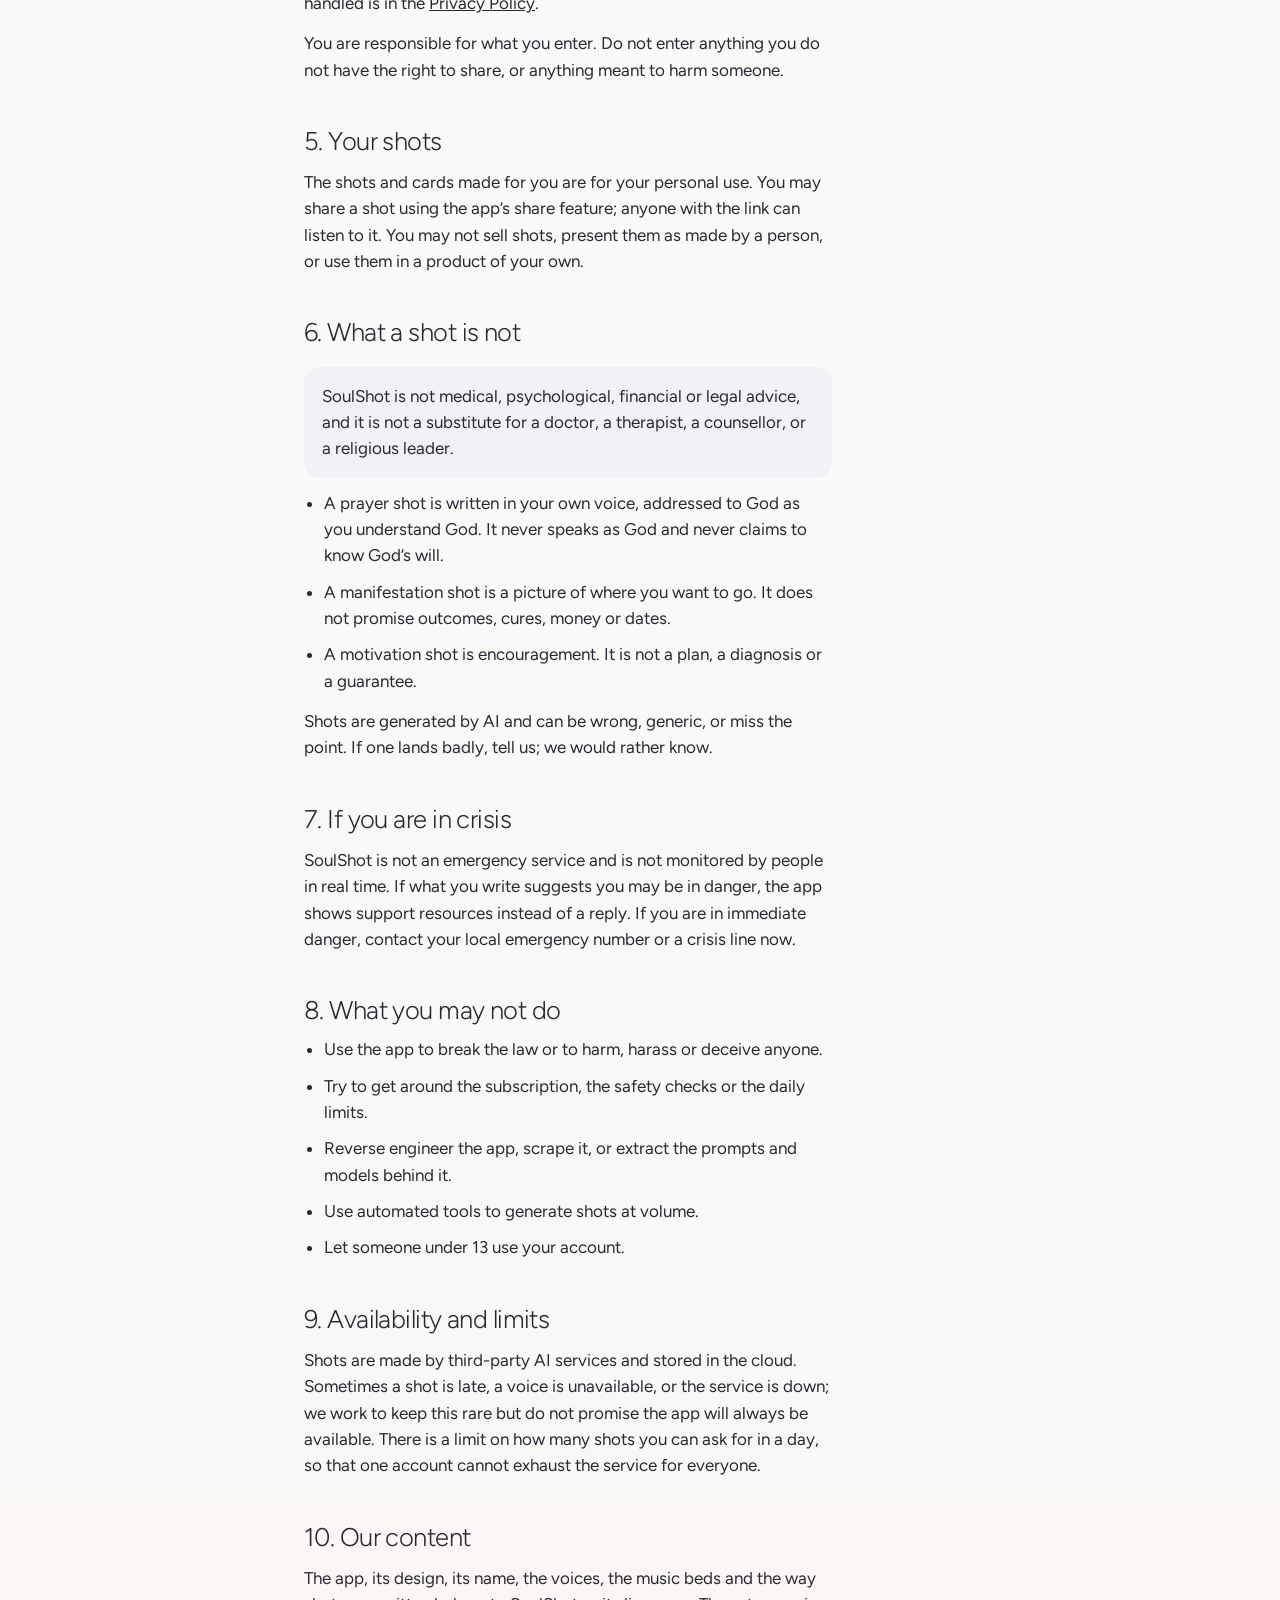
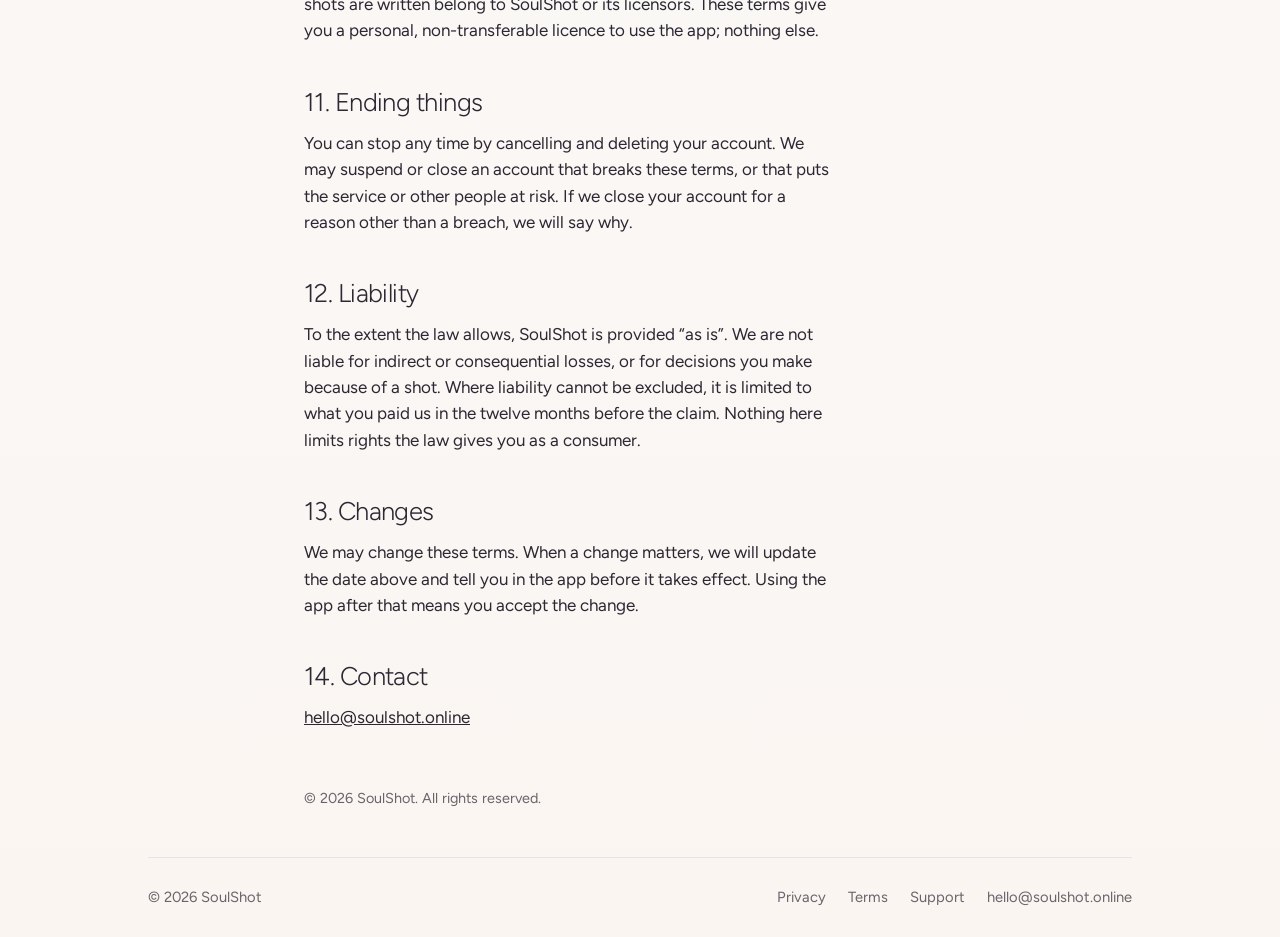
<file: waitlist/terms/index.html>
<!doctype html>
<html lang="en">
<head>
<meta charset="utf-8">
<meta name="viewport" content="width=device-width, initial-scale=1, viewport-fit=cover">
<title>Terms of Service · SoulShot</title>
<meta name="description" content="The agreement between you and SoulShot when you use the app. Short on purpose.">
<link rel="canonical" href="https://soulshot.online/terms/">
<meta name="theme-color" content="#FBFAFC">
<link rel="icon" href="../img/favicon.png" type="image/png">
<link rel="apple-touch-icon" href="../img/apple-touch-icon.png">
<link rel="preconnect" href="https://fonts.googleapis.com">
<link rel="preconnect" href="https://fonts.gstatic.com" crossorigin>
<link rel="stylesheet" href="https://fonts.googleapis.com/css2?family=Figtree:wght@300;400;500;600&display=swap">
<link rel="stylesheet" href="../site.css">
</head>
<body>
<div class="sky">
<header class="wrap">
  <nav class="nav" aria-label="Site">
    <a class="brand" href="../"><span class="orb" aria-hidden="true"></span>SoulShot</a>
    <div class="nav-links">
      <a class="plain" href="../privacy/">Privacy</a>
      <a class="plain" href="../support/">Support</a>
      <a class="btn sm" href="../">Join the waitlist</a>
    </div>
  </nav>
</header>

<main class="narrow doc">
  <h1>Terms of Service</h1>
  <p class="updated">Last updated October 20, 2026</p>

  <p class="lede">These terms are the agreement between you and SoulShot when you use the app. They are short on purpose; please read them.</p>

  <h2>1. What SoulShot is</h2>
  <p>SoulShot makes you a personalized spoken audio clip of about a minute, a “shot”, each day, in one of three lanes: prayer, motivation or manifestation. It is written and voiced by AI from what you tell the app, in the thread with Sol and in your setup answers. The app also gives you short written cards, a streak, notifications at the moments you choose, and a home-screen widget.</p>

  <h2>2. Your account</h2>
  <ul>
    <li>You must be at least 13 years old.</li>
    <li>Sign-in is by email, Google or Apple, through Clerk. Keep your sign-in to yourself; what happens under your account is yours.</li>
    <li>You can delete your account, and everything in it, from Profile at any time.</li>
  </ul>

  <h2>3. Subscription</h2>
  <p>SoulShot is a paid app with two plans, both billed through your Apple ID: SoulShot Weekly ($5.99 a week) and SoulShot Yearly ($59.99 a year). There is no free tier, and everything in the app is included with either plan. The yearly plan starts with 3 free days for new subscribers; the price after them is shown before you subscribe, and Apple decides whether you are eligible.</p>
  <ul>
    <li>The subscription renews automatically, each week or each year, until you cancel. You are charged at the start of each period, or when the free days end.</li>
    <li>Cancel at least 24 hours before a period ends to avoid the next charge: Settings, then your name, then Subscriptions on your iPhone. Cancelling keeps your access until the period ends.</li>
    <li>Refunds are handled by Apple under its terms; we cannot issue them ourselves.</li>
    <li>Deleting your account does not cancel your subscription. Cancel first.</li>
    <li>Prices are shown in your local currency in the App Store and may change; we will tell you before a change affects you.</li>
  </ul>

  <h2>4. What you tell the app</h2>
  <p>What you write and say to Sol is yours. You give us permission to use it for one purpose: to make the app work for you, to write your shots and cards, and to let Sol remember what you have told it. How it is handled is in the <a href="../privacy/">Privacy Policy</a>.</p>
  <p>You are responsible for what you enter. Do not enter anything you do not have the right to share, or anything meant to harm someone.</p>

  <h2>5. Your shots</h2>
  <p>The shots and cards made for you are for your personal use. You may share a shot using the app’s share feature; anyone with the link can listen to it. You may not sell shots, present them as made by a person, or use them in a product of your own.</p>

  <h2>6. What a shot is not</h2>
  <div class="note">SoulShot is not medical, psychological, financial or legal advice, and it is not a substitute for a doctor, a therapist, a counsellor, or a religious leader.</div>
  <ul>
    <li>A prayer shot is written in your own voice, addressed to God as you understand God. It never speaks as God and never claims to know God’s will.</li>
    <li>A manifestation shot is a picture of where you want to go. It does not promise outcomes, cures, money or dates.</li>
    <li>A motivation shot is encouragement. It is not a plan, a diagnosis or a guarantee.</li>
  </ul>
  <p>Shots are generated by AI and can be wrong, generic, or miss the point. If one lands badly, tell us; we would rather know.</p>

  <h2>7. If you are in crisis</h2>
  <p>SoulShot is not an emergency service and is not monitored by people in real time. If what you write suggests you may be in danger, the app shows support resources instead of a reply. If you are in immediate danger, contact your local emergency number or a crisis line now.</p>

  <h2>8. What you may not do</h2>
  <ul>
    <li>Use the app to break the law or to harm, harass or deceive anyone.</li>
    <li>Try to get around the subscription, the safety checks or the daily limits.</li>
    <li>Reverse engineer the app, scrape it, or extract the prompts and models behind it.</li>
    <li>Use automated tools to generate shots at volume.</li>
    <li>Let someone under 13 use your account.</li>
  </ul>

  <h2>9. Availability and limits</h2>
  <p>Shots are made by third-party AI services and stored in the cloud. Sometimes a shot is late, a voice is unavailable, or the service is down; we work to keep this rare but do not promise the app will always be available. There is a limit on how many shots you can ask for in a day, so that one account cannot exhaust the service for everyone.</p>

  <h2>10. Our content</h2>
  <p>The app, its design, its name, the voices, the music beds and the way shots are written belong to SoulShot or its licensors. These terms give you a personal, non-transferable licence to use the app; nothing else.</p>

  <h2>11. Ending things</h2>
  <p>You can stop any time by cancelling and deleting your account. We may suspend or close an account that breaks these terms, or that puts the service or other people at risk. If we close your account for a reason other than a breach, we will say why.</p>

  <h2>12. Liability</h2>
  <p>To the extent the law allows, SoulShot is provided “as is”. We are not liable for indirect or consequential losses, or for decisions you make because of a shot. Where liability cannot be excluded, it is limited to what you paid us in the twelve months before the claim. Nothing here limits rights the law gives you as a consumer.</p>

  <h2>13. Changes</h2>
  <p>We may change these terms. When a change matters, we will update the date above and tell you in the app before it takes effect. Using the app after that means you accept the change.</p>

  <h2>14. Contact</h2>
  <p><a href="mailto:hello@soulshot.online?subject=Terms">hello@soulshot.online</a></p>

  <p class="copyright">© 2026 SoulShot. All rights reserved.</p>
</main>

<footer class="wrap">
  <div class="foot">
    <div>© 2026 SoulShot</div>
    <nav aria-label="Legal">
      <a href="../privacy/">Privacy</a>
      <a href="../terms/">Terms</a>
      <a href="../support/">Support</a>
      <a href="mailto:hello@soulshot.online">hello@soulshot.online</a>
    </nav>
  </div>
</footer>
</div>
</body>
</html>
</file>
<file: site.css>
/* SoulShot — soulshot.online
   The site sits on the app's own screen: cream at the top, peach in the
   middle, salmon at the bottom. Plum text. Orange only inside the orb.
   Fraunces for titles and shot names, Figtree for everything else. */

:root {
  --cream: #FFF4E6;
  --peach: #FFE0C2;
  --apricot: #FBBE9F;
  --salmon: #F5A78D;
  --plum: #3A1F3D;
  --plum-2: #6B5570;
  --plum-3: #9A889E;
  --night: #1E1424;
  --sun: #EE8E3E;
  --gold: #D9A23F;
  --coral: #E9633C;
  --violet: #7F63C8;
  --white: #FFFFFF;
  --border: rgba(58, 31, 61, .12);
  --serif: "Fraunces", Georgia, "Times New Roman", serif;
  --sans: "Figtree", -apple-system, "Segoe UI", Helvetica, Arial, sans-serif;
  --measure: 34rem;
  --gutter: clamp(20px, 5vw, 48px);
  --radius: 28px;
}

* { box-sizing: border-box; }
html { scroll-behavior: smooth; -webkit-text-size-adjust: 100%; }
@media (prefers-reduced-motion: reduce) { html { scroll-behavior: auto; } }

body {
  margin: 0;
  min-height: 100%;
  font-family: var(--sans);
  font-size: 17px;
  line-height: 1.55;
  color: var(--plum);
  background: var(--cream);
  -webkit-font-smoothing: antialiased;
}

/* The gradient is one long dawn: every page lives on it, top to bottom. */
.sky {
  background: linear-gradient(180deg, var(--cream) 0%, var(--peach) 38%, var(--apricot) 74%, var(--salmon) 100%);
  min-height: 100vh;
}

a { color: inherit; }
img, video { display: block; max-width: 100%; height: auto; }
button { font: inherit; color: inherit; }

.wrap { max-width: 1120px; margin: 0 auto; padding: 0 var(--gutter); }
.narrow { max-width: 42rem; margin: 0 auto; padding: 0 var(--gutter); }

:focus-visible { outline: 3px solid var(--sun); outline-offset: 3px; border-radius: 6px; }

/* Type ------------------------------------------------------------------ */
h1, h2, h3, .serif {
  font-family: var(--serif);
  font-variation-settings: "SOFT" 60, "opsz" 72;
  font-weight: 400;
  letter-spacing: -.01em;
  text-wrap: balance;
  margin: 0;
}
h1 { font-size: clamp(2.5rem, 6.2vw, 4.6rem); line-height: 1.02; }
h2 { font-size: clamp(2rem, 4.2vw, 3rem); line-height: 1.08; }
h3 { font-size: 1.55rem; line-height: 1.18; }
p { margin: 0; }
.lede { font-size: clamp(1.1rem, 1.6vw, 1.3rem); line-height: 1.5; color: var(--plum-2); max-width: var(--measure); }
.quiet { color: var(--plum-2); }
.small { font-size: .92rem; }
.italic { font-style: italic; }

/* Nav ------------------------------------------------------------------- */
.nav {
  display: flex; align-items: center; justify-content: space-between;
  padding: 22px 0;
}
.brand {
  display: inline-flex; align-items: center; gap: 10px;
  font-family: var(--serif); font-variation-settings: "SOFT" 60; font-weight: 500;
  font-size: 1.4rem; letter-spacing: -.01em; text-decoration: none;
}
.nav-links { display: flex; align-items: center; gap: 26px; }
.nav-links a { text-decoration: none; font-weight: 500; color: var(--plum-2); }
.nav-links a:hover { color: var(--plum); }
@media (max-width: 640px) { .nav-links a.plain { display: none; } }

/* The orb: white highlight top-left, sun in the body, ember at the rim. */
.orb {
  width: 28px; height: 28px; border-radius: 50%; flex: 0 0 auto;
  background: radial-gradient(circle at 38% 32%, #fff 0%, #FFEBD3 13%, #FDC58F 36%, #EE8E3E 66%, #C4611E 100%);
  box-shadow: 0 10px 24px -8px rgba(200, 100, 30, .55);
}
.orb.lg { width: 56px; height: 56px; }

/* Buttons --------------------------------------------------------------- */
.btn {
  display: inline-flex; align-items: center; justify-content: center; gap: 10px;
  min-height: 54px; padding: 0 26px; border-radius: 999px; border: 0;
  background: var(--plum); color: var(--cream); text-decoration: none;
  font-weight: 600; font-size: 1.02rem; cursor: pointer;
  box-shadow: 0 18px 30px -16px rgba(58, 31, 61, .55);
  transition: transform .18s ease, box-shadow .18s ease;
}
.btn:hover { transform: translateY(-1px); box-shadow: 0 22px 34px -16px rgba(58, 31, 61, .6); }
.btn:active { transform: translateY(0); }
.btn.sm { min-height: 42px; padding: 0 18px; font-size: .95rem; box-shadow: none; }
.btn.ghost { background: rgba(255, 255, 255, .72); color: var(--plum); box-shadow: none; }
.btn svg { width: 20px; height: 20px; fill: currentColor; }

/* Hero ------------------------------------------------------------------ */
.hero {
  display: grid; grid-template-columns: 1.05fr .95fr; align-items: center;
  gap: clamp(24px, 5vw, 72px); padding: clamp(28px, 6vw, 80px) 0 clamp(40px, 6vw, 72px);
}
.hero-copy { max-width: 36rem; }
.hero-copy .lede { margin-top: 22px; }
.hero-cta { display: flex; flex-wrap: wrap; align-items: center; gap: 16px 22px; margin-top: 32px; }
.hero-price { color: var(--plum-2); }
@media (max-width: 860px) {
  .hero { grid-template-columns: 1fr; padding-top: 24px; }
  .hero-art { order: 2; margin-top: 8px; }
}

/* The phone: a real screen in a thin plum bezel. */
.phone {
  position: relative; width: min(340px, 78vw); margin: 0 auto;
  border-radius: 54px; padding: 11px; background: var(--night);
  box-shadow: 0 40px 80px -30px rgba(58, 31, 61, .55), inset 0 0 0 1px rgba(255, 255, 255, .06);
}
.phone img { border-radius: 44px; width: 100%; }
.phone.sm { width: min(280px, 70vw); border-radius: 46px; padding: 9px; }
.phone.sm img { border-radius: 38px; }

.hero-art { position: relative; }
.hero-art .glow {
  position: absolute; inset: 10% -10% auto; height: 80%; z-index: 0; pointer-events: none;
  background: radial-gradient(closest-side, rgba(255, 224, 194, .9), rgba(255, 224, 194, 0));
}
.hero-art .phone { position: relative; z-index: 1; }

/* The living orb behind the hero: the app's own Welcome clip, rising behind
   the phone like the sun. The clip's orb is 30% of its frame, so the video
   is scaled up inside a soft circular mask. */
.orb-video {
  position: absolute; z-index: 0; pointer-events: none; overflow: hidden;
  width: clamp(240px, 30vw, 360px); aspect-ratio: 1; border-radius: 50%;
  top: -48px; right: -28px;
  -webkit-mask-image: radial-gradient(circle, #000 40%, transparent 68%);
  mask-image: radial-gradient(circle, #000 40%, transparent 68%);
}
.orb-video video { width: 100%; height: 100%; object-fit: cover; transform: scale(1.9); }
@media (max-width: 860px) { .orb-video { width: 52vw; right: -12vw; top: -6vw; } }
@media (prefers-reduced-motion: reduce) { .orb-video { display: none; } }

/* Sections -------------------------------------------------------------- */
.section { padding: clamp(48px, 8vw, 104px) 0; }
.section-head { max-width: 40rem; }
.section-head p { margin-top: 16px; }
.section + .section { padding-top: 0; }

/* How it works: a real sequence, so it is numbered. */
.steps { display: grid; grid-template-columns: repeat(3, 1fr); gap: clamp(20px, 3vw, 40px); margin-top: clamp(32px, 5vw, 56px); }
.step { display: flex; flex-direction: column; gap: 18px; }
.step .phone { margin: 0 auto; }
.step-num { font-family: var(--serif); font-style: italic; font-size: 1.1rem; color: var(--plum-2); }
.step h3 { margin-top: 4px; }
.step p { color: var(--plum-2); margin-top: 8px; }
@media (max-width: 860px) { .steps { grid-template-columns: 1fr; gap: 44px; } }

/* Shot cards: photos with a veil, an italic title, a lane hue. */
.lanes { display: grid; grid-template-columns: repeat(3, 1fr); gap: 18px; margin-top: clamp(28px, 4vw, 48px); }
.shot {
  position: relative; aspect-ratio: 4 / 5; border-radius: var(--radius); overflow: hidden;
  color: var(--cream); display: flex; flex-direction: column; justify-content: flex-end;
  padding: 22px; isolation: isolate; text-decoration: none;
  box-shadow: 0 30px 50px -30px rgba(30, 20, 36, .6);
}
.shot img { position: absolute; inset: 0; width: 100%; height: 100%; object-fit: cover; z-index: -2; }
.shot::before {
  content: ""; position: absolute; inset: 0; z-index: -1;
  background: linear-gradient(180deg, rgba(30, 20, 36, .05) 30%, rgba(30, 20, 36, .55) 70%, rgba(30, 20, 36, .82) 100%);
}
.shot .lane { font-size: .85rem; font-weight: 600; letter-spacing: .01em; }
.shot .title { font-family: var(--serif); font-style: italic; font-size: clamp(1.5rem, 2.4vw, 2rem); line-height: 1.12; margin-top: 8px; }
.shot .desc { color: rgba(255, 244, 230, .82); margin-top: 10px; font-size: .95rem; line-height: 1.45; }
.shot .meta { display: flex; align-items: center; justify-content: space-between; margin-top: 16px; }
.shot .dur { font-size: .85rem; padding: 6px 10px; border-radius: 999px; background: rgba(30, 20, 36, .45); }
.shot .play {
  width: 46px; height: 46px; border-radius: 50%; display: grid; place-items: center;
  background: var(--cream); color: var(--night);
}
.shot .play svg { width: 18px; height: 18px; fill: currentColor; margin-left: 2px; }
.shot.prayer .lane { color: #FFD98A; }
.shot.motivation .lane { color: #FFB39A; }
.shot.manifestation .lane { color: #D6C8FF; }
@media (max-width: 860px) { .lanes { grid-template-columns: 1fr; } .shot { aspect-ratio: 16 / 11; } }

/* The words: a shot's script, as the player shows it. */
.words {
  display: grid; grid-template-columns: 1fr 1fr; gap: clamp(24px, 5vw, 64px); align-items: center;
  margin-top: clamp(32px, 5vw, 56px);
}
.script { font-family: var(--serif); font-variation-settings: "SOFT" 60; font-size: clamp(1.5rem, 2.6vw, 2.1rem); line-height: 1.3; }
.script p { margin: 0 0 .6em; color: var(--plum-3); }
.script p.now { color: var(--plum); }
.script small { display: block; font-family: var(--sans); font-size: .95rem; color: var(--plum-2); margin-top: 14px; }
@media (max-width: 860px) { .words { grid-template-columns: 1fr; } }

/* The ritual: three quiet lines. */
.ritual { display: grid; grid-template-columns: repeat(3, 1fr); gap: 18px; margin-top: clamp(28px, 4vw, 48px); }
.ritual > div {
  background: rgba(255, 255, 255, .55); border-radius: 22px; padding: 24px;
  border: 1px solid rgba(255, 255, 255, .7);
}
.ritual h3 { font-size: 1.3rem; }
.ritual p { color: var(--plum-2); margin-top: 8px; }
@media (max-width: 860px) { .ritual { grid-template-columns: 1fr; } }

/* Price ----------------------------------------------------------------- */
.price {
  background: var(--plum); color: var(--cream); border-radius: var(--radius);
  padding: clamp(32px, 5vw, 56px); display: grid; grid-template-columns: 1fr 1fr; gap: 32px; align-items: center;
}
.price .amount { font-family: var(--serif); font-size: clamp(3rem, 7vw, 5rem); line-height: 1; }
.price .amount span { font-family: var(--sans); font-size: 1.1rem; color: rgba(255, 244, 230, .7); margin-left: 6px; }
.price .amount.alt { font-size: clamp(1.8rem, 4vw, 2.6rem); margin-top: 10px; }
.price .amount.alt span { font-size: 1rem; }
.price p { color: rgba(255, 244, 230, .82); margin-top: 14px; max-width: 30rem; }
.price .btn { background: var(--cream); color: var(--plum); }
.price ul { list-style: none; padding: 0; margin: 0; display: grid; gap: 12px; }
.price li { padding-left: 26px; position: relative; color: rgba(255, 244, 230, .9); }
.price li::before { content: ""; position: absolute; left: 0; top: .55em; width: 12px; height: 12px; border-radius: 50%; background: var(--sun); }
@media (max-width: 860px) { .price { grid-template-columns: 1fr; } }

/* FAQ ------------------------------------------------------------------- */
.faq { max-width: 42rem; margin-top: 8px; }
.faq details { border-top: 1px solid var(--border); padding: 18px 0; }
.faq details:last-child { border-bottom: 1px solid var(--border); }
.faq summary {
  cursor: pointer; list-style: none; display: flex; justify-content: space-between; align-items: center; gap: 16px;
  font-family: var(--serif); font-size: 1.3rem; line-height: 1.25;
}
.faq summary::-webkit-details-marker { display: none; }
.faq summary::after { content: "+"; font-family: var(--sans); font-size: 1.4rem; color: var(--plum-2); flex: 0 0 auto; }
.faq details[open] summary::after { content: "–"; }
.faq details p { margin-top: 12px; color: var(--plum-2); max-width: var(--measure); }

/* Footer ---------------------------------------------------------------- */
.foot {
  padding: 40px 0 44px; margin-top: clamp(24px, 5vw, 56px);
  display: flex; flex-wrap: wrap; justify-content: space-between; align-items: center; gap: 16px 28px;
  color: var(--plum-2); font-size: .95rem; border-top: 1px solid var(--border);
}
.foot nav { display: flex; flex-wrap: wrap; gap: 8px 22px; }
.foot a { text-decoration: none; }
.foot a:hover { text-decoration: underline; }

/* Legal and support pages ---------------------------------------------- */
.doc { padding: clamp(24px, 5vw, 56px) 0 24px; }
.doc h1 { font-size: clamp(2.2rem, 5vw, 3.4rem); }
.doc .updated { color: var(--plum-2); margin-top: 10px; }
.doc h2 { font-size: 1.75rem; margin-top: 44px; }
.doc h3 { font-size: 1.2rem; font-family: var(--sans); font-weight: 600; margin-top: 26px; }
.doc p { margin-top: 14px; max-width: var(--measure); color: var(--plum); }
.doc p.lede { margin-top: 24px; }
.doc ul { padding-left: 1.2em; margin: 12px 0 0; max-width: var(--measure); }
.doc li { margin-top: 8px; }
.doc li + li { margin-top: 10px; }
.doc .note {
  margin-top: 22px; padding: 18px 20px; border-radius: 18px; max-width: var(--measure);
  background: rgba(255, 255, 255, .6); border: 1px solid rgba(255, 255, 255, .8);
}
.doc a { color: var(--plum); }
.doc .copyright { margin-top: 56px; color: var(--plum-3); font-size: .9rem; }

.contact-card {
  margin-top: 28px; padding: 26px; border-radius: 22px; max-width: var(--measure);
  background: rgba(255, 255, 255, .6); border: 1px solid rgba(255, 255, 255, .8);
}
.contact-card .email { font-family: var(--serif); font-size: 1.6rem; word-break: break-all; }
.contact-card p { margin-top: 10px; color: var(--plum-2); }
.contact-card .btn { margin-top: 18px; }

/* Samples: the three playable cards under the hero. ------------------------ */
.hero-copy .hero-price { margin-top: 18px; }
.shot .bar { height: 3px; border-radius: 3px; background: rgba(255, 244, 230, .28); margin-top: 16px; overflow: hidden; }
.shot .bar i { display: block; height: 100%; width: 0; background: var(--cream); transition: width .25s linear; }
.shot.sample .meta { margin-top: 12px; }
.shot .play { border: 0; cursor: pointer; transition: transform .15s ease; }
.shot .play:hover { transform: scale(1.06); }
.shot .play .ic-pause { display: none; }
.shot.playing .play .ic-play { display: none; }
.shot.playing .play .ic-pause { display: block; margin-left: 0; }
.shot.still .play, .shot.still .bar { display: none; }

@media (prefers-reduced-motion: reduce) { .shot .bar i { transition: none; } }

[hidden] { display: none !important; }

/* The words of the piece that is playing, as the shared-link page shows them. */
.now { margin-top: 28px; padding: 26px 28px; border-radius: 22px; background: rgba(255, 255, 255, .55); border: 1px solid rgba(255, 255, 255, .7); max-width: 44rem; }
.now-head { display: flex; align-items: baseline; gap: 14px; flex-wrap: wrap; }
.now-lane { font-size: .85rem; font-weight: 600; color: var(--plum-2); }
.now-title { font-size: 1.5rem; font-style: italic; }
.now-words { margin-top: 14px; font-family: var(--serif); font-variation-settings: "SOFT" 60; font-size: 1.2rem; line-height: 1.45; color: var(--plum); max-height: 22rem; overflow: auto; padding-right: 6px; }
.now-words p { margin: 0 0 .8em; }
</file>
<file: waitlist/site.css>
/* SoulShot — soulshot.online
   The site sits on the app's own ground ("Still Light"): near-white with the
   faintest warm drift, charcoal-plum ink, hairlines instead of shadows.
   Colour comes from one place, the orb: a ring of lavender, rose and peach.
   Figtree for everything the site says; Fraunces only for words Sol speaks. */

:root {
  --ground: #FAFAF8;
  --paper: #FFFFFF;
  --well: #F3F1F5;
  --ink: #2B2733;
  --ink-2: rgba(43, 39, 51, .7);
  --ink-3: rgba(43, 39, 51, .5);
  --ink-4: rgba(43, 39, 51, .26);
  --hair: #E6E1EA;
  --lavender: #D9CCF6;
  --rose: #F6D6EC;
  --peach: #FFD9C4;
  --violet: #7C64C9;
  --tint-prayer: #FBF3DC;
  --tint-push: #FFE9DF;
  --tint-future: #EEE8FA;
  --error: #A93A2A;
  --sans: "Figtree", -apple-system, "Segoe UI", Helvetica, Arial, sans-serif;
  --serif: "Fraunces", Georgia, "Times New Roman", serif;
  --measure: 33rem;
  --gutter: clamp(20px, 5vw, 48px);
}

* { box-sizing: border-box; }
[hidden] { display: none !important; }
html { scroll-behavior: smooth; -webkit-text-size-adjust: 100%; }
@media (prefers-reduced-motion: reduce) { html { scroll-behavior: auto; } }

body {
  margin: 0;
  min-height: 100%;
  font-family: var(--sans);
  font-size: 17px;
  line-height: 1.55;
  color: var(--ink);
  background: var(--ground);
  -webkit-font-smoothing: antialiased;
}

/* Cool at the top, a breath of peach at the bottom, so a page is never flat white. */
.sky {
  background: linear-gradient(180deg, #FBFAFC 0%, #FAFAF8 38%, #FAF8F6 74%, #FAF5F1 100%);
  min-height: 100vh;
}

a { color: inherit; }
img, video, svg { display: block; max-width: 100%; }
button, input { font: inherit; color: inherit; }

.wrap { max-width: 1080px; margin: 0 auto; padding: 0 var(--gutter); }
.narrow { max-width: 42rem; margin: 0 auto; padding: 0 var(--gutter); }

:focus-visible { outline: 2px solid var(--ink); outline-offset: 3px; border-radius: 8px; }

.sr { position: absolute; width: 1px; height: 1px; overflow: hidden; clip: rect(0 0 0 0); white-space: nowrap; }

/* Type ------------------------------------------------------------------ */
h1, h2, h3 { margin: 0; font-weight: 300; letter-spacing: -.022em; text-wrap: balance; }
h1 { font-size: clamp(2.3rem, 8.4vw, 4.1rem); line-height: 1.04; }
h2 { font-size: clamp(1.7rem, 5vw, 2.5rem); line-height: 1.1; }
h3 { font-size: 1.12rem; line-height: 1.3; font-weight: 600; letter-spacing: -.005em; }
p { margin: 0; }
.lede { font-size: clamp(1.08rem, 1.5vw, 1.22rem); line-height: 1.5; color: var(--ink-2); max-width: var(--measure); }
.small { font-size: .9rem; }
.quiet { color: var(--ink-2); }

/* Nav ------------------------------------------------------------------- */
.nav { display: flex; align-items: center; justify-content: space-between; padding: 18px 0; }
.brand {
  display: inline-flex; align-items: center; gap: 9px;
  font-weight: 500; font-size: 1.2rem; letter-spacing: -.015em; text-decoration: none;
}
.nav-links { display: flex; align-items: center; gap: 24px; }
.nav-links a { text-decoration: none; font-weight: 500; color: var(--ink-2); }
.nav-links a:hover { color: var(--ink); }
@media (max-width: 640px) { .nav-links a.plain { display: none; } }

/* The mark: Sol's ring, still. Lavender into rose into peach, a hole in the middle. */
.orb {
  width: 26px; height: 26px; border-radius: 50%; flex: 0 0 auto;
  background: conic-gradient(from 210deg, #A892E0, #D9CCF6, #F6D6EC, #FFD9C4, #F2C4E0, #C9B8F0, #A892E0);
  -webkit-mask: radial-gradient(circle, transparent 0 39%, #000 41% 100%);
  mask: radial-gradient(circle, transparent 0 39%, #000 41% 100%);
}
.orb.lg { width: 60px; height: 60px; }

/* Buttons --------------------------------------------------------------- */
.btn {
  display: inline-flex; align-items: center; justify-content: center; gap: 10px;
  min-height: 54px; padding: 0 26px; border-radius: 999px; border: 0;
  background: var(--ink); color: #fff; text-decoration: none; white-space: nowrap;
  font-weight: 600; font-size: 1.02rem; cursor: pointer;
}
.btn:hover { background: #3B3645; }
.btn:active { background: #1F1C26; }
.btn[disabled] { opacity: .6; cursor: default; }
.btn.sm { min-height: 42px; padding: 0 18px; font-size: .95rem; }
.nav-links a.btn { color: #fff; }
.btn svg { width: 20px; height: 20px; fill: currentColor; }

/* Hero ------------------------------------------------------------------ */
.hero {
  display: grid; grid-template-columns: minmax(0, 1.05fr) minmax(0, .95fr); align-items: center;
  gap: clamp(28px, 5vw, 72px);
  padding: clamp(20px, 5vw, 64px) 0 clamp(48px, 7vw, 96px);
}
.hero-copy .lede { margin-top: 20px; }
.hero-copy .join, .hero-copy .get, .hero-copy .after { margin-top: 28px; }
@media (max-width: 860px) {
  .hero { grid-template-columns: minmax(0, 1fr); gap: 36px; padding-top: 14px; }
}

/* The sign-up: one field, one button. ----------------------------------- */
.join { max-width: 30rem; }
.join label { display: block; font-size: .9rem; font-weight: 500; color: var(--ink-2); margin-bottom: 8px; }
.field {
  display: flex; gap: 8px; padding: 6px; border-radius: 999px;
  background: var(--paper); border: 1px solid var(--hair);
}
.field:focus-within { border-color: var(--ink); }
.field input {
  flex: 1 1 auto; min-width: 0; border: 0; background: transparent; outline: 0;
  padding: 0 0 0 18px; min-height: 48px; font-size: 1.02rem; border-radius: 999px;
}
.field input::placeholder { color: var(--ink-3); }
.field .btn { min-height: 48px; padding: 0 22px; }
@media (max-width: 420px) {
  .field { flex-direction: column; border-radius: 24px; padding: 8px; }
  .field input { min-height: 50px; }
  .field .btn { width: 100%; min-height: 52px; }
}
/* The field a person never sees and a form-filling bot always completes. */
.hp { position: absolute; left: -9999px; width: 1px; height: 1px; opacity: 0; }
.form-note { margin-top: 12px; font-size: .9rem; color: var(--ink-2); }
.form-error { margin-top: 12px; font-size: .95rem; color: var(--error); font-weight: 500; }

.get { display: none; }
.get p { margin-top: 12px; font-size: .9rem; color: var(--ink-2); }
html.is-live .join, html.is-live .after, html.is-live .dock { display: none !important; }
html.is-live .get { display: block; }

/* After signing up: where the form was. --------------------------------- */
.after { max-width: 30rem; }
.after-head { font-size: 1.5rem; font-weight: 300; letter-spacing: -.02em; line-height: 1.2; }
.after-sub { margin-top: 6px; color: var(--ink-2); }
.after-q { margin-top: 24px; padding-top: 22px; border-top: 1px solid var(--hair); }
.after-q p { font-weight: 500; }
.picks { display: flex; flex-wrap: wrap; gap: 8px; margin-top: 12px; }
.pick {
  min-height: 46px; padding: 0 18px; border-radius: 999px; cursor: pointer;
  background: var(--paper); border: 1px solid var(--hair); font-weight: 500; font-size: .98rem;
}
.pick:hover { border-color: var(--ink-4); }
.pick[data-lane="motivation"] { background: var(--tint-push); border-color: transparent; }
.pick[data-lane="prayer"] { background: var(--tint-prayer); border-color: transparent; }
.pick[data-lane="manifestation"] { background: var(--tint-future); border-color: transparent; }
.share-row { display: flex; flex-wrap: wrap; align-items: center; gap: 12px; margin-top: 14px; }
.share-row .btn { min-height: 46px; }
.share-done { font-size: .9rem; color: var(--ink-2); }

/* The stage: Sol's orb, one question, a minute out loud. ---------------- */
.stage { text-align: center; }
.orb-live {
  width: min(300px, 74vw); aspect-ratio: 1; margin: -18px auto -26px;
  animation: breathe 4.4s ease-in-out infinite;
}
.orb-live svg { width: 100%; height: 100%; overflow: visible; }
@keyframes breathe { 0%, 100% { transform: scale(1); } 50% { transform: scale(1.05); } }
@media (prefers-reduced-motion: reduce) { .orb-live { animation: none; } }

/* What the person told Sol: the two sentences the minute below was made from. */
.told { max-width: 23rem; margin: 0 auto 6px; font-size: .95rem; line-height: 1.45; color: var(--ink-2); }
.screen { min-height: 9.6rem; display: grid; align-items: center; }
.ask { font-size: clamp(1.6rem, 5.4vw, 2.1rem); line-height: 1.14; max-width: 15ch; margin: 0 auto; }

/* The words, the way the app's player shows them: the line being spoken in
   the middle, each word turning to full ink as it is said. */
.lyrics { height: 9.6rem; overflow: hidden; position: relative; text-align: center;
  -webkit-mask: linear-gradient(180deg, transparent 0, #000 26%, #000 74%, transparent 100%);
  mask: linear-gradient(180deg, transparent 0, #000 26%, #000 74%, transparent 100%); }
.lyrics-roll { position: absolute; left: 0; right: 0; top: 0; transition: transform .45s cubic-bezier(.3, .7, .2, 1); }
@media (prefers-reduced-motion: reduce) { .lyrics-roll { transition: none; } }
.lyrics p {
  font-family: var(--serif); font-variation-settings: "SOFT" 50, "opsz" 36;
  font-size: clamp(1.18rem, 4.4vw, 1.4rem); line-height: 1.36; letter-spacing: -.005em;
  max-width: 24ch; margin: 0 auto; padding: .42rem 0; color: var(--ink-4);
  text-wrap: balance;
}
.lyrics p.now { color: var(--ink-3); }
.lyrics p.now .said, .lyrics p.done { color: var(--ink); }
.lyrics p.done { opacity: .34; }

.transport { display: flex; align-items: center; gap: 12px; max-width: 21rem; margin: 10px auto 0; }
.toggle {
  width: 48px; height: 48px; flex: 0 0 auto; border-radius: 50%; border: 0; cursor: pointer;
  background: var(--ink); color: #fff; display: grid; place-items: center;
}
.toggle svg { width: 20px; height: 20px; fill: currentColor; }
.toggle .ic-pause, .toggle.playing .ic-play { display: none; }
.toggle.playing .ic-pause { display: block; }
.track { flex: 1 1 auto; height: 3px; border-radius: 3px; background: var(--hair); overflow: hidden; }
.track i { display: block; height: 100%; width: 0; background: var(--ink); }
.left { font-size: .85rem; font-variant-numeric: tabular-nums; color: var(--ink-2); min-width: 2.6em; text-align: right; }
.piece { margin-top: 10px; font-size: .9rem; color: var(--ink-2); }

.chips { display: flex; flex-wrap: wrap; justify-content: center; gap: 8px; margin-top: 18px; }
.chip {
  min-height: 46px; padding: 0 18px; border-radius: 999px; cursor: pointer;
  background: var(--paper); border: 1px solid var(--hair); font-weight: 500; font-size: .98rem;
}
.chip:hover { border-color: var(--ink-4); }
.chip[aria-pressed="true"] { background: var(--ink); border-color: var(--ink); color: #fff; }
.hint { margin-top: 12px; font-size: .9rem; color: var(--ink-2); }
.stage .fine { margin: 14px auto 0; max-width: 22rem; font-size: .84rem; line-height: 1.45; color: var(--ink-2); }

/* Sections -------------------------------------------------------------- */
.section { padding: clamp(48px, 8vw, 96px) 0; border-top: 1px solid var(--hair); }
.section > h2 { max-width: 18ch; }
.section > .lede { margin-top: 16px; }

/* How it works: a real sequence, so it is numbered. */
.steps { list-style: none; margin: clamp(28px, 4vw, 44px) 0 0; padding: 0; display: grid; gap: 0; max-width: 40rem; counter-reset: step; }
.steps li { counter-increment: step; display: grid; grid-template-columns: 2.4rem minmax(0, 1fr); gap: 4px 12px; padding: 20px 0; border-top: 1px solid var(--hair); }
.steps li:first-child { border-top: 0; padding-top: 0; }
.steps li::before { content: counter(step); font-weight: 300; font-size: 1.7rem; line-height: 1; color: var(--ink-3); grid-row: span 2; }
.steps p { color: var(--ink-2); max-width: var(--measure); }

/* The kinds of minute: a tinted line each. */
.kinds { margin: clamp(24px, 4vw, 40px) 0 0; display: grid; gap: 10px; max-width: 40rem; }
.kind { padding: 18px 20px; border-radius: 18px; }
.kind p { margin-top: 4px; color: rgba(43, 39, 51, .78); }
.kind.push { background: var(--tint-push); }
.kind.prayer { background: var(--tint-prayer); }
.kind.future { background: var(--tint-future); }

/* Plain answers, all open: nothing here is worth hiding behind a tap. */
.answers { margin: clamp(24px, 4vw, 40px) 0 0; display: grid; grid-template-columns: repeat(2, minmax(0, 1fr)); gap: 28px clamp(28px, 5vw, 64px); }
.answers p { margin-top: 6px; color: var(--ink-2); }
.answers a { color: var(--ink); }
@media (max-width: 720px) { .answers { grid-template-columns: minmax(0, 1fr); gap: 22px; } }

.closing { text-align: left; }
.closing .join, .closing .get, .closing .after { margin-top: 26px; }

/* The dock: on a phone, the button stays within reach once the first form has scrolled away. */
.dock {
  position: fixed; left: 0; right: 0; bottom: 0; z-index: 20;
  padding: 10px var(--gutter) calc(10px + env(safe-area-inset-bottom));
  background: rgba(250, 250, 248, .94); border-top: 1px solid var(--hair);
  -webkit-backdrop-filter: blur(10px); backdrop-filter: blur(10px);
  transform: translateY(110%); transition: transform .25s ease;
}
.dock.show { transform: none; }
.dock .btn { width: 100%; }
@media (min-width: 861px) { .dock { display: none; } }
@media (prefers-reduced-motion: reduce) { .dock { transition: none; } }

/* Footer ---------------------------------------------------------------- */
.foot {
  display: flex; flex-wrap: wrap; align-items: center; justify-content: space-between; gap: 12px 24px;
  padding: 28px 0 calc(28px + env(safe-area-inset-bottom)); border-top: 1px solid var(--hair);
  font-size: .92rem; color: var(--ink-2);
}
.has-dock .foot { padding-bottom: 104px; }
@media (min-width: 861px) { .has-dock .foot { padding-bottom: 28px; } }
.foot nav { display: flex; flex-wrap: wrap; gap: 8px 22px; }
.foot a { text-decoration: none; }
.foot a:hover { text-decoration: underline; }

/* Legal and support pages ---------------------------------------------- */
.doc { padding: clamp(24px, 5vw, 56px) 0 48px; }
.doc h1 { font-size: clamp(2.1rem, 5vw, 3.1rem); }
.doc .updated { color: var(--ink-2); margin-top: 10px; }
.doc h2 { font-size: 1.6rem; margin-top: 44px; }
.doc h3 { margin-top: 26px; }
.doc p { margin-top: 14px; max-width: var(--measure); }
.doc p.lede { margin-top: 24px; }
.doc ul { padding-left: 1.2em; margin: 12px 0 0; max-width: var(--measure); }
.doc li { margin-top: 8px; }
.doc li + li { margin-top: 10px; }
.doc .note {
  margin-top: 20px; padding: 16px 18px; border-radius: 16px;
  background: var(--well); max-width: var(--measure);
}
.doc a { color: var(--ink); }
.doc .copyright { margin-top: 56px; color: var(--ink-2); font-size: .9rem; }

.contact-card {
  margin-top: 28px; padding: 24px; border-radius: 22px; max-width: var(--measure);
  background: var(--paper); border: 1px solid var(--hair);
}
.contact-card .email { font-size: 1.45rem; font-weight: 300; letter-spacing: -.015em; word-break: break-all; }
.contact-card p { margin-top: 10px; color: var(--ink-2); }
.contact-card .btn { margin-top: 18px; }
</file>
